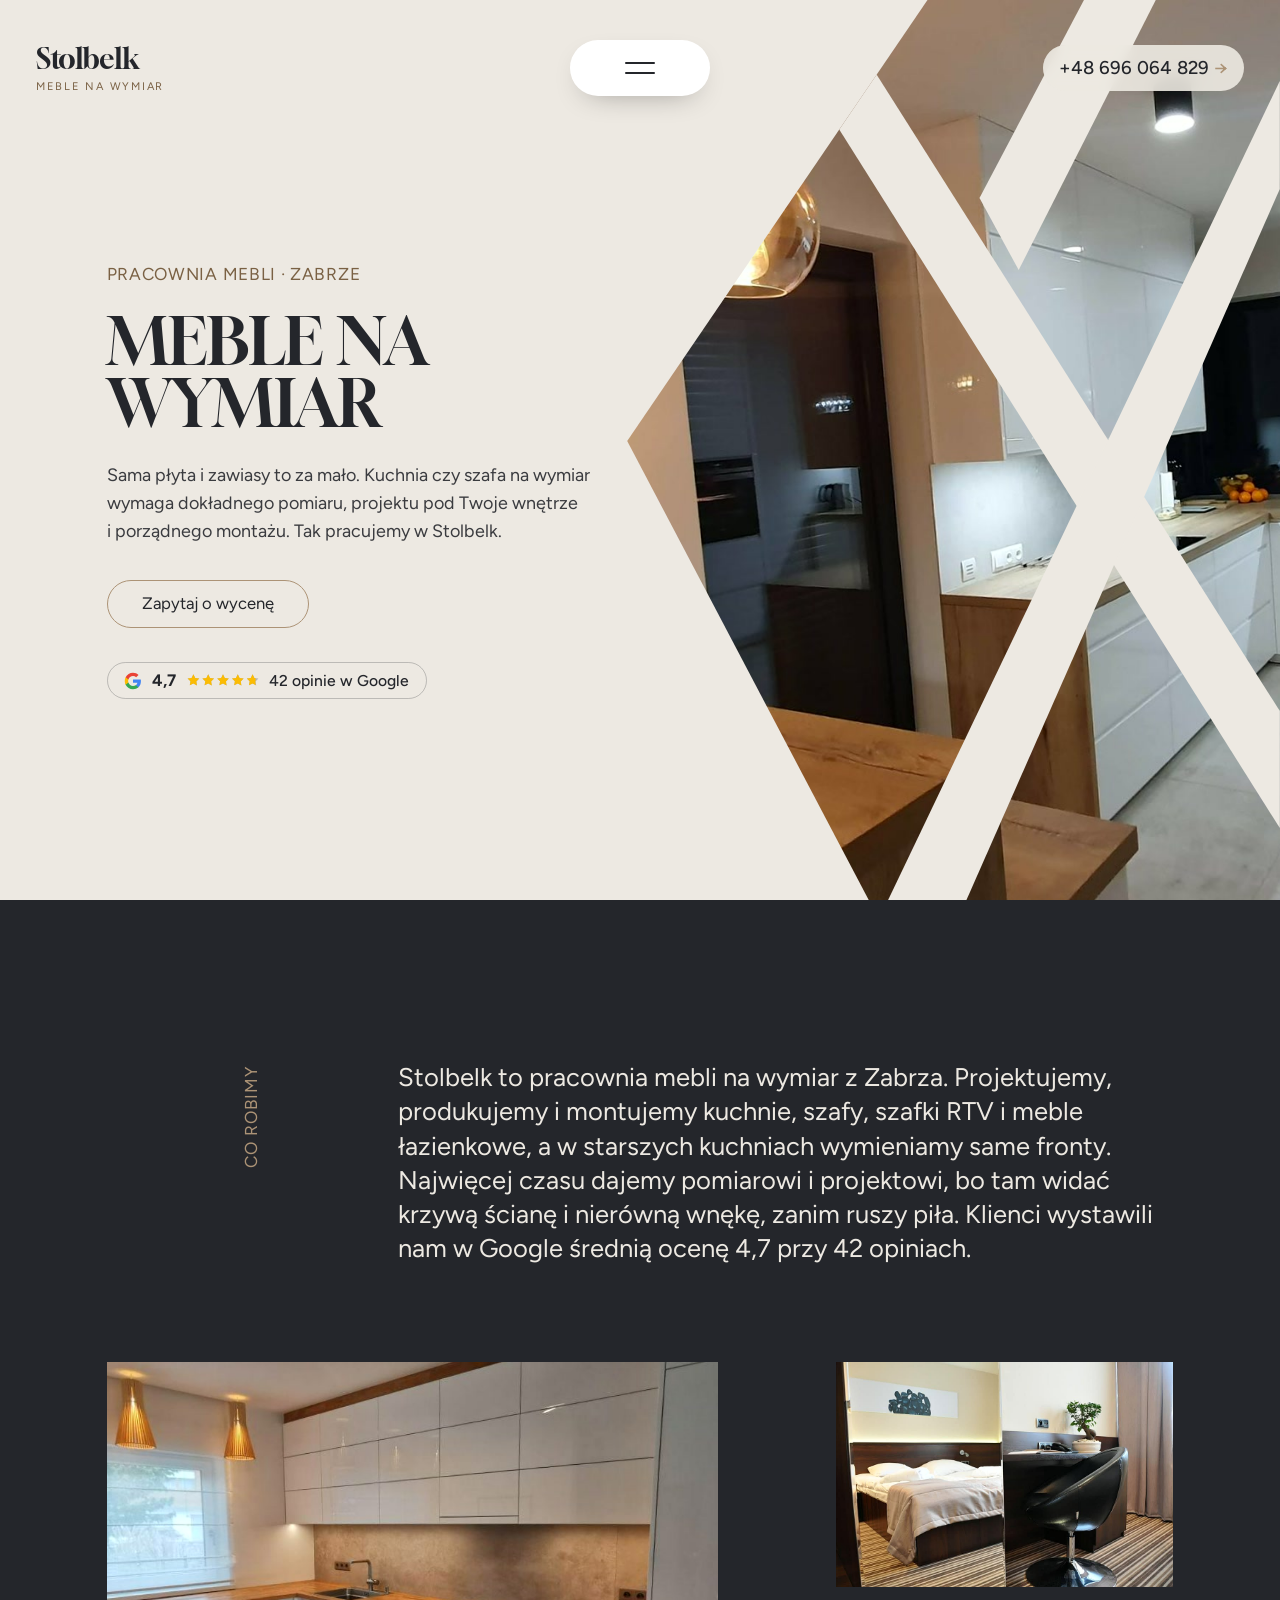
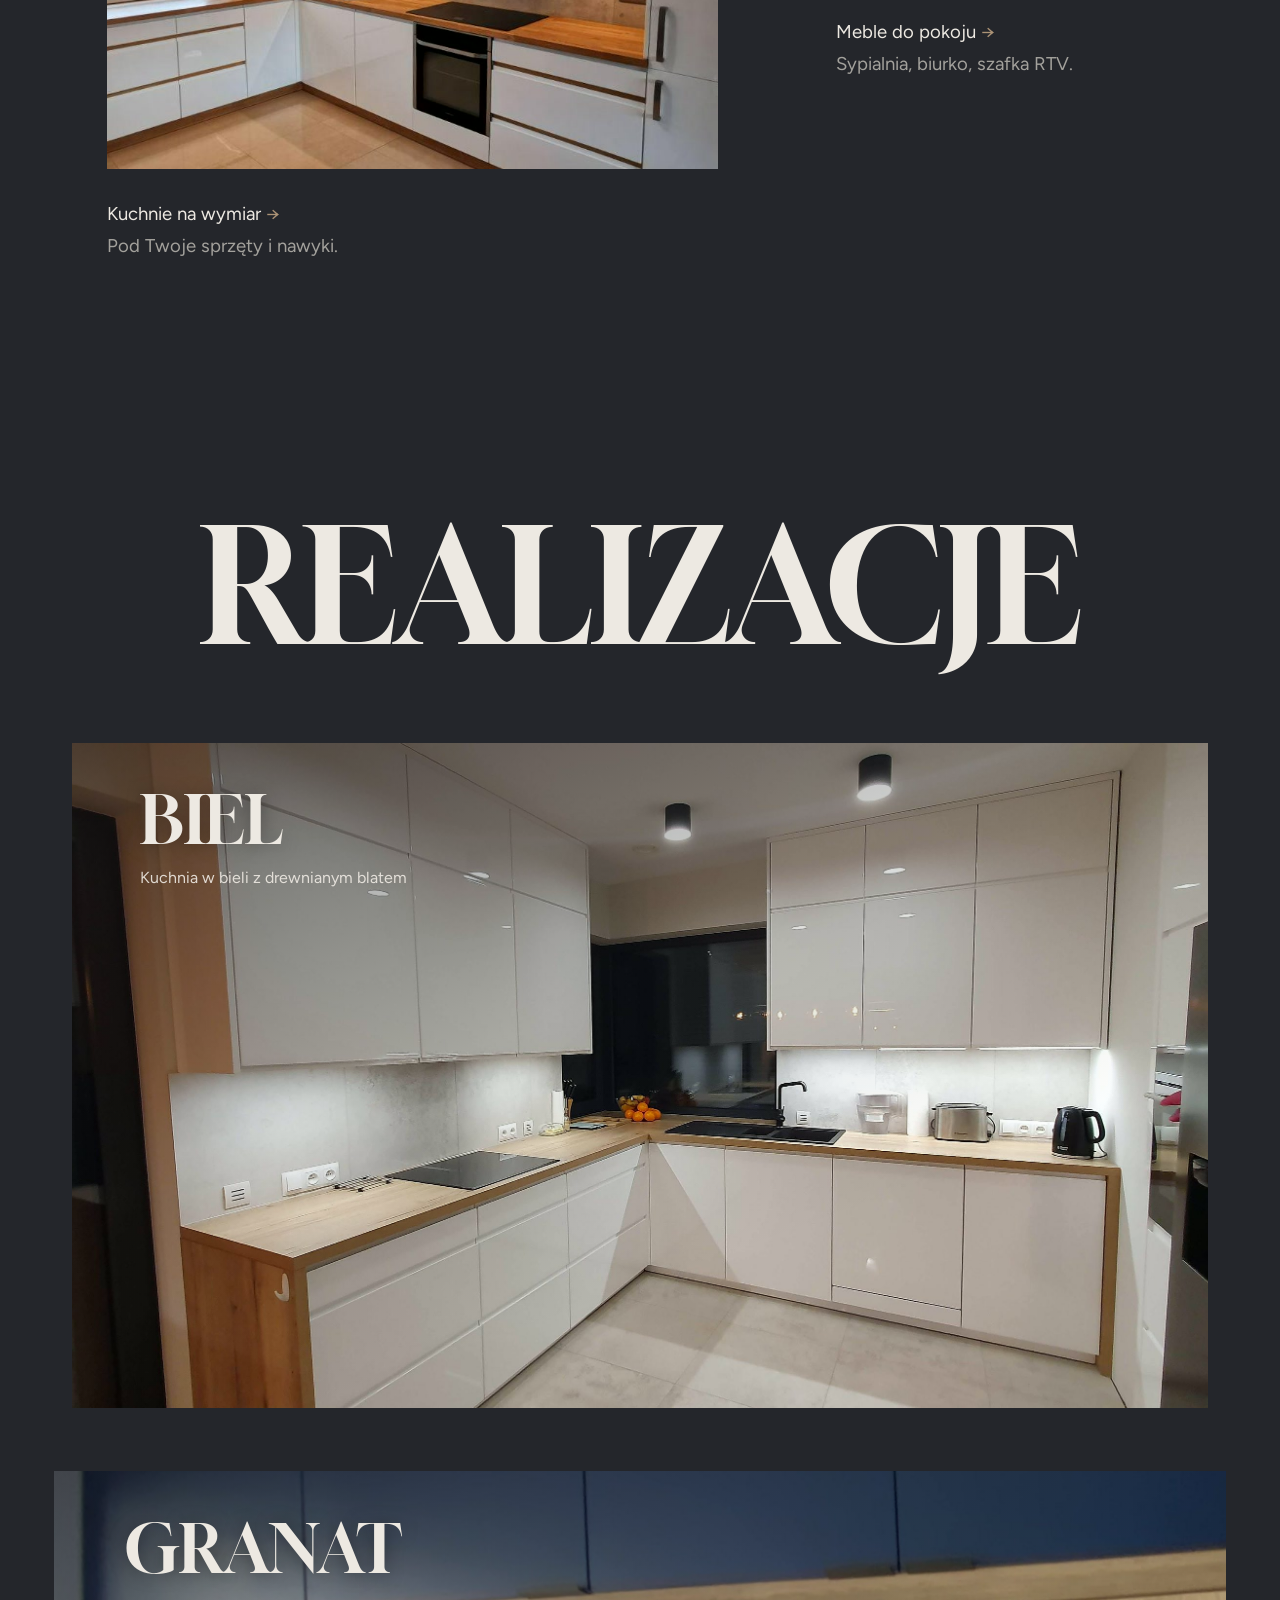
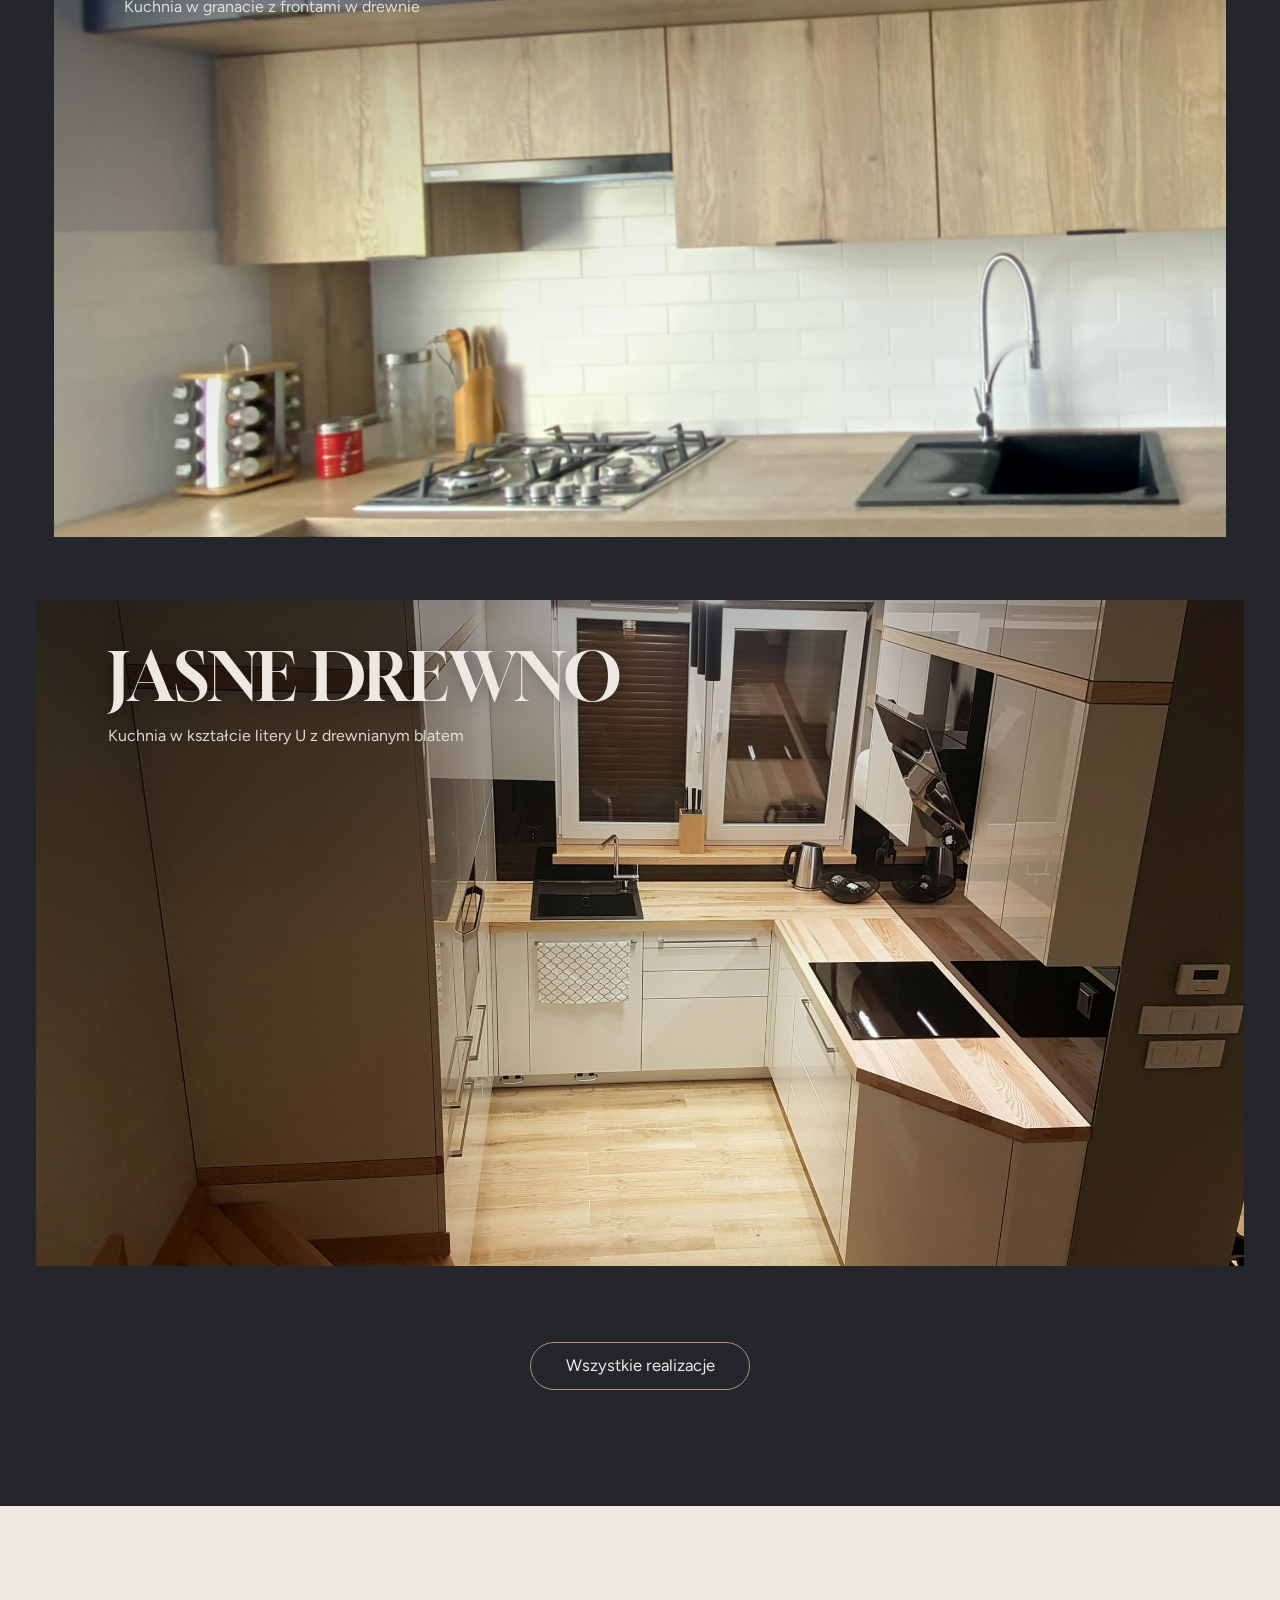
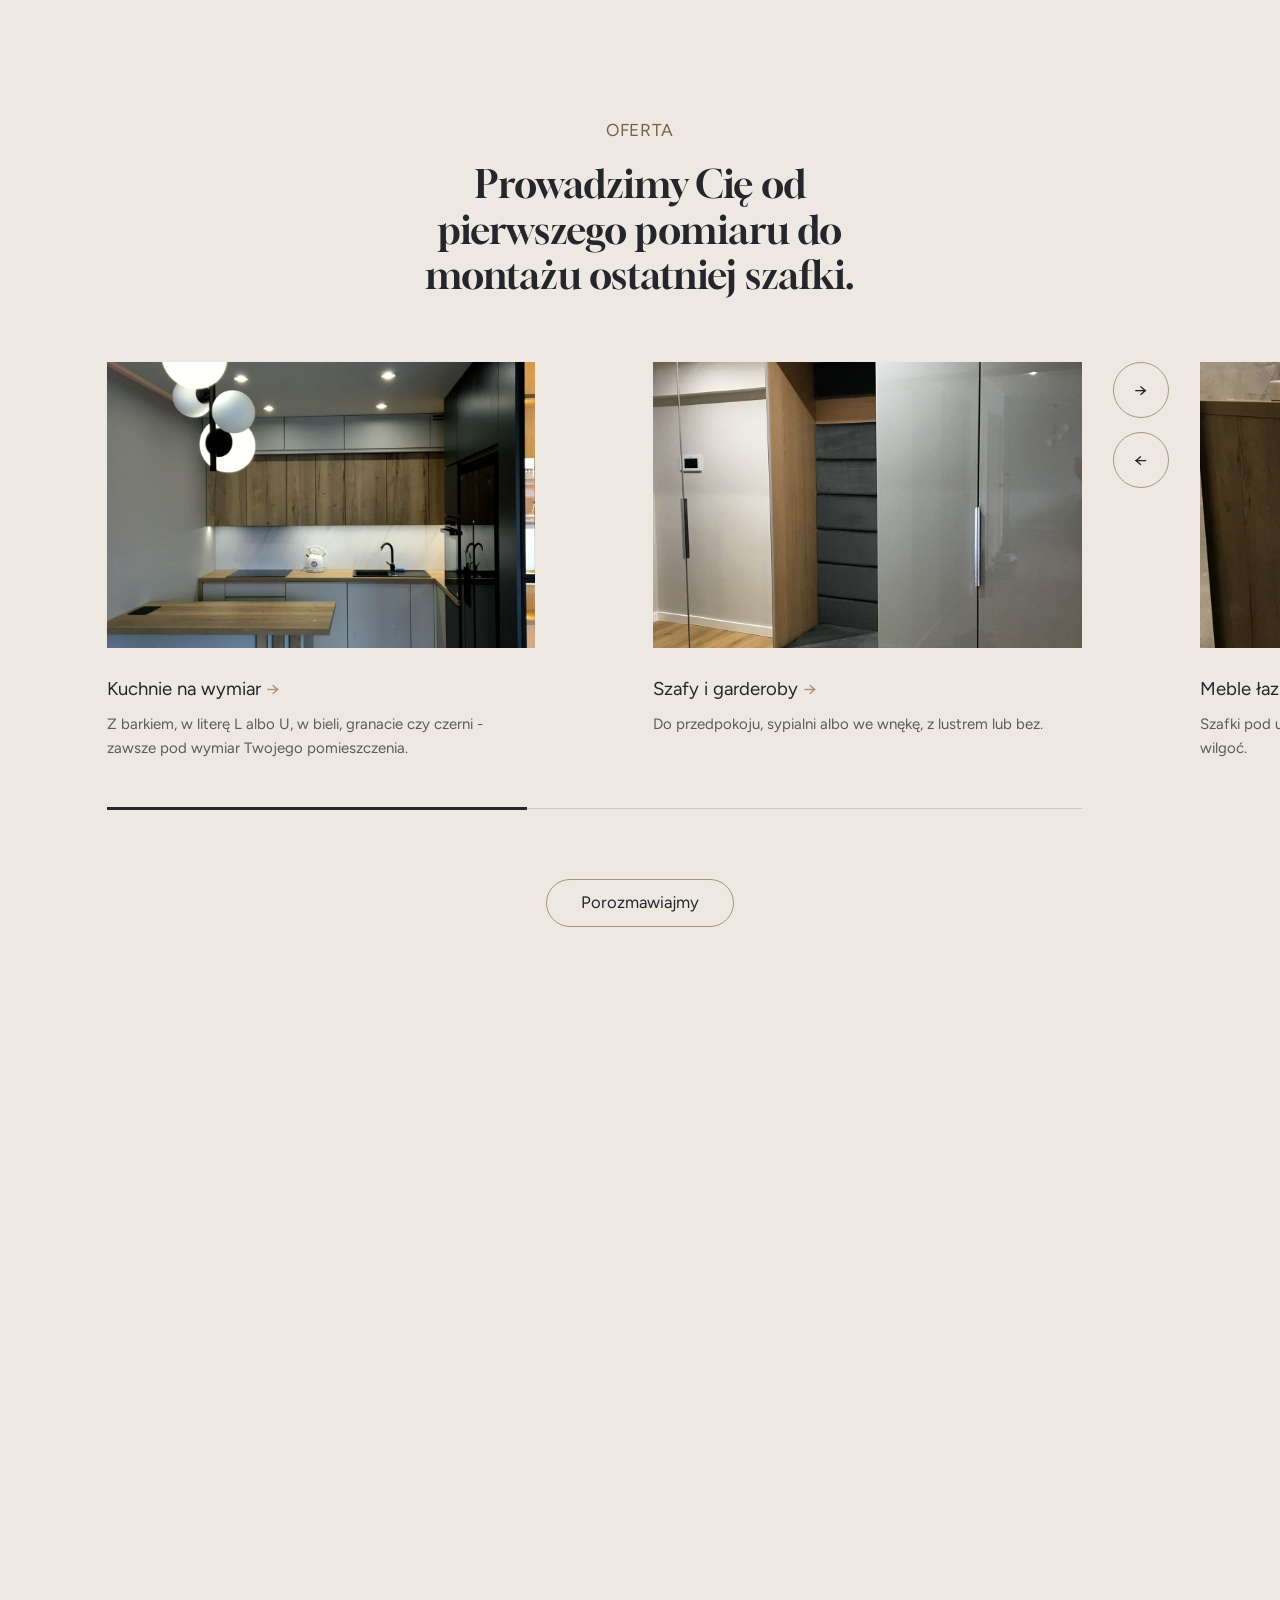
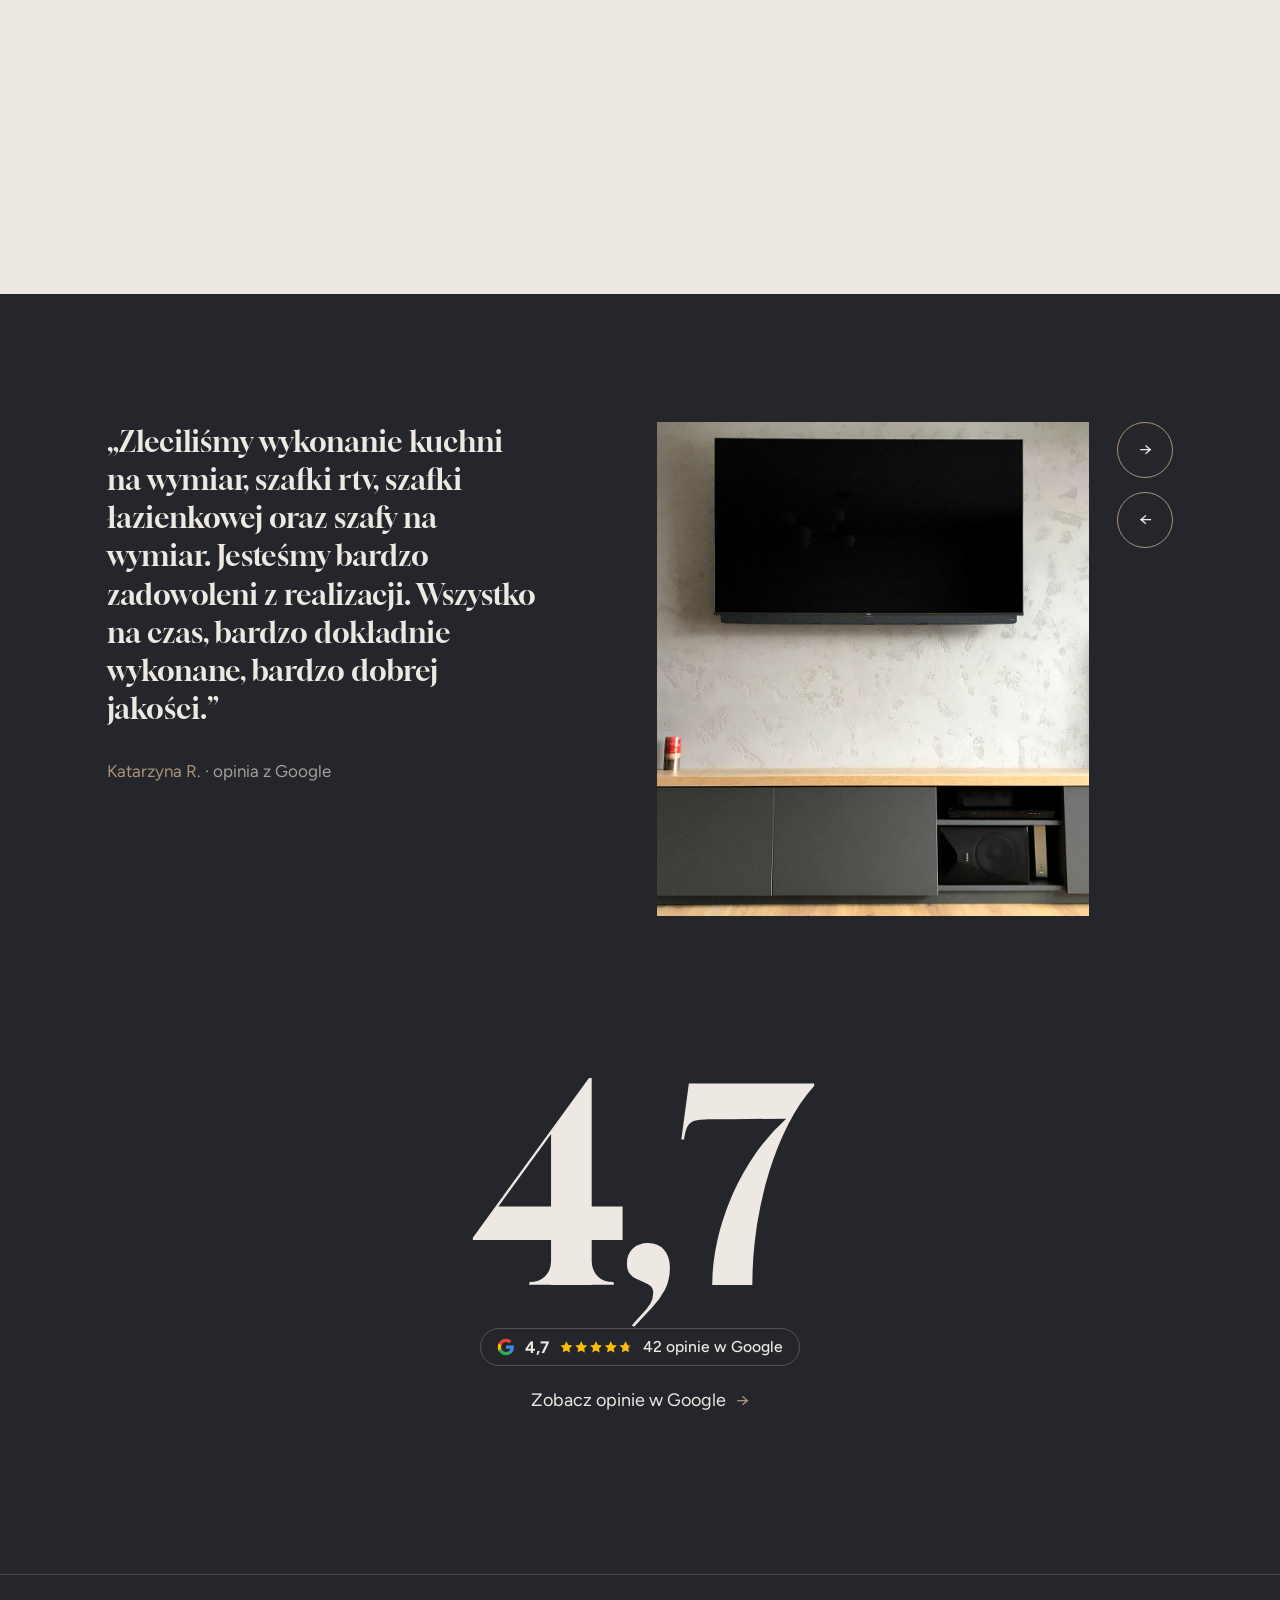
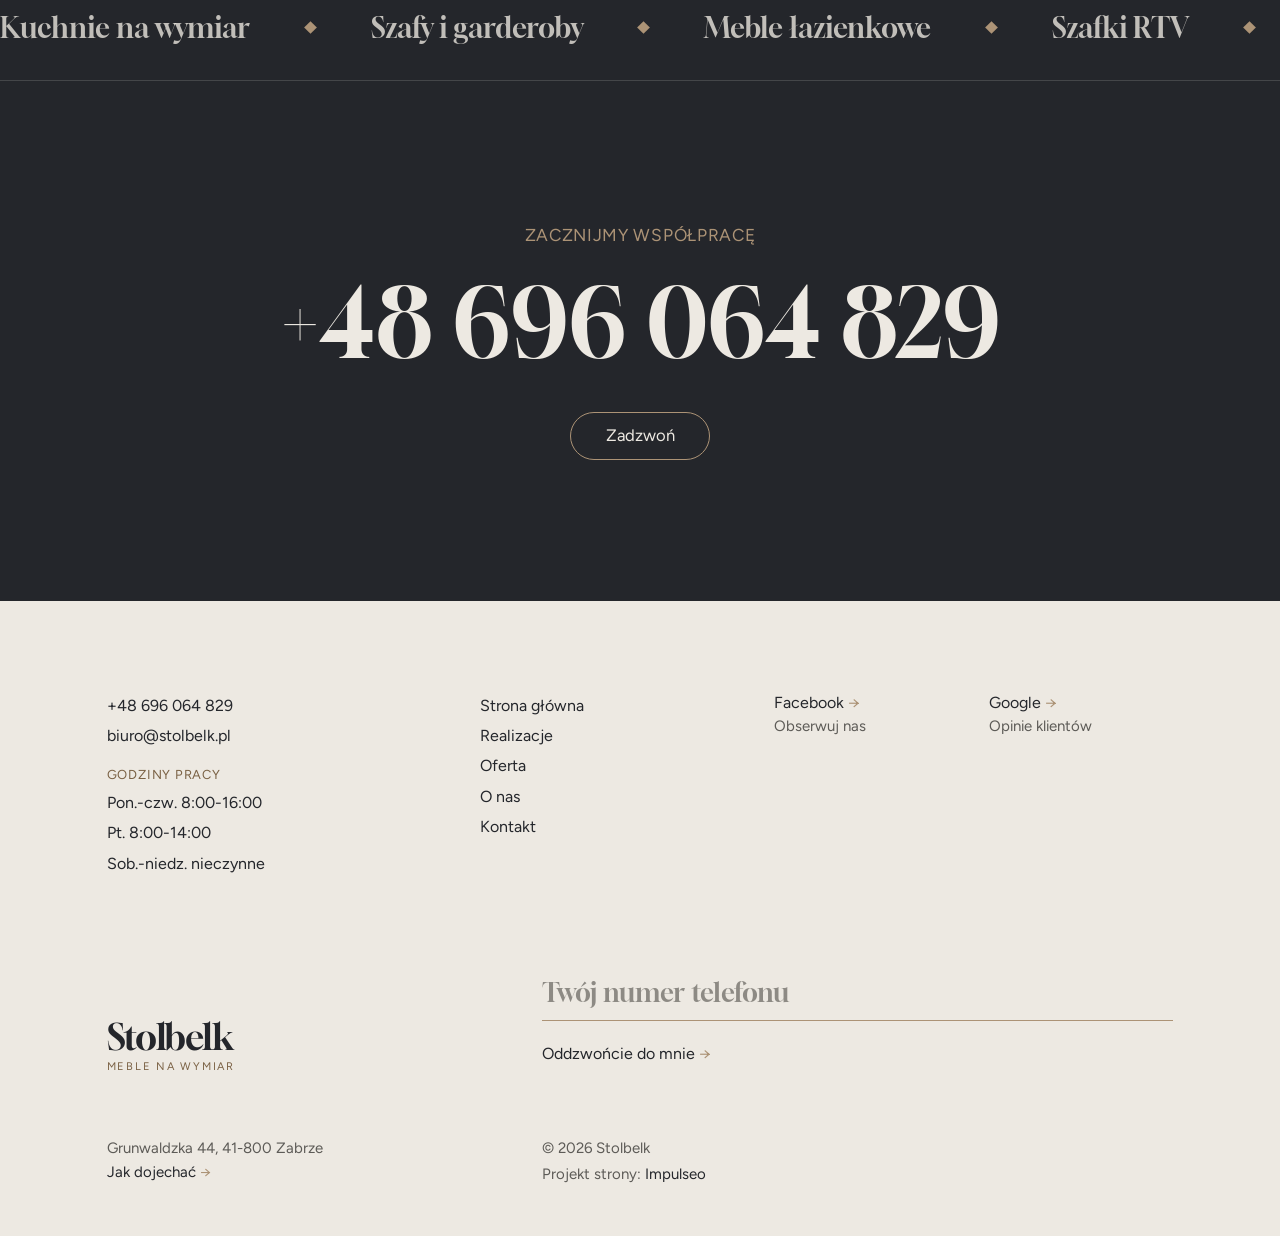
<file: index.html>
<!DOCTYPE html>
<html lang="pl">
<head>
<meta charset="UTF-8">
<meta name="viewport" content="width=device-width, initial-scale=1.0">
<title>Stolbelk - meble na wymiar w Zabrzu: kuchnie, szafy, łazienki</title>
<meta name="description" content="Stolbelk z Zabrza: kuchnie, szafy i meble łazienkowe na wymiar. Pomiar, projekt, własna produkcja i montaż. Zadzwoń: +48 696 064 829.">
<link rel="canonical" href="https://impulseo-pl.github.io/stolbelk/">
<meta name="robots" content="noindex, nofollow">
<meta name="theme-color" content="#ede9e2">
<meta property="og:type" content="website">
<meta property="og:locale" content="pl_PL">
<meta property="og:site_name" content="Stolbelk">
<meta property="og:title" content="Stolbelk - meble na wymiar w Zabrzu: kuchnie, szafy, łazienki">
<meta property="og:description" content="Stolbelk z Zabrza: kuchnie, szafy i meble łazienkowe na wymiar. Pomiar, projekt, własna produkcja i montaż. Zadzwoń: +48 696 064 829.">
<meta property="og:url" content="https://impulseo-pl.github.io/stolbelk/">
<meta property="og:image" content="https://impulseo-pl.github.io/stolbelk/img/og.jpg">
<meta property="og:image:width" content="1200">
<meta property="og:image:height" content="630">
<meta name="twitter:card" content="summary_large_image">
<script type="application/ld+json">{"@context": "https://schema.org", "@type": "LocalBusiness", "name": "Stolbelk", "url": "https://impulseo-pl.github.io/stolbelk/", "telephone": "+48696064829", "email": "biuro@stolbelk.pl", "image": "https://impulseo-pl.github.io/stolbelk/img/og.jpg", "address": {"@type": "PostalAddress", "streetAddress": "Grunwaldzka 44", "postalCode": "41-800", "addressLocality": "Zabrze", "addressCountry": "PL"}, "geo": {"@type": "GeoCoordinates", "latitude": 50.3116658, "longitude": 18.7596633}, "openingHours": ["Mo-Th 08:00-16:00", "Fr 08:00-14:00"], "aggregateRating": {"@type": "AggregateRating", "ratingValue": "4.7", "reviewCount": "42"}, "areaServed": "Zabrze", "sameAs": ["https://www.facebook.com/Stolbelk/", "https://www.google.com/maps/place/Stolbelk/@50.3116658,18.7596633,714m/data=!3m2!1e3!4b1!4m6!3m5!1s0x4711321ceafa0b5f:0x9265c078d352d587!8m2!3d50.3116658!4d18.7596633!16s%2Fg%2F1tfq7z1x"]}</script>
<link rel="preconnect" href="https://fonts.googleapis.com">
<link rel="preconnect" href="https://fonts.gstatic.com" crossorigin>
<link href="https://fonts.googleapis.com/css2?family=Gloock&family=Figtree:wght@400;500;600&display=swap" rel="stylesheet">
<link rel="stylesheet" href="assets/styles.css?v=20261013">
</head>
<body>

<header class="kh">
  <a class="kh-logo" href="index.html" aria-label="Stolbelk - strona główna"><span class="kh-name">Stolbelk</span><span class="kh-sub">Meble na wymiar</span></a>
  <a class="kh-phone" href="tel:+48696064829">+48 696 064 829 <span class="arr">→</span></a>
</header>
<button class="kh-menu" type="button" aria-expanded="false" aria-controls="menu"><span></span><span></span><b class="sr">Menu</b></button>
<div class="km" id="menu" aria-hidden="true">
  <a class="km-logo kh-logo" href="index.html"><span class="kh-name">Stolbelk</span><span class="kh-sub">Meble na wymiar</span></a>
  <div class="km-cols">
    <nav class="km-main" aria-label="Menu główne"><a href="index.html" aria-current="page">Strona główna</a><a href="realizacje.html">Realizacje</a><a href="oferta.html">Oferta</a><a href="o-nas.html">O&nbsp;nas</a><a href="kontakt.html">Kontakt</a></nav>
    <div class="km-col">
      <div class="km-ttl">Oferta</div>
      <a href="oferta.html#kuchnie">Kuchnie na wymiar</a>
      <a href="oferta.html#szafy">Szafy i&nbsp;garderoby</a>
      <a href="oferta.html#lazienki">Meble łazienkowe</a>
      <a href="oferta.html#pokoje">Meble do pokoju i&nbsp;RTV</a>
      <a href="oferta.html#fronty">Wymiana frontów</a>
    </div>
    <div class="km-col">
      <div class="km-ttl">Pracownia</div>
      <span>Grunwaldzka 44, 41-800 Zabrze</span>
      <span>Pon.-czw. 8:00-16:00</span>
      <span>Pt. 8:00-14:00</span>
    </div>
  </div>
  <div class="km-bot">
    <a href="https://www.facebook.com/Stolbelk/" target="_blank" rel="noopener">Facebook <small>Obserwuj nas</small></a>
    <a href="https://www.google.com/maps/place/Stolbelk/@50.3116658,18.7596633,714m/data=!3m2!1e3!4b1!4m6!3m5!1s0x4711321ceafa0b5f:0x9265c078d352d587!8m2!3d50.3116658!4d18.7596633!16s%2Fg%2F1tfq7z1x" target="_blank" rel="noopener">Google <small>Opinie klientów</small></a>
    <a href="tel:+48696064829">+48 696 064 829 <small>Zadzwoń</small></a>
    <a href="mailto:biuro@stolbelk.pl">biuro@stolbelk.pl <small>Napisz</small></a>
  </div>
</div>
<main>

<section class="k-hero">
  <div class="k-hero-copy">
    <p class="k-label">Pracownia mebli · Zabrze</p>
    <h1>Meble na wymiar</h1>
    <p class="k-lead">Sama płyta i&nbsp;zawiasy to za mało. Kuchnia czy szafa na wymiar wymaga dokładnego pomiaru, projektu pod Twoje wnętrze i&nbsp;porządnego montażu. Tak pracujemy w&nbsp;Stolbelk.</p>
    <a class="k-btn" href="kontakt.html">Zapytaj o&nbsp;wycenę</a>
    <div class="k-hero-trust"><span class="g-badge"><svg class="gb-ico" viewBox="0 0 24 24" width="18" height="18" aria-hidden="true"><path fill="#4285F4" d="M22.56 12.25c0-.78-.07-1.53-.2-2.25H12v4.26h5.92c-.26 1.37-1.04 2.53-2.21 3.31v2.77h3.57c2.08-1.92 3.28-4.74 3.28-8.09z"/><path fill="#34A853" d="M12 23c2.97 0 5.46-.98 7.28-2.66l-3.57-2.77c-.98.66-2.23 1.06-3.71 1.06-2.86 0-5.29-1.93-6.16-4.53H2.18v2.84C3.99 20.53 7.7 23 12 23z"/><path fill="#FBBC05" d="M5.84 14.09c-.22-.66-.35-1.36-.35-2.09s.13-1.43.35-2.09V7.07H2.18C1.43 8.55 1 10.22 1 12s.43 3.45 1.18 4.93l2.85-2.22.81-.62z"/><path fill="#EA4335" d="M12 5.38c1.62 0 3.06.56 4.21 1.64l3.15-3.15C17.45 2.09 14.97 1 12 1 7.7 1 3.99 3.47 2.18 7.07l3.66 2.84c.87-2.6 3.3-4.53 6.16-4.53z"/></svg><b class="gb-ocena">4,7</b><svg class="gb-stars" viewBox="0 0 90 18" width="74" height="14.8" aria-hidden="true"><g fill="currentColor" opacity=".26"><path transform="translate(0,0)" d="M9 1.6l2.2 4.46 4.92.72-3.56 3.47.84 4.9L9 12.74l-4.4 2.31.84-4.9L1.88 6.68l4.92-.72L9 1.6Z"/><path transform="translate(18,0)" d="M9 1.6l2.2 4.46 4.92.72-3.56 3.47.84 4.9L9 12.74l-4.4 2.31.84-4.9L1.88 6.68l4.92-.72L9 1.6Z"/><path transform="translate(36,0)" d="M9 1.6l2.2 4.46 4.92.72-3.56 3.47.84 4.9L9 12.74l-4.4 2.31.84-4.9L1.88 6.68l4.92-.72L9 1.6Z"/><path transform="translate(54,0)" d="M9 1.6l2.2 4.46 4.92.72-3.56 3.47.84 4.9L9 12.74l-4.4 2.31.84-4.9L1.88 6.68l4.92-.72L9 1.6Z"/><path transform="translate(72,0)" d="M9 1.6l2.2 4.46 4.92.72-3.56 3.47.84 4.9L9 12.74l-4.4 2.31.84-4.9L1.88 6.68l4.92-.72L9 1.6Z"/></g><clipPath id="gs1"><rect x="0" y="0" width="84.6" height="18"/></clipPath><g fill="#FBBC04" clip-path="url(#gs1)"><path transform="translate(0,0)" d="M9 1.6l2.2 4.46 4.92.72-3.56 3.47.84 4.9L9 12.74l-4.4 2.31.84-4.9L1.88 6.68l4.92-.72L9 1.6Z"/><path transform="translate(18,0)" d="M9 1.6l2.2 4.46 4.92.72-3.56 3.47.84 4.9L9 12.74l-4.4 2.31.84-4.9L1.88 6.68l4.92-.72L9 1.6Z"/><path transform="translate(36,0)" d="M9 1.6l2.2 4.46 4.92.72-3.56 3.47.84 4.9L9 12.74l-4.4 2.31.84-4.9L1.88 6.68l4.92-.72L9 1.6Z"/><path transform="translate(54,0)" d="M9 1.6l2.2 4.46 4.92.72-3.56 3.47.84 4.9L9 12.74l-4.4 2.31.84-4.9L1.88 6.68l4.92-.72L9 1.6Z"/><path transform="translate(72,0)" d="M9 1.6l2.2 4.46 4.92.72-3.56 3.47.84 4.9L9 12.74l-4.4 2.31.84-4.9L1.88 6.68l4.92-.72L9 1.6Z"/></g></svg><span class="gb-txt">42 opinie w&nbsp;Google</span></span></div>
  </div>
  <div class="k-hero-art">
    <img src="img/hero.jpg" alt="Kuchnia na wymiar Stolbelk: białe fronty na wysoki połysk, drewniany blat i trzy lampy" width="2334" height="1058" fetchpriority="high">
    <svg class="k-bands" viewBox="0 0 100 100" preserveAspectRatio="none" aria-hidden="true"><polygon points="20,0 31,0 100,79 100,92"/><polygon points="100,9 100,21 52,100 40,100"/><polygon points="70,0 81,0 60,30 54,22"/></svg>
  </div>
</section>

<section class="k-dark k-intro">
  <div class="wrap k-wrap k-intro-grid rv">
    <p class="k-vlabel">Co robimy</p>
    <p class="k-intro-txt">Stolbelk to pracownia mebli na wymiar z&nbsp;Zabrza. Projektujemy, produkujemy i&nbsp;montujemy kuchnie, szafy, szafki RTV i&nbsp;meble łazienkowe, a&nbsp;w starszych kuchniach wymieniamy same fronty. Najwięcej czasu dajemy pomiarowi i&nbsp;projektowi, bo tam widać krzywą ścianę i&nbsp;nierówną wnękę, zanim ruszy piła. Klienci wystawili nam w&nbsp;Google średnią ocenę 4,7 przy 42 opiniach.</p>
  </div>
  <div class="wrap k-wrap k-iwt">
    <a class="k-iwt-item k-iwt-big rv" href="oferta.html#kuchnie"><div class="k-ph-img"><img src="img/g8.jpg" alt="Biała kuchnia na wymiar pod oknem - realizacja Stolbelk" width="1248" height="554" decoding="async"></div><span class="k-iwt-t">Kuchnie na wymiar <span class="arr">→</span></span><span class="k-iwt-s">Pod Twoje sprzęty i&nbsp;nawyki.</span></a>
    <a class="k-iwt-item k-iwt-small rv" href="oferta.html#pokoje"><div class="k-ph-img"><img src="img/g10.jpg" alt="Meble do sypialni: łóżko z zagłówkiem i biurko - realizacja Stolbelk" width="960" height="638" decoding="async"></div><span class="k-iwt-t">Meble do pokoju <span class="arr">→</span></span><span class="k-iwt-s">Sypialnia, biurko, szafka RTV.</span></a>
  </div>
</section>

<section class="k-dark k-work">
  <h2 class="k-giant rv">Realizacje</h2>
  <div class="k-stack">
    <a class="k-card" href="realizacje.html" style="--i:0"><img src="img/g1.jpg" alt="Realizacja Stolbelk: kuchnia w bieli z drewnianym blatem" width="2880" height="1365" loading="lazy" decoding="async"><span class="k-card-name">Biel</span><span class="k-card-cap">Kuchnia w&nbsp;bieli z&nbsp;drewnianym blatem</span></a>
    <a class="k-card" href="realizacje.html" style="--i:1"><img src="img/g7.jpg" alt="Realizacja Stolbelk: kuchnia w granacie z frontami w drewnie" width="2398" height="1858" loading="lazy" decoding="async"><span class="k-card-name">Granat</span><span class="k-card-cap">Kuchnia w&nbsp;granacie z&nbsp;frontami w&nbsp;drewnie</span></a>
    <a class="k-card" href="realizacje.html" style="--i:2"><img src="img/g9.jpg" alt="Realizacja Stolbelk: kuchnia w kształcie litery u z drewnianym blatem" width="2200" height="1253" loading="lazy" decoding="async"><span class="k-card-name">Jasne drewno</span><span class="k-card-cap">Kuchnia w&nbsp;kształcie litery U&nbsp;z drewnianym blatem</span></a>
  </div>
  <div class="k-center"><a class="k-btn" href="realizacje.html">Wszystkie realizacje</a></div>
</section>

<section class="k-svc">
  <div class="wrap k-wrap k-center rv">
    <p class="k-label">Oferta</p>
    <h2 class="k-h2">Prowadzimy Cię od pierwszego pomiaru do montażu ostatniej szafki.</h2>
  </div>
  <div class="k-car wrap" data-car>
    <div class="k-car-track">
        <article class="k-car-item"><a href="oferta.html#kuchnie"><div class="k-ph-img"><img src="img/g2.jpg" alt="Kuchnie na wymiar - Stolbelk" width="1154" height="1554" loading="lazy" decoding="async"></div></a><h3><a href="oferta.html#kuchnie">Kuchnie na wymiar <span class="arr">→</span></a></h3><p>Z&nbsp;barkiem, w&nbsp;literę L albo U, w&nbsp;bieli, granacie czy czerni - zawsze pod wymiar Twojego pomieszczenia.</p></article>
        <article class="k-car-item"><a href="oferta.html#szafy"><div class="k-ph-img"><img src="img/g3.jpg" alt="Szafy i garderoby - Stolbelk" width="1200" height="1600" loading="lazy" decoding="async"></div></a><h3><a href="oferta.html#szafy">Szafy i&nbsp;garderoby <span class="arr">→</span></a></h3><p>Do przedpokoju, sypialni albo we wnękę, z&nbsp;lustrem lub bez.</p></article>
        <article class="k-car-item"><a href="oferta.html#lazienki"><div class="k-ph-img"><img src="img/g4.jpg" alt="Meble łazienkowe - Stolbelk" width="1168" height="1564" loading="lazy" decoding="async"></div></a><h3><a href="oferta.html#lazienki">Meble łazienkowe <span class="arr">→</span></a></h3><p>Szafki pod umywalkę i&nbsp;obok pralki, z&nbsp;materiałów, które znoszą wilgoć.</p></article>
        <article class="k-car-item"><a href="oferta.html#fronty"><div class="k-ph-img"><img src="img/about.jpg" alt="Wymiana frontów - Stolbelk" width="1212" height="1536" loading="lazy" decoding="async"></div></a><h3><a href="oferta.html#fronty">Wymiana frontów <span class="arr">→</span></a></h3><p>Nowy wygląd starej kuchni bez rozbierania całej zabudowy.</p></article>
        <article class="k-car-item"><a href="oferta.html#projekt"><div class="k-ph-img"><img src="img/g5.jpg" alt="Pomiar i projekt - Stolbelk" width="1204" height="1530" loading="lazy" decoding="async"></div></a><h3><a href="oferta.html#projekt">Pomiar i&nbsp;projekt <span class="arr">→</span></a></h3><p>Zanim cokolwiek wytniemy, widzisz gotowy projekt na swoich wymiarach.</p></article>
    </div>
    <div class="k-car-nav"><button class="k-round" type="button" data-dir="1" aria-label="Następna usługa">→</button><button class="k-round" type="button" data-dir="-1" aria-label="Poprzednia usługa">←</button></div>
    <div class="k-car-bar" aria-hidden="true"><span></span></div>
  </div>
  <div class="k-center"><a class="k-btn" href="kontakt.html">Porozmawiajmy</a></div>
</section>

<section class="stopklatka" aria-hidden="true">
  <div class="stk-bg" style="background-image:url(img/g6.jpg)"></div>
</section>

<section class="k-dark opinie k-op" aria-label="Opinie klientów">
  <div class="wrap k-wrap">
    <div class="k-op-box" data-op>
      <div class="k-op-slides">
        <figure class="k-op-slide is-on" aria-hidden="false">
          <div><blockquote>„Zleciliśmy wykonanie kuchni na wymiar, szafki rtv, szafki łazienkowej oraz szafy na wymiar. Jesteśmy bardzo zadowoleni z&nbsp;realizacji. Wszystko na czas, bardzo dokładnie wykonane, bardzo dobrej jakości.”</blockquote><figcaption>Katarzyna R. <span>· opinia z&nbsp;Google</span></figcaption></div>
          <div class="k-op-img"><img src="img/g13.jpg" alt="Szafka RTV na wymiar z realizacji Stolbelk" width="1600" height="1200" loading="lazy" decoding="async"></div>
        </figure>
        <figure class="k-op-slide" aria-hidden="true">
          <div><blockquote>„Z&nbsp;czystym sumieniem mogę polecić firmę Stolbelk. Meble kuchenne służą nam ponad pół roku i&nbsp;poza tym, że są świetnie wykonane, są też bardzo funkcjonalne dzięki dobrze wykonanemu projektowi.”</blockquote><figcaption>Agnieszka W. <span>· opinia z&nbsp;Google</span></figcaption></div>
          <div class="k-op-img"><img src="img/g11.jpg" alt="Kuchnia z barkiem i lampami - realizacja Stolbelk" width="722" height="1716" loading="lazy" decoding="async"></div>
        </figure>
        <figure class="k-op-slide" aria-hidden="true">
          <div><blockquote>„Jesteśmy bardzo zadowoleni z&nbsp;montażu naszej zabudowy meblowej. Panowie zastosowali i&nbsp;zrealizowali świetne rozwiązania, których sami nie wymyślilibyśmy. Świetny kontakt z&nbsp;firmą i&nbsp;fajne konkurencyjne ceny!”</blockquote><figcaption>Paweł M. <span>· opinia z&nbsp;Google</span></figcaption></div>
          <div class="k-op-img"><img src="img/g12.jpg" alt="Czarna zabudowa z lodówką i piekarnikiem - realizacja Stolbelk" width="1240" height="1558" loading="lazy" decoding="async"></div>
        </figure>
      </div>
      <div class="k-op-nav"><button class="k-round" type="button" data-dir="1" aria-label="Następna opinia">→</button><button class="k-round" type="button" data-dir="-1" aria-label="Poprzednia opinia">←</button></div>
    </div>
  </div>
  <div class="k-kudos">
    <p class="k-giant rv" aria-hidden="true">4,7</p>
    <p class="op-meta"><span class="g-badge"><svg class="gb-ico" viewBox="0 0 24 24" width="18" height="18" aria-hidden="true"><path fill="#4285F4" d="M22.56 12.25c0-.78-.07-1.53-.2-2.25H12v4.26h5.92c-.26 1.37-1.04 2.53-2.21 3.31v2.77h3.57c2.08-1.92 3.28-4.74 3.28-8.09z"/><path fill="#34A853" d="M12 23c2.97 0 5.46-.98 7.28-2.66l-3.57-2.77c-.98.66-2.23 1.06-3.71 1.06-2.86 0-5.29-1.93-6.16-4.53H2.18v2.84C3.99 20.53 7.7 23 12 23z"/><path fill="#FBBC05" d="M5.84 14.09c-.22-.66-.35-1.36-.35-2.09s.13-1.43.35-2.09V7.07H2.18C1.43 8.55 1 10.22 1 12s.43 3.45 1.18 4.93l2.85-2.22.81-.62z"/><path fill="#EA4335" d="M12 5.38c1.62 0 3.06.56 4.21 1.64l3.15-3.15C17.45 2.09 14.97 1 12 1 7.7 1 3.99 3.47 2.18 7.07l3.66 2.84c.87-2.6 3.3-4.53 6.16-4.53z"/></svg><b class="gb-ocena">4,7</b><svg class="gb-stars" viewBox="0 0 90 18" width="74" height="14.8" aria-hidden="true"><g fill="currentColor" opacity=".26"><path transform="translate(0,0)" d="M9 1.6l2.2 4.46 4.92.72-3.56 3.47.84 4.9L9 12.74l-4.4 2.31.84-4.9L1.88 6.68l4.92-.72L9 1.6Z"/><path transform="translate(18,0)" d="M9 1.6l2.2 4.46 4.92.72-3.56 3.47.84 4.9L9 12.74l-4.4 2.31.84-4.9L1.88 6.68l4.92-.72L9 1.6Z"/><path transform="translate(36,0)" d="M9 1.6l2.2 4.46 4.92.72-3.56 3.47.84 4.9L9 12.74l-4.4 2.31.84-4.9L1.88 6.68l4.92-.72L9 1.6Z"/><path transform="translate(54,0)" d="M9 1.6l2.2 4.46 4.92.72-3.56 3.47.84 4.9L9 12.74l-4.4 2.31.84-4.9L1.88 6.68l4.92-.72L9 1.6Z"/><path transform="translate(72,0)" d="M9 1.6l2.2 4.46 4.92.72-3.56 3.47.84 4.9L9 12.74l-4.4 2.31.84-4.9L1.88 6.68l4.92-.72L9 1.6Z"/></g><clipPath id="gs2"><rect x="0" y="0" width="84.6" height="18"/></clipPath><g fill="#FBBC04" clip-path="url(#gs2)"><path transform="translate(0,0)" d="M9 1.6l2.2 4.46 4.92.72-3.56 3.47.84 4.9L9 12.74l-4.4 2.31.84-4.9L1.88 6.68l4.92-.72L9 1.6Z"/><path transform="translate(18,0)" d="M9 1.6l2.2 4.46 4.92.72-3.56 3.47.84 4.9L9 12.74l-4.4 2.31.84-4.9L1.88 6.68l4.92-.72L9 1.6Z"/><path transform="translate(36,0)" d="M9 1.6l2.2 4.46 4.92.72-3.56 3.47.84 4.9L9 12.74l-4.4 2.31.84-4.9L1.88 6.68l4.92-.72L9 1.6Z"/><path transform="translate(54,0)" d="M9 1.6l2.2 4.46 4.92.72-3.56 3.47.84 4.9L9 12.74l-4.4 2.31.84-4.9L1.88 6.68l4.92-.72L9 1.6Z"/><path transform="translate(72,0)" d="M9 1.6l2.2 4.46 4.92.72-3.56 3.47.84 4.9L9 12.74l-4.4 2.31.84-4.9L1.88 6.68l4.92-.72L9 1.6Z"/></g></svg><span class="gb-txt">42 opinie w&nbsp;Google</span></span></p>
    <p class="op-meta"><a class="op-google" href="https://www.google.com/maps/place/Stolbelk/@50.3116658,18.7596633,714m/data=!3m2!1e3!4b1!4m6!3m5!1s0x4711321ceafa0b5f:0x9265c078d352d587!8m2!3d50.3116658!4d18.7596633!16s%2Fg%2F1tfq7z1x" target="_blank" rel="noopener">Zobacz opinie w&nbsp;Google <span class="arr">→</span></a></p>
  </div>
  <div class="k-mq" aria-hidden="true"><div class="k-mq-track"><span>Kuchnie na wymiar</span><span>Szafy i&nbsp;garderoby</span><span>Meble łazienkowe</span><span>Szafki RTV</span><span>Wymiana frontów</span><span>Pomiar i&nbsp;projekt</span><span>Własna produkcja</span><span>Montaż</span><span>Kuchnie na wymiar</span><span>Szafy i&nbsp;garderoby</span><span>Meble łazienkowe</span><span>Szafki RTV</span><span>Wymiana frontów</span><span>Pomiar i&nbsp;projekt</span><span>Własna produkcja</span><span>Montaż</span></div></div>
</section>

<section class="k-dark k-cta cta">
  <div class="wrap k-wrap rv">
    <p class="k-label">Zacznijmy współpracę</p>
    <a class="k-phone-xl" href="tel:+48696064829">+48 696 064 829</a>
    <div><a class="k-btn" href="tel:+48696064829">Zadzwoń</a></div>
  </div>
</section>
</main>

<footer class="kf">
  <div class="wrap k-wrap">
    <div class="kf-top">
      <div class="kf-list">
        <a href="tel:+48696064829">+48 696 064 829</a>
        <a href="mailto:biuro@stolbelk.pl">biuro@stolbelk.pl</a>
        <span class="kf-h">Godziny pracy</span>
        <span>Pon.-czw. 8:00-16:00</span>
        <span>Pt. 8:00-14:00</span>
        <span>Sob.-niedz. nieczynne</span>
      </div>
      <div class="kf-list"><a href="index.html">Strona główna</a><a href="realizacje.html">Realizacje</a><a href="oferta.html">Oferta</a><a href="o-nas.html">O&nbsp;nas</a><a href="kontakt.html">Kontakt</a></div>
      <a class="soc" href="https://www.facebook.com/Stolbelk/" target="_blank" rel="noopener" aria-label="Facebook - Stolbelk"><span>Facebook <span class="arr">→</span></span><small>Obserwuj nas</small></a>
      <a class="soc" href="https://www.google.com/maps/place/Stolbelk/@50.3116658,18.7596633,714m/data=!3m2!1e3!4b1!4m6!3m5!1s0x4711321ceafa0b5f:0x9265c078d352d587!8m2!3d50.3116658!4d18.7596633!16s%2Fg%2F1tfq7z1x" target="_blank" rel="noopener" aria-label="Google - Stolbelk"><span>Google <span class="arr">→</span></span><small>Opinie klientów</small></a>
    </div>
    <div class="kf-mid">
      <a class="kf-logo kh-logo" href="index.html"><span class="kh-name">Stolbelk</span><span class="kh-sub">Meble na wymiar</span></a>
      <form class="kf-form" action="https://formsubmit.co/biuro@stolbelk.pl" method="POST">
        <input type="hidden" name="_subject" value="Prośba o telefon ze strony Stolbelk">
        <input type="hidden" name="_captcha" value="false">
        <label for="kf-tel">Twój numer telefonu</label>
        <input id="kf-tel" name="telefon" type="tel" placeholder="Twój numer telefonu" required>
        <button type="submit">Oddzwońcie do mnie <span class="arr">→</span></button>
      </form>
    </div>
    <div class="kf-bot">
      <div>Grunwaldzka 44, 41-800 Zabrze<br><a href="https://www.google.com/maps/place/Stolbelk/@50.3116658,18.7596633,714m/data=!3m2!1e3!4b1!4m6!3m5!1s0x4711321ceafa0b5f:0x9265c078d352d587!8m2!3d50.3116658!4d18.7596633!16s%2Fg%2F1tfq7z1x" target="_blank" rel="noopener">Jak dojechać <span class="arr">→</span></a></div>
      <div class="kf-copy"><span>© 2026 Stolbelk</span><span>Projekt strony: <a class="foot-credit" href="https://impulseo.pl" target="_blank" rel="noopener">Impulseo</a></span></div>
    </div>
  </div>
</footer>
<div class="sticky-reserve"><a class="sr-book" href="kontakt.html">Zapytaj o&nbsp;wycenę</a><a class="sr-call" href="tel:+48696064829" aria-label="Zadzwoń"><svg class="ico-tel" width="16" height="16" viewBox="0 0 24 24" fill="none" aria-hidden="true"><path d="M6.6 10.8a15.5 15.5 0 0 0 6.6 6.6l2.2-2.2a1 1 0 0 1 1-.24 11.4 11.4 0 0 0 3.6.58 1 1 0 0 1 1 1V20a1 1 0 0 1-1 1A17 17 0 0 1 3 4a1 1 0 0 1 1-1h3.5a1 1 0 0 1 1 1c0 1.25.2 2.46.58 3.6a1 1 0 0 1-.25 1l-2.23 2.2Z" fill="currentColor"/></svg></a></div>
<div class="demo-wazne" data-do="2026-10-19" data-cykl="3" hidden><svg class="dw-ico" width="13" height="13" viewBox="0 0 24 24" fill="none" aria-hidden="true"><circle cx="12" cy="12" r="8.6" stroke="currentColor" stroke-width="1.8"/><path d="M12 7.2V12l3.3 2" stroke="currentColor" stroke-width="1.8" stroke-linecap="round"/></svg><span class="dw-txt"></span></div>

<script src="assets/main.js?v=20261013"></script>
</body>
</html>
</file>
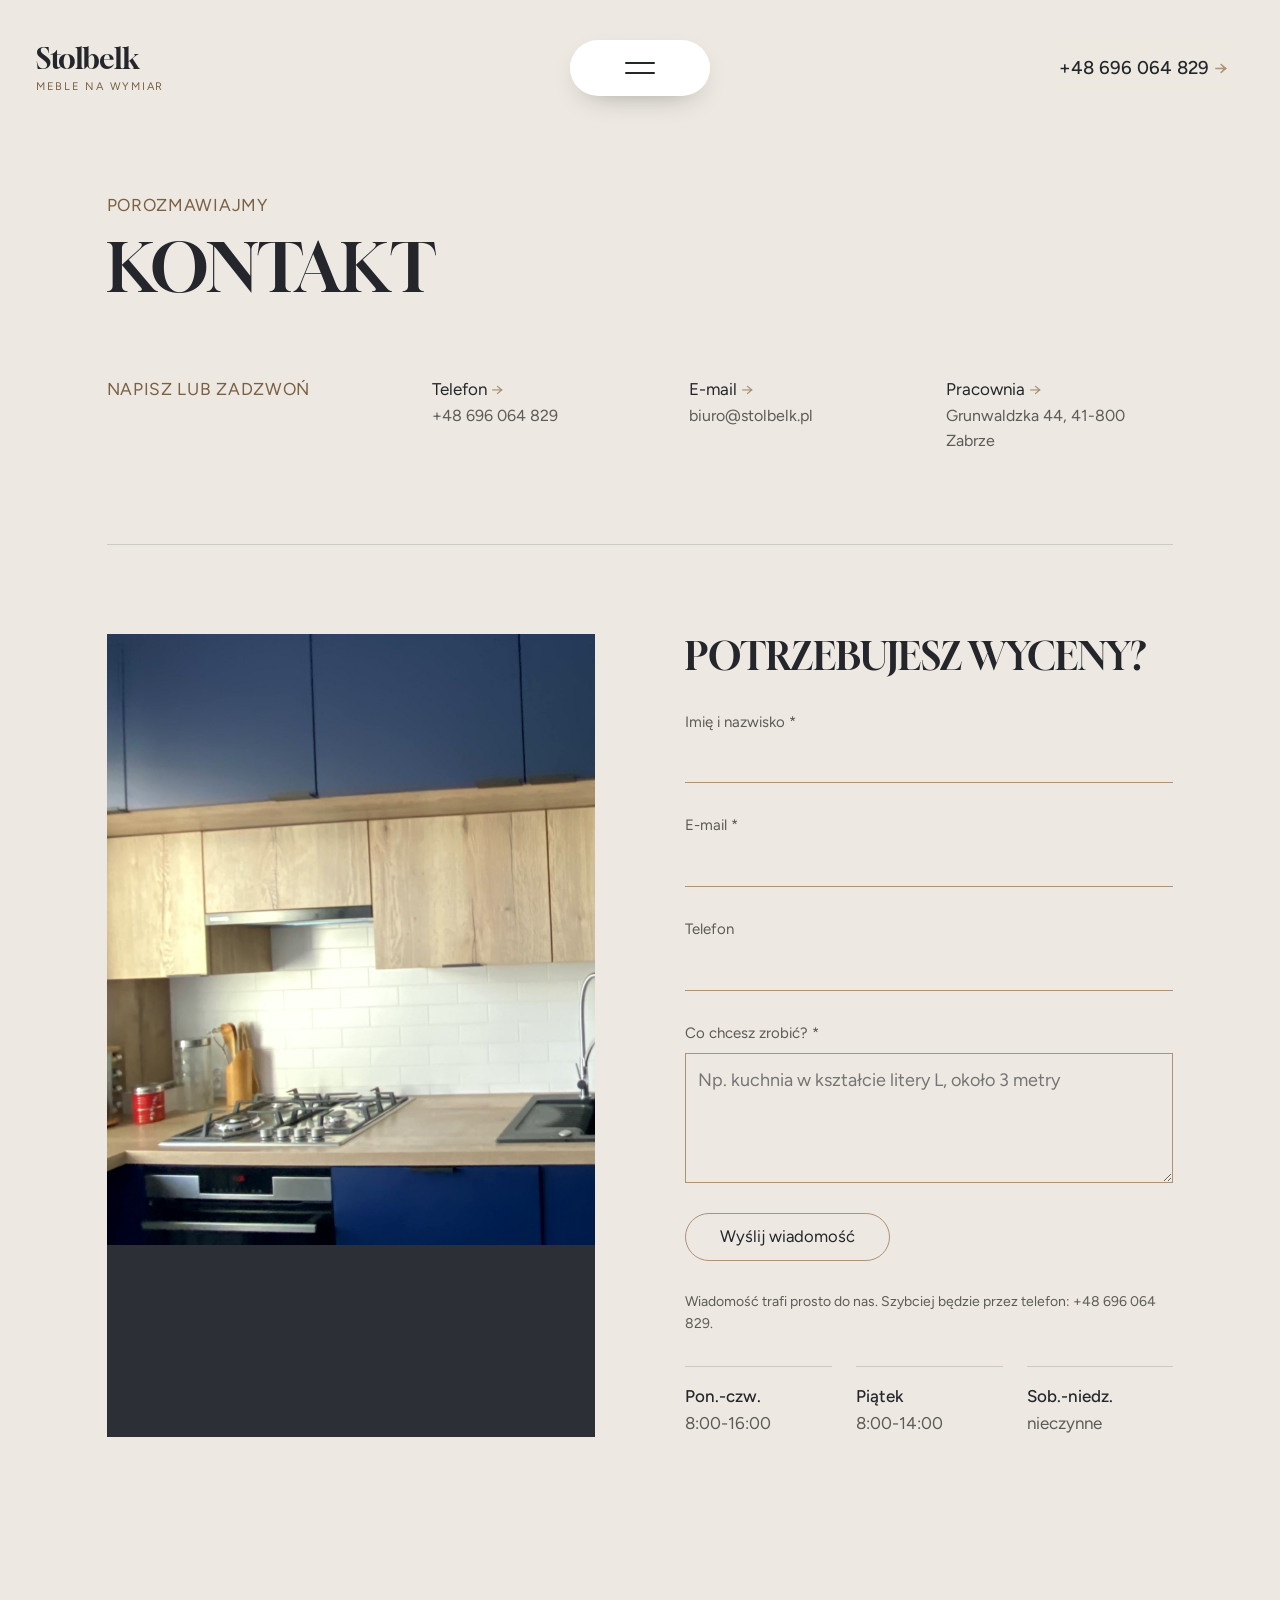
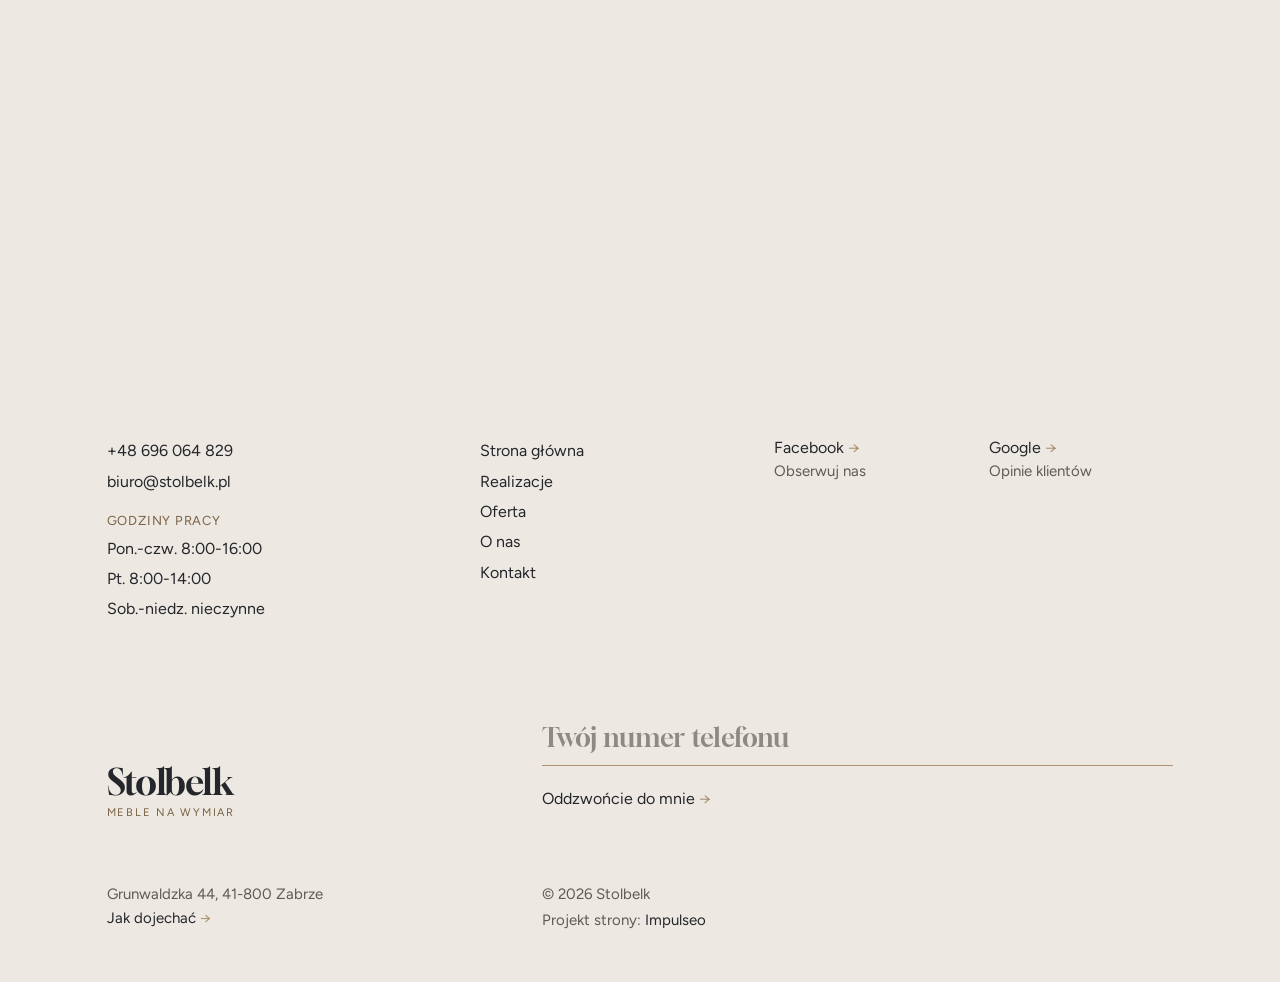
<file: kontakt.html>
<!DOCTYPE html>
<html lang="pl">
<head>
<meta charset="UTF-8">
<meta name="viewport" content="width=device-width, initial-scale=1.0">
<title>Kontakt - Stolbelk, meble na wymiar w Zabrzu</title>
<meta name="description" content="Zadzwoń: +48 696 064 829 albo napisz: biuro@stolbelk.pl. Pracownia Stolbelk, Grunwaldzka 44, 41-800 Zabrze.">
<link rel="canonical" href="https://impulseo-pl.github.io/stolbelk/kontakt.html">
<meta name="robots" content="noindex, nofollow">
<meta name="theme-color" content="#ede9e2">
<meta property="og:type" content="website">
<meta property="og:locale" content="pl_PL">
<meta property="og:site_name" content="Stolbelk">
<meta property="og:title" content="Kontakt - Stolbelk, meble na wymiar w Zabrzu">
<meta property="og:description" content="Zadzwoń: +48 696 064 829 albo napisz: biuro@stolbelk.pl. Pracownia Stolbelk, Grunwaldzka 44, 41-800 Zabrze.">
<meta property="og:url" content="https://impulseo-pl.github.io/stolbelk/kontakt.html">
<meta property="og:image" content="https://impulseo-pl.github.io/stolbelk/img/og.jpg">
<meta property="og:image:width" content="1200">
<meta property="og:image:height" content="630">
<meta name="twitter:card" content="summary_large_image">
<script type="application/ld+json">{"@context": "https://schema.org", "@type": "LocalBusiness", "name": "Stolbelk", "url": "https://impulseo-pl.github.io/stolbelk/", "telephone": "+48696064829", "email": "biuro@stolbelk.pl", "image": "https://impulseo-pl.github.io/stolbelk/img/og.jpg", "address": {"@type": "PostalAddress", "streetAddress": "Grunwaldzka 44", "postalCode": "41-800", "addressLocality": "Zabrze", "addressCountry": "PL"}, "geo": {"@type": "GeoCoordinates", "latitude": 50.3116658, "longitude": 18.7596633}, "openingHours": ["Mo-Th 08:00-16:00", "Fr 08:00-14:00"], "aggregateRating": {"@type": "AggregateRating", "ratingValue": "4.7", "reviewCount": "42"}, "areaServed": "Zabrze", "sameAs": ["https://www.facebook.com/Stolbelk/", "https://www.google.com/maps/place/Stolbelk/@50.3116658,18.7596633,714m/data=!3m2!1e3!4b1!4m6!3m5!1s0x4711321ceafa0b5f:0x9265c078d352d587!8m2!3d50.3116658!4d18.7596633!16s%2Fg%2F1tfq7z1x"]}</script>
<link rel="preconnect" href="https://fonts.googleapis.com">
<link rel="preconnect" href="https://fonts.gstatic.com" crossorigin>
<link href="https://fonts.googleapis.com/css2?family=Gloock&family=Figtree:wght@400;500;600&display=swap" rel="stylesheet">
<link rel="stylesheet" href="assets/styles.css?v=20261013">
</head>
<body>

<header class="kh">
  <a class="kh-logo" href="index.html" aria-label="Stolbelk - strona główna"><span class="kh-name">Stolbelk</span><span class="kh-sub">Meble na wymiar</span></a>
  <a class="kh-phone" href="tel:+48696064829">+48 696 064 829 <span class="arr">→</span></a>
</header>
<button class="kh-menu" type="button" aria-expanded="false" aria-controls="menu"><span></span><span></span><b class="sr">Menu</b></button>
<div class="km" id="menu" aria-hidden="true">
  <a class="km-logo kh-logo" href="index.html"><span class="kh-name">Stolbelk</span><span class="kh-sub">Meble na wymiar</span></a>
  <div class="km-cols">
    <nav class="km-main" aria-label="Menu główne"><a href="index.html">Strona główna</a><a href="realizacje.html">Realizacje</a><a href="oferta.html">Oferta</a><a href="o-nas.html">O&nbsp;nas</a><a href="kontakt.html" aria-current="page">Kontakt</a></nav>
    <div class="km-col">
      <div class="km-ttl">Oferta</div>
      <a href="oferta.html#kuchnie">Kuchnie na wymiar</a>
      <a href="oferta.html#szafy">Szafy i&nbsp;garderoby</a>
      <a href="oferta.html#lazienki">Meble łazienkowe</a>
      <a href="oferta.html#pokoje">Meble do pokoju i&nbsp;RTV</a>
      <a href="oferta.html#fronty">Wymiana frontów</a>
    </div>
    <div class="km-col">
      <div class="km-ttl">Pracownia</div>
      <span>Grunwaldzka 44, 41-800 Zabrze</span>
      <span>Pon.-czw. 8:00-16:00</span>
      <span>Pt. 8:00-14:00</span>
    </div>
  </div>
  <div class="km-bot">
    <a href="https://www.facebook.com/Stolbelk/" target="_blank" rel="noopener">Facebook <small>Obserwuj nas</small></a>
    <a href="https://www.google.com/maps/place/Stolbelk/@50.3116658,18.7596633,714m/data=!3m2!1e3!4b1!4m6!3m5!1s0x4711321ceafa0b5f:0x9265c078d352d587!8m2!3d50.3116658!4d18.7596633!16s%2Fg%2F1tfq7z1x" target="_blank" rel="noopener">Google <small>Opinie klientów</small></a>
    <a href="tel:+48696064829">+48 696 064 829 <small>Zadzwoń</small></a>
    <a href="mailto:biuro@stolbelk.pl">biuro@stolbelk.pl <small>Napisz</small></a>
  </div>
</div>
<main>

<section class="k-ph">
  <div class="wrap k-wrap">
    <p class="k-label">Porozmawiajmy</p>
    <h1>Kontakt</h1>
  </div>
</section>
<section>
  <div class="wrap k-wrap">
    <div class="k-crow">
      <div><span class="k-label">Napisz lub zadzwoń</span></div>
      <a href="tel:+48696064829"><span>Telefon <span class="arr">→</span></span><small>+48 696 064 829</small></a>
      <a href="mailto:biuro@stolbelk.pl"><span>E-mail <span class="arr">→</span></span><small>biuro@stolbelk.pl</small></a>
      <a href="https://www.google.com/maps/place/Stolbelk/@50.3116658,18.7596633,714m/data=!3m2!1e3!4b1!4m6!3m5!1s0x4711321ceafa0b5f:0x9265c078d352d587!8m2!3d50.3116658!4d18.7596633!16s%2Fg%2F1tfq7z1x" target="_blank" rel="noopener"><span>Pracownia <span class="arr">→</span></span><small>Grunwaldzka 44, 41-800 Zabrze</small></a>
    </div>
    <div class="k-quote">
      <div class="k-ph-img rv"><img src="img/g7.jpg" alt="Kuchnia w granacie z frontami w drewnie - realizacja Stolbelk" width="2398" height="1858" decoding="async"></div>
      <div class="rv">
        <h2 class="k-h2" style="text-transform:uppercase">Potrzebujesz wyceny?</h2>
        <form class="k-form" action="https://formsubmit.co/biuro@stolbelk.pl" method="POST">
          <input type="hidden" name="_subject" value="Zapytanie ze strony Stolbelk">
          <input type="hidden" name="_captcha" value="false">
          <input type="hidden" name="_template" value="table">
          <label>Imię i&nbsp;nazwisko *<input name="name" type="text" required></label>
          <label>E-mail *<input name="email" type="email" required></label>
          <label>Telefon<input name="phone" type="tel"></label>
          <label>Co chcesz zrobić? *<textarea name="message" required placeholder="Np. kuchnia w kształcie litery L, około 3 metry"></textarea></label>
          <button class="k-btn" type="submit">Wyślij wiadomość</button>
          <p class="k-note">Wiadomość trafi prosto do nas. Szybciej będzie przez telefon: +48 696 064 829.</p>
        </form>
        <div class="k-hours">
          <div><b>Pon.-czw.</b><span>8:00-16:00</span></div>
          <div><b>Piątek</b><span>8:00-14:00</span></div>
          <div><b>Sob.-niedz.</b><span>nieczynne</span></div>
        </div>
      </div>
    </div>
  </div>
</section>
<section>
  <iframe class="k-map" title="Stolbelk - Grunwaldzka 44, Zabrze" src="https://maps.google.com/maps?q=50.3116658%2C18.7596633&z=15&output=embed" loading="lazy" referrerpolicy="no-referrer-when-downgrade"></iframe>
</section>
</main>

<footer class="kf">
  <div class="wrap k-wrap">
    <div class="kf-top">
      <div class="kf-list">
        <a href="tel:+48696064829">+48 696 064 829</a>
        <a href="mailto:biuro@stolbelk.pl">biuro@stolbelk.pl</a>
        <span class="kf-h">Godziny pracy</span>
        <span>Pon.-czw. 8:00-16:00</span>
        <span>Pt. 8:00-14:00</span>
        <span>Sob.-niedz. nieczynne</span>
      </div>
      <div class="kf-list"><a href="index.html">Strona główna</a><a href="realizacje.html">Realizacje</a><a href="oferta.html">Oferta</a><a href="o-nas.html">O&nbsp;nas</a><a href="kontakt.html">Kontakt</a></div>
      <a class="soc" href="https://www.facebook.com/Stolbelk/" target="_blank" rel="noopener" aria-label="Facebook - Stolbelk"><span>Facebook <span class="arr">→</span></span><small>Obserwuj nas</small></a>
      <a class="soc" href="https://www.google.com/maps/place/Stolbelk/@50.3116658,18.7596633,714m/data=!3m2!1e3!4b1!4m6!3m5!1s0x4711321ceafa0b5f:0x9265c078d352d587!8m2!3d50.3116658!4d18.7596633!16s%2Fg%2F1tfq7z1x" target="_blank" rel="noopener" aria-label="Google - Stolbelk"><span>Google <span class="arr">→</span></span><small>Opinie klientów</small></a>
    </div>
    <div class="kf-mid">
      <a class="kf-logo kh-logo" href="index.html"><span class="kh-name">Stolbelk</span><span class="kh-sub">Meble na wymiar</span></a>
      <form class="kf-form" action="https://formsubmit.co/biuro@stolbelk.pl" method="POST">
        <input type="hidden" name="_subject" value="Prośba o telefon ze strony Stolbelk">
        <input type="hidden" name="_captcha" value="false">
        <label for="kf-tel">Twój numer telefonu</label>
        <input id="kf-tel" name="telefon" type="tel" placeholder="Twój numer telefonu" required>
        <button type="submit">Oddzwońcie do mnie <span class="arr">→</span></button>
      </form>
    </div>
    <div class="kf-bot">
      <div>Grunwaldzka 44, 41-800 Zabrze<br><a href="https://www.google.com/maps/place/Stolbelk/@50.3116658,18.7596633,714m/data=!3m2!1e3!4b1!4m6!3m5!1s0x4711321ceafa0b5f:0x9265c078d352d587!8m2!3d50.3116658!4d18.7596633!16s%2Fg%2F1tfq7z1x" target="_blank" rel="noopener">Jak dojechać <span class="arr">→</span></a></div>
      <div class="kf-copy"><span>© 2026 Stolbelk</span><span>Projekt strony: <a class="foot-credit" href="https://impulseo.pl" target="_blank" rel="noopener">Impulseo</a></span></div>
    </div>
  </div>
</footer>
<div class="sticky-reserve"><a class="sr-book" href="kontakt.html">Zapytaj o&nbsp;wycenę</a><a class="sr-call" href="tel:+48696064829" aria-label="Zadzwoń"><svg class="ico-tel" width="16" height="16" viewBox="0 0 24 24" fill="none" aria-hidden="true"><path d="M6.6 10.8a15.5 15.5 0 0 0 6.6 6.6l2.2-2.2a1 1 0 0 1 1-.24 11.4 11.4 0 0 0 3.6.58 1 1 0 0 1 1 1V20a1 1 0 0 1-1 1A17 17 0 0 1 3 4a1 1 0 0 1 1-1h3.5a1 1 0 0 1 1 1c0 1.25.2 2.46.58 3.6a1 1 0 0 1-.25 1l-2.23 2.2Z" fill="currentColor"/></svg></a></div>
<div class="demo-wazne" data-do="2026-10-19" data-cykl="3" hidden><svg class="dw-ico" width="13" height="13" viewBox="0 0 24 24" fill="none" aria-hidden="true"><circle cx="12" cy="12" r="8.6" stroke="currentColor" stroke-width="1.8"/><path d="M12 7.2V12l3.3 2" stroke="currentColor" stroke-width="1.8" stroke-linecap="round"/></svg><span class="dw-txt"></span></div>

<script src="assets/main.js?v=20261013"></script>
</body>
</html>
</file>
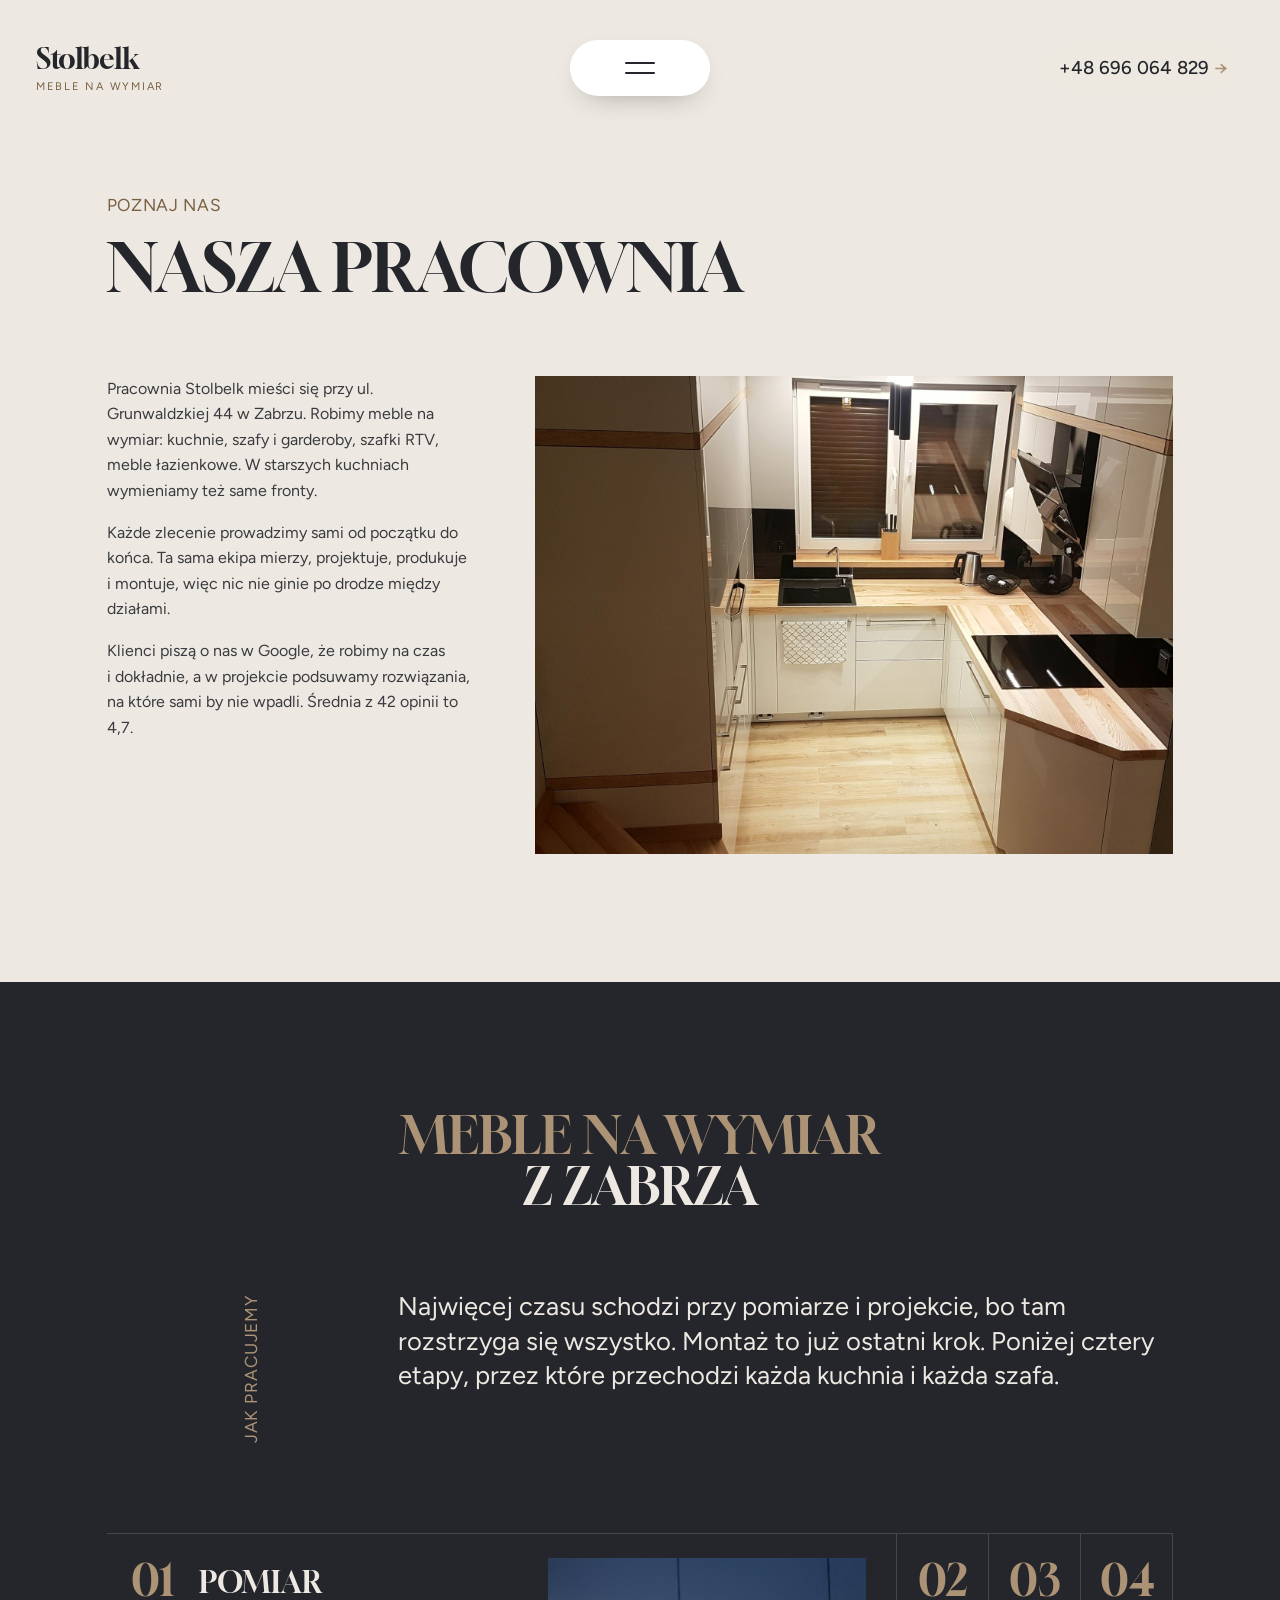
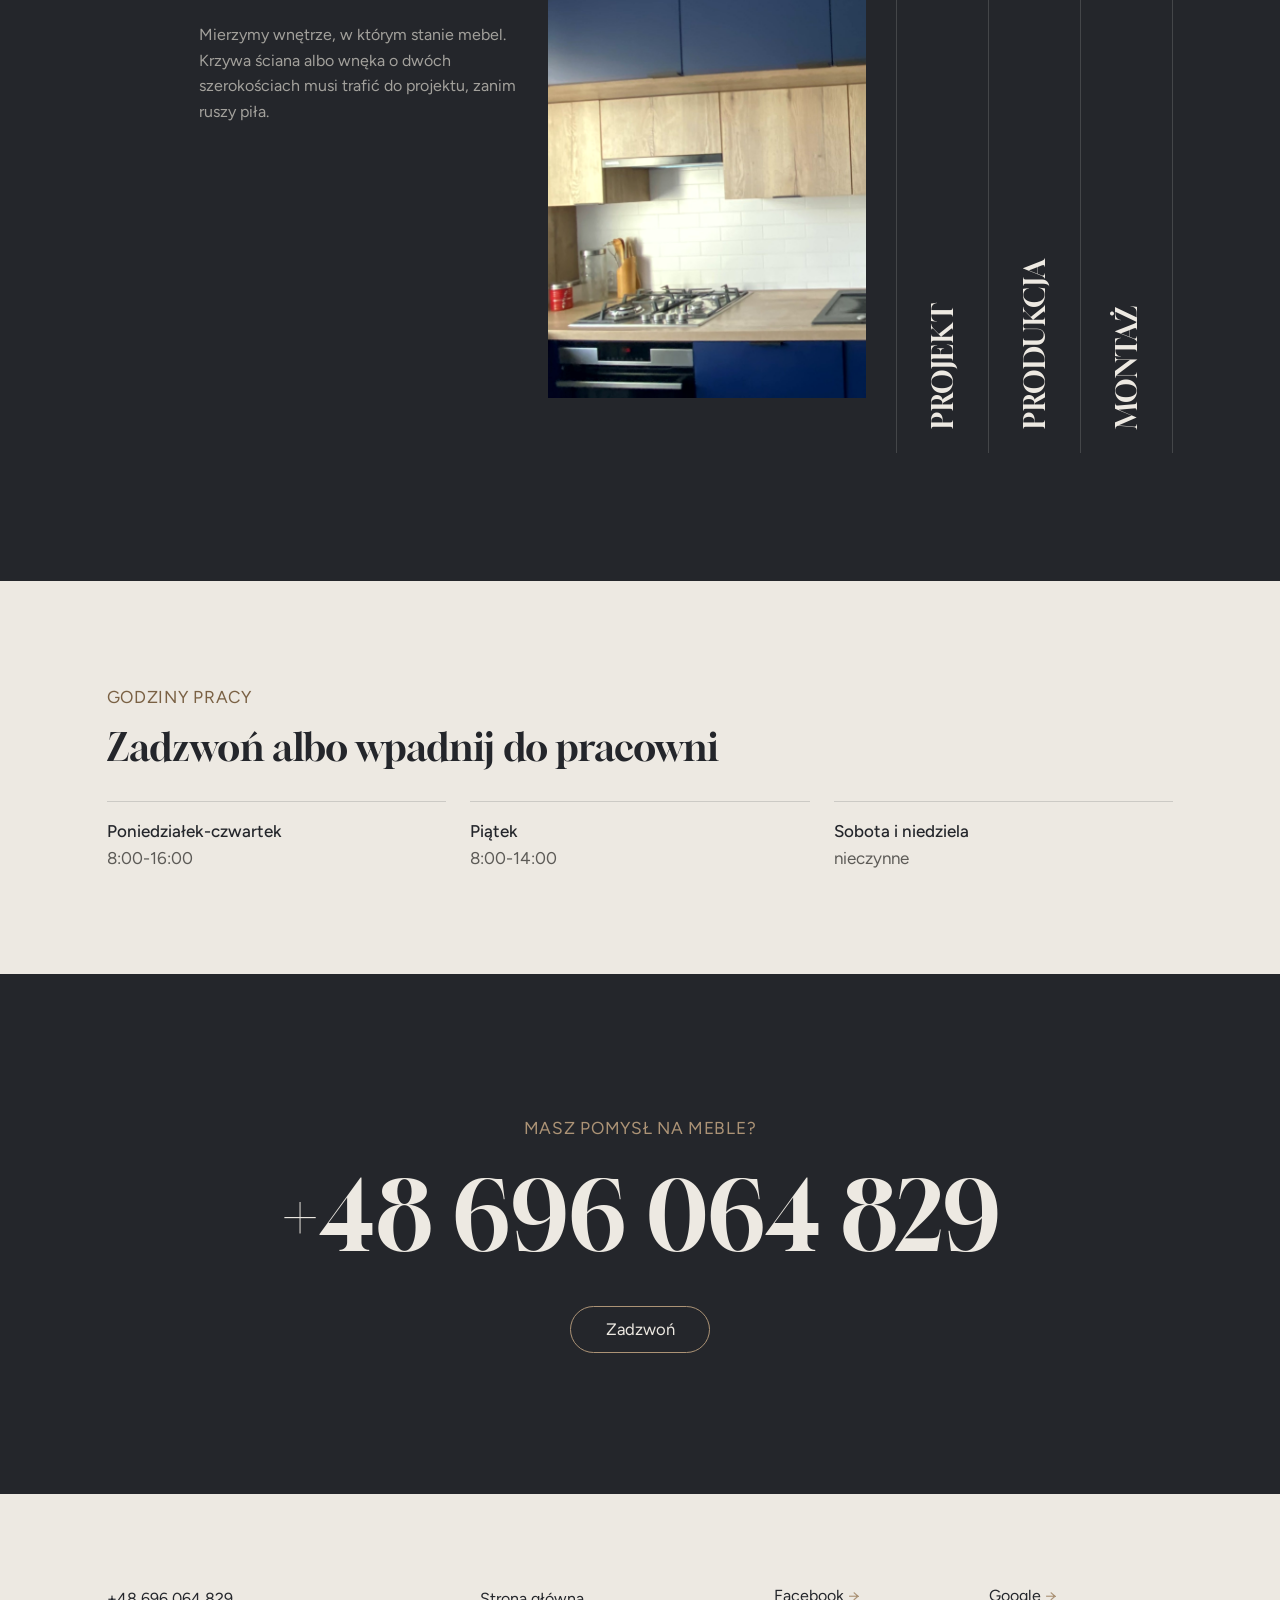
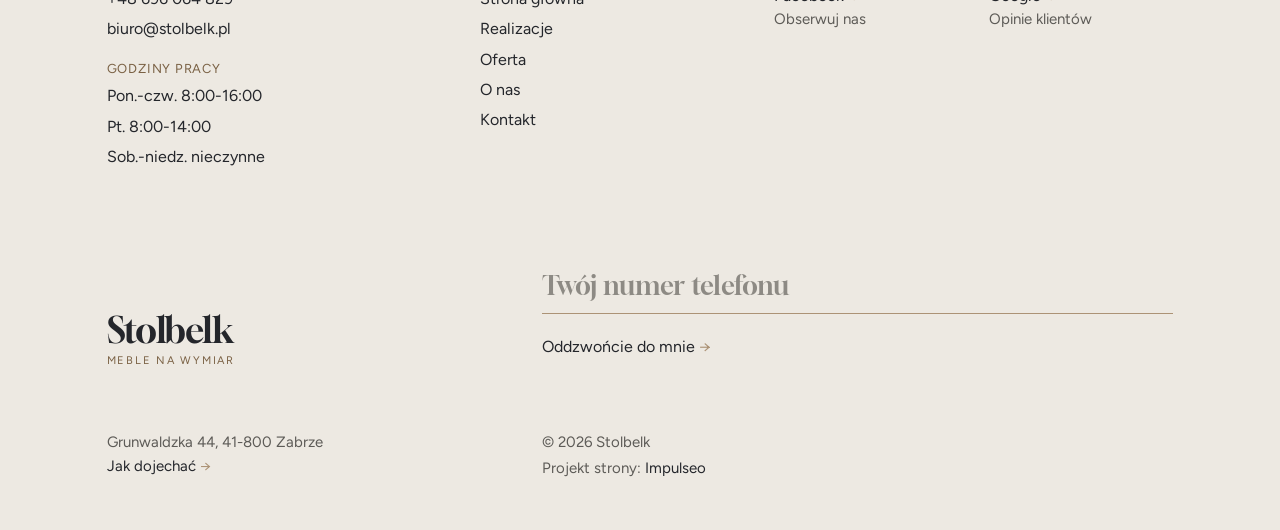
<file: o-nas.html>
<!DOCTYPE html>
<html lang="pl">
<head>
<meta charset="UTF-8">
<meta name="viewport" content="width=device-width, initial-scale=1.0">
<title>O nas - Stolbelk, pracownia mebli na wymiar w Zabrzu</title>
<meta name="description" content="Stolbelk to pracownia mebli na wymiar z Zabrza. Pomiar, projekt, własna produkcja i montaż kuchni, szaf i mebli łazienkowych.">
<link rel="canonical" href="https://impulseo-pl.github.io/stolbelk/o-nas.html">
<meta name="robots" content="noindex, nofollow">
<meta name="theme-color" content="#ede9e2">
<meta property="og:type" content="website">
<meta property="og:locale" content="pl_PL">
<meta property="og:site_name" content="Stolbelk">
<meta property="og:title" content="O nas - Stolbelk, pracownia mebli na wymiar w Zabrzu">
<meta property="og:description" content="Stolbelk to pracownia mebli na wymiar z Zabrza. Pomiar, projekt, własna produkcja i montaż kuchni, szaf i mebli łazienkowych.">
<meta property="og:url" content="https://impulseo-pl.github.io/stolbelk/o-nas.html">
<meta property="og:image" content="https://impulseo-pl.github.io/stolbelk/img/og.jpg">
<meta property="og:image:width" content="1200">
<meta property="og:image:height" content="630">
<meta name="twitter:card" content="summary_large_image">
<script type="application/ld+json">{"@context": "https://schema.org", "@type": "LocalBusiness", "name": "Stolbelk", "url": "https://impulseo-pl.github.io/stolbelk/", "telephone": "+48696064829", "email": "biuro@stolbelk.pl", "image": "https://impulseo-pl.github.io/stolbelk/img/og.jpg", "address": {"@type": "PostalAddress", "streetAddress": "Grunwaldzka 44", "postalCode": "41-800", "addressLocality": "Zabrze", "addressCountry": "PL"}, "geo": {"@type": "GeoCoordinates", "latitude": 50.3116658, "longitude": 18.7596633}, "openingHours": ["Mo-Th 08:00-16:00", "Fr 08:00-14:00"], "aggregateRating": {"@type": "AggregateRating", "ratingValue": "4.7", "reviewCount": "42"}, "areaServed": "Zabrze", "sameAs": ["https://www.facebook.com/Stolbelk/", "https://www.google.com/maps/place/Stolbelk/@50.3116658,18.7596633,714m/data=!3m2!1e3!4b1!4m6!3m5!1s0x4711321ceafa0b5f:0x9265c078d352d587!8m2!3d50.3116658!4d18.7596633!16s%2Fg%2F1tfq7z1x"]}</script>
<link rel="preconnect" href="https://fonts.googleapis.com">
<link rel="preconnect" href="https://fonts.gstatic.com" crossorigin>
<link href="https://fonts.googleapis.com/css2?family=Gloock&family=Figtree:wght@400;500;600&display=swap" rel="stylesheet">
<link rel="stylesheet" href="assets/styles.css?v=20261013">
</head>
<body>

<header class="kh">
  <a class="kh-logo" href="index.html" aria-label="Stolbelk - strona główna"><span class="kh-name">Stolbelk</span><span class="kh-sub">Meble na wymiar</span></a>
  <a class="kh-phone" href="tel:+48696064829">+48 696 064 829 <span class="arr">→</span></a>
</header>
<button class="kh-menu" type="button" aria-expanded="false" aria-controls="menu"><span></span><span></span><b class="sr">Menu</b></button>
<div class="km" id="menu" aria-hidden="true">
  <a class="km-logo kh-logo" href="index.html"><span class="kh-name">Stolbelk</span><span class="kh-sub">Meble na wymiar</span></a>
  <div class="km-cols">
    <nav class="km-main" aria-label="Menu główne"><a href="index.html">Strona główna</a><a href="realizacje.html">Realizacje</a><a href="oferta.html">Oferta</a><a href="o-nas.html" aria-current="page">O&nbsp;nas</a><a href="kontakt.html">Kontakt</a></nav>
    <div class="km-col">
      <div class="km-ttl">Oferta</div>
      <a href="oferta.html#kuchnie">Kuchnie na wymiar</a>
      <a href="oferta.html#szafy">Szafy i&nbsp;garderoby</a>
      <a href="oferta.html#lazienki">Meble łazienkowe</a>
      <a href="oferta.html#pokoje">Meble do pokoju i&nbsp;RTV</a>
      <a href="oferta.html#fronty">Wymiana frontów</a>
    </div>
    <div class="km-col">
      <div class="km-ttl">Pracownia</div>
      <span>Grunwaldzka 44, 41-800 Zabrze</span>
      <span>Pon.-czw. 8:00-16:00</span>
      <span>Pt. 8:00-14:00</span>
    </div>
  </div>
  <div class="km-bot">
    <a href="https://www.facebook.com/Stolbelk/" target="_blank" rel="noopener">Facebook <small>Obserwuj nas</small></a>
    <a href="https://www.google.com/maps/place/Stolbelk/@50.3116658,18.7596633,714m/data=!3m2!1e3!4b1!4m6!3m5!1s0x4711321ceafa0b5f:0x9265c078d352d587!8m2!3d50.3116658!4d18.7596633!16s%2Fg%2F1tfq7z1x" target="_blank" rel="noopener">Google <small>Opinie klientów</small></a>
    <a href="tel:+48696064829">+48 696 064 829 <small>Zadzwoń</small></a>
    <a href="mailto:biuro@stolbelk.pl">biuro@stolbelk.pl <small>Napisz</small></a>
  </div>
</div>
<main>

<section class="k-ph">
  <div class="wrap k-wrap">
    <p class="k-label">Poznaj nas</p>
    <h1>Nasza pracownia</h1>
  </div>
</section>
<section>
  <div class="wrap k-wrap k-story">
    <div class="rv">
      <p>Pracownia Stolbelk mieści się przy ul. Grunwaldzkiej 44 w&nbsp;Zabrzu. Robimy meble na wymiar: kuchnie, szafy i&nbsp;garderoby, szafki RTV, meble łazienkowe. W&nbsp;starszych kuchniach wymieniamy też same fronty.</p>
      <p>Każde zlecenie prowadzimy sami od początku do końca. Ta sama ekipa mierzy, projektuje, produkuje i&nbsp;montuje, więc nic nie ginie po drodze między działami.</p>
      <p>Klienci piszą o&nbsp;nas w&nbsp;Google, że robimy na czas i&nbsp;dokładnie, a&nbsp;w projekcie podsuwamy rozwiązania, na które sami by nie wpadli. Średnia z&nbsp;42 opinii to 4,7.</p>
    </div>
    <div class="k-ph-img rv"><img src="img/g9.jpg" alt="Jasna kuchnia na wymiar w kształcie litery U - realizacja Stolbelk" width="2200" height="1253" decoding="async"></div>
  </div>
</section>
<section class="k-dark k-svc-intro">
  <div class="wrap k-wrap">
    <h2 class="k-h2-duo rv"><span>Meble na wymiar</span><br>z&nbsp;Zabrza</h2>
    <div class="k-intro-grid rv">
      <p class="k-vlabel">Jak pracujemy</p>
      <p class="k-intro-txt">Najwięcej czasu schodzi przy pomiarze i&nbsp;projekcie, bo tam rozstrzyga się wszystko. Montaż to już ostatni krok. Poniżej cztery etapy, przez które przechodzi każda kuchnia i&nbsp;każda szafa.</p>
    </div>
    <div class="k-acc" data-acc>
    <div class="k-acc-it is-on">
      <button class="k-acc-btn" type="button" aria-expanded="true"><span class="k-acc-n">01</span><span class="k-acc-t">Pomiar</span></button>
      <div class="k-acc-body"><div><h3>Pomiar</h3><p>Mierzymy wnętrze, w&nbsp;którym stanie mebel. Krzywa ściana albo wnęka o&nbsp;dwóch szerokościach musi trafić do projektu, zanim ruszy piła.</p></div><img src="img/g7.jpg" alt="Kuchnia w granacie - realizacja Stolbelk" width="2398" height="1858" decoding="async"></div>
    </div>
    <div class="k-acc-it">
      <button class="k-acc-btn" type="button" aria-expanded="false"><span class="k-acc-n">02</span><span class="k-acc-t">Projekt</span></button>
      <div class="k-acc-body"><div><h3>Projekt</h3><p>Pokazujemy rozmieszczenie szafek i&nbsp;kolory frontów na Twoich wymiarach. Poprawiamy, aż powiesz „to jest to”.</p></div><img src="img/g2.jpg" alt="Kuchnia z barem - realizacja Stolbelk" width="1154" height="1554" decoding="async"></div>
    </div>
    <div class="k-acc-it">
      <button class="k-acc-btn" type="button" aria-expanded="false"><span class="k-acc-n">03</span><span class="k-acc-t">Produkcja</span></button>
      <div class="k-acc-body"><div><h3>Produkcja</h3><p>Meble robimy sami, w&nbsp;pracowni przy ul. Grunwaldzkiej w&nbsp;Zabrzu. Do warsztatu idzie tylko zatwierdzony projekt.</p></div><img src="img/g5.jpg" alt="Kuchnia ze słupkiem z półkami - realizacja Stolbelk" width="1204" height="1530" decoding="async"></div>
    </div>
    <div class="k-acc-it">
      <button class="k-acc-btn" type="button" aria-expanded="false"><span class="k-acc-n">04</span><span class="k-acc-t">Montaż</span></button>
      <div class="k-acc-body"><div><h3>Montaż</h3><p>Przywozimy i&nbsp;montujemy własnymi rękami. Na koniec regulujemy fronty i&nbsp;szuflady, żeby wszystko chodziło równo.</p></div><img src="img/g12.jpg" alt="Czarna zabudowa z lodówką - realizacja Stolbelk" width="1240" height="1558" decoding="async"></div>
    </div>
    </div>
  </div>
</section>
<section>
  <div class="wrap k-wrap" style="padding-block:clamp(70px,8vw,120px)">
    <p class="k-label">Godziny pracy</p>
    <h2 class="k-h2" style="margin-top:14px">Zadzwoń albo wpadnij do pracowni</h2>
    <div class="k-hours">
      <div><b>Poniedziałek-czwartek</b><span>8:00-16:00</span></div>
      <div><b>Piątek</b><span>8:00-14:00</span></div>
      <div><b>Sobota i&nbsp;niedziela</b><span>nieczynne</span></div>
    </div>
  </div>
</section>

<section class="k-dark k-cta cta">
  <div class="wrap k-wrap rv">
    <p class="k-label">Masz pomysł na meble?</p>
    <a class="k-phone-xl" href="tel:+48696064829">+48 696 064 829</a>
    <div><a class="k-btn" href="tel:+48696064829">Zadzwoń</a></div>
  </div>
</section>
</main>

<footer class="kf">
  <div class="wrap k-wrap">
    <div class="kf-top">
      <div class="kf-list">
        <a href="tel:+48696064829">+48 696 064 829</a>
        <a href="mailto:biuro@stolbelk.pl">biuro@stolbelk.pl</a>
        <span class="kf-h">Godziny pracy</span>
        <span>Pon.-czw. 8:00-16:00</span>
        <span>Pt. 8:00-14:00</span>
        <span>Sob.-niedz. nieczynne</span>
      </div>
      <div class="kf-list"><a href="index.html">Strona główna</a><a href="realizacje.html">Realizacje</a><a href="oferta.html">Oferta</a><a href="o-nas.html">O&nbsp;nas</a><a href="kontakt.html">Kontakt</a></div>
      <a class="soc" href="https://www.facebook.com/Stolbelk/" target="_blank" rel="noopener" aria-label="Facebook - Stolbelk"><span>Facebook <span class="arr">→</span></span><small>Obserwuj nas</small></a>
      <a class="soc" href="https://www.google.com/maps/place/Stolbelk/@50.3116658,18.7596633,714m/data=!3m2!1e3!4b1!4m6!3m5!1s0x4711321ceafa0b5f:0x9265c078d352d587!8m2!3d50.3116658!4d18.7596633!16s%2Fg%2F1tfq7z1x" target="_blank" rel="noopener" aria-label="Google - Stolbelk"><span>Google <span class="arr">→</span></span><small>Opinie klientów</small></a>
    </div>
    <div class="kf-mid">
      <a class="kf-logo kh-logo" href="index.html"><span class="kh-name">Stolbelk</span><span class="kh-sub">Meble na wymiar</span></a>
      <form class="kf-form" action="https://formsubmit.co/biuro@stolbelk.pl" method="POST">
        <input type="hidden" name="_subject" value="Prośba o telefon ze strony Stolbelk">
        <input type="hidden" name="_captcha" value="false">
        <label for="kf-tel">Twój numer telefonu</label>
        <input id="kf-tel" name="telefon" type="tel" placeholder="Twój numer telefonu" required>
        <button type="submit">Oddzwońcie do mnie <span class="arr">→</span></button>
      </form>
    </div>
    <div class="kf-bot">
      <div>Grunwaldzka 44, 41-800 Zabrze<br><a href="https://www.google.com/maps/place/Stolbelk/@50.3116658,18.7596633,714m/data=!3m2!1e3!4b1!4m6!3m5!1s0x4711321ceafa0b5f:0x9265c078d352d587!8m2!3d50.3116658!4d18.7596633!16s%2Fg%2F1tfq7z1x" target="_blank" rel="noopener">Jak dojechać <span class="arr">→</span></a></div>
      <div class="kf-copy"><span>© 2026 Stolbelk</span><span>Projekt strony: <a class="foot-credit" href="https://impulseo.pl" target="_blank" rel="noopener">Impulseo</a></span></div>
    </div>
  </div>
</footer>
<div class="sticky-reserve"><a class="sr-book" href="kontakt.html">Zapytaj o&nbsp;wycenę</a><a class="sr-call" href="tel:+48696064829" aria-label="Zadzwoń"><svg class="ico-tel" width="16" height="16" viewBox="0 0 24 24" fill="none" aria-hidden="true"><path d="M6.6 10.8a15.5 15.5 0 0 0 6.6 6.6l2.2-2.2a1 1 0 0 1 1-.24 11.4 11.4 0 0 0 3.6.58 1 1 0 0 1 1 1V20a1 1 0 0 1-1 1A17 17 0 0 1 3 4a1 1 0 0 1 1-1h3.5a1 1 0 0 1 1 1c0 1.25.2 2.46.58 3.6a1 1 0 0 1-.25 1l-2.23 2.2Z" fill="currentColor"/></svg></a></div>
<div class="demo-wazne" data-do="2026-10-19" data-cykl="3" hidden><svg class="dw-ico" width="13" height="13" viewBox="0 0 24 24" fill="none" aria-hidden="true"><circle cx="12" cy="12" r="8.6" stroke="currentColor" stroke-width="1.8"/><path d="M12 7.2V12l3.3 2" stroke="currentColor" stroke-width="1.8" stroke-linecap="round"/></svg><span class="dw-txt"></span></div>

<script src="assets/main.js?v=20261013"></script>
</body>
</html>
</file>
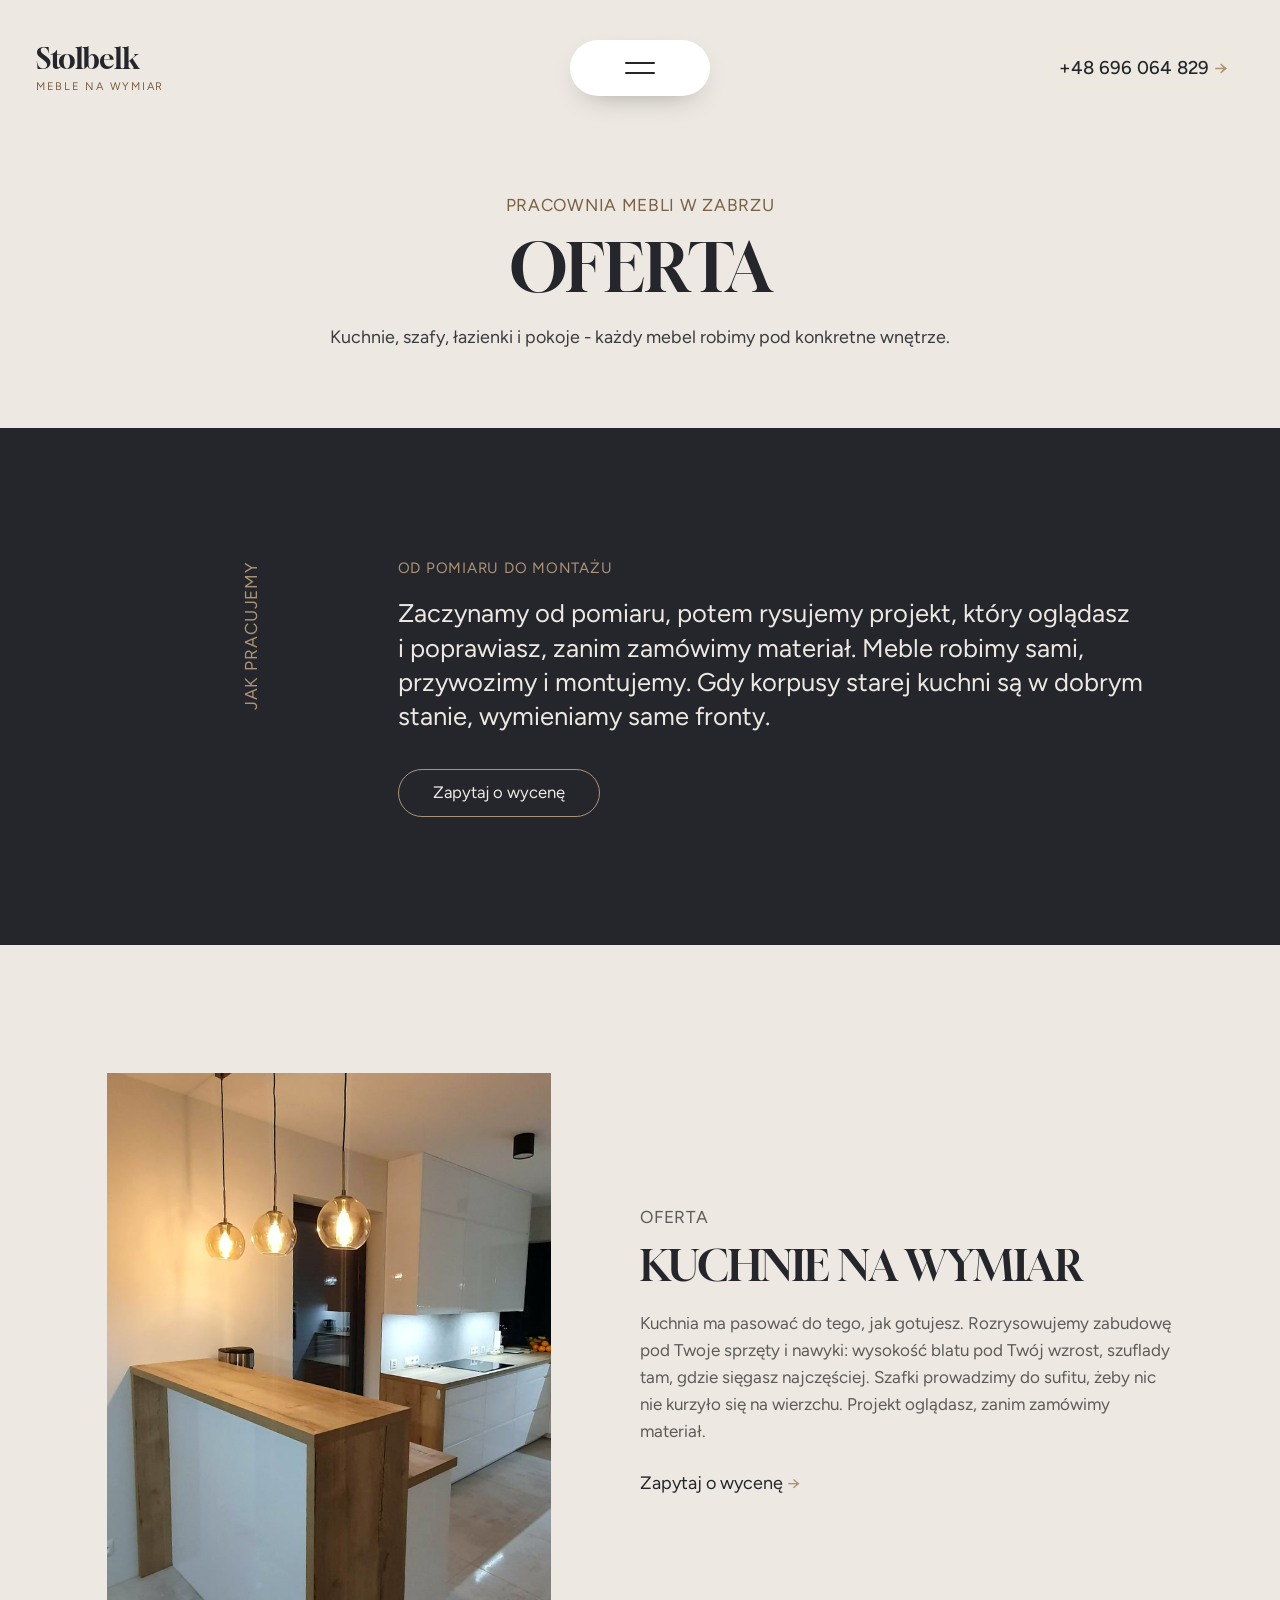
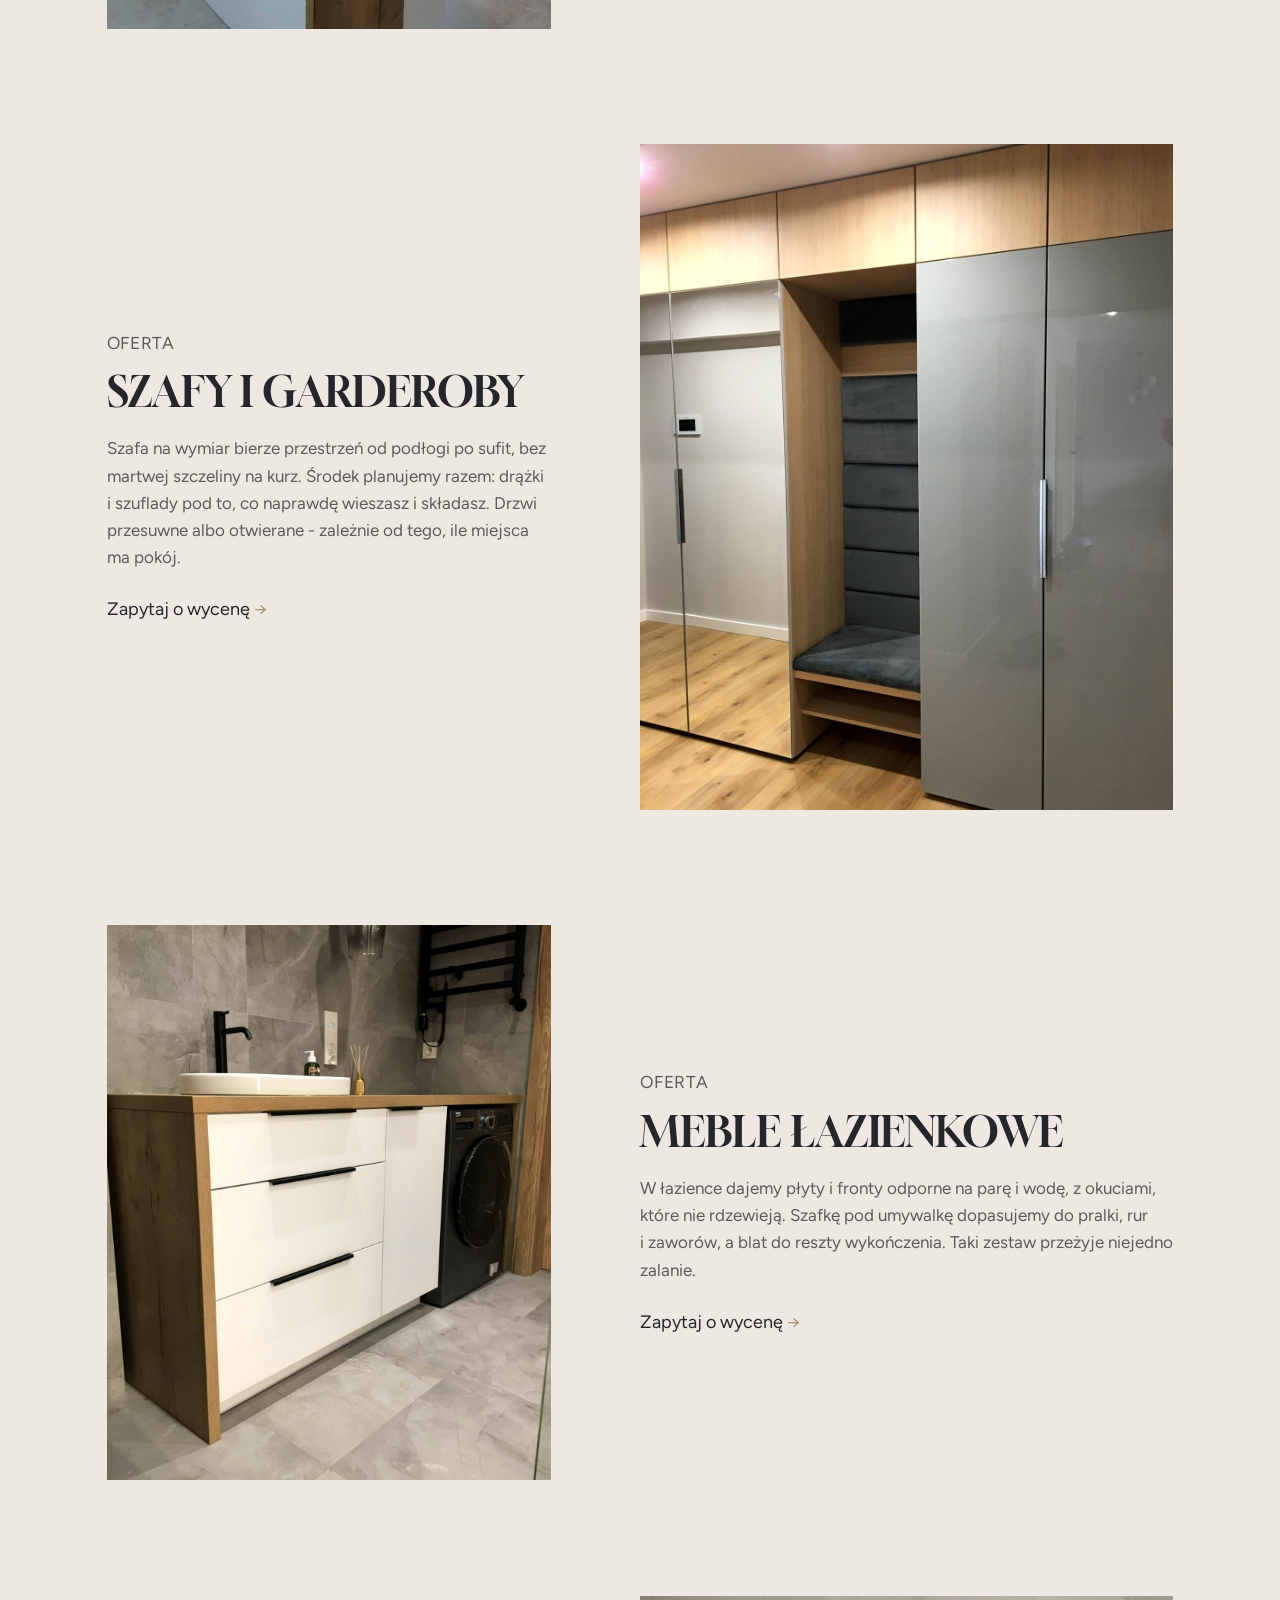
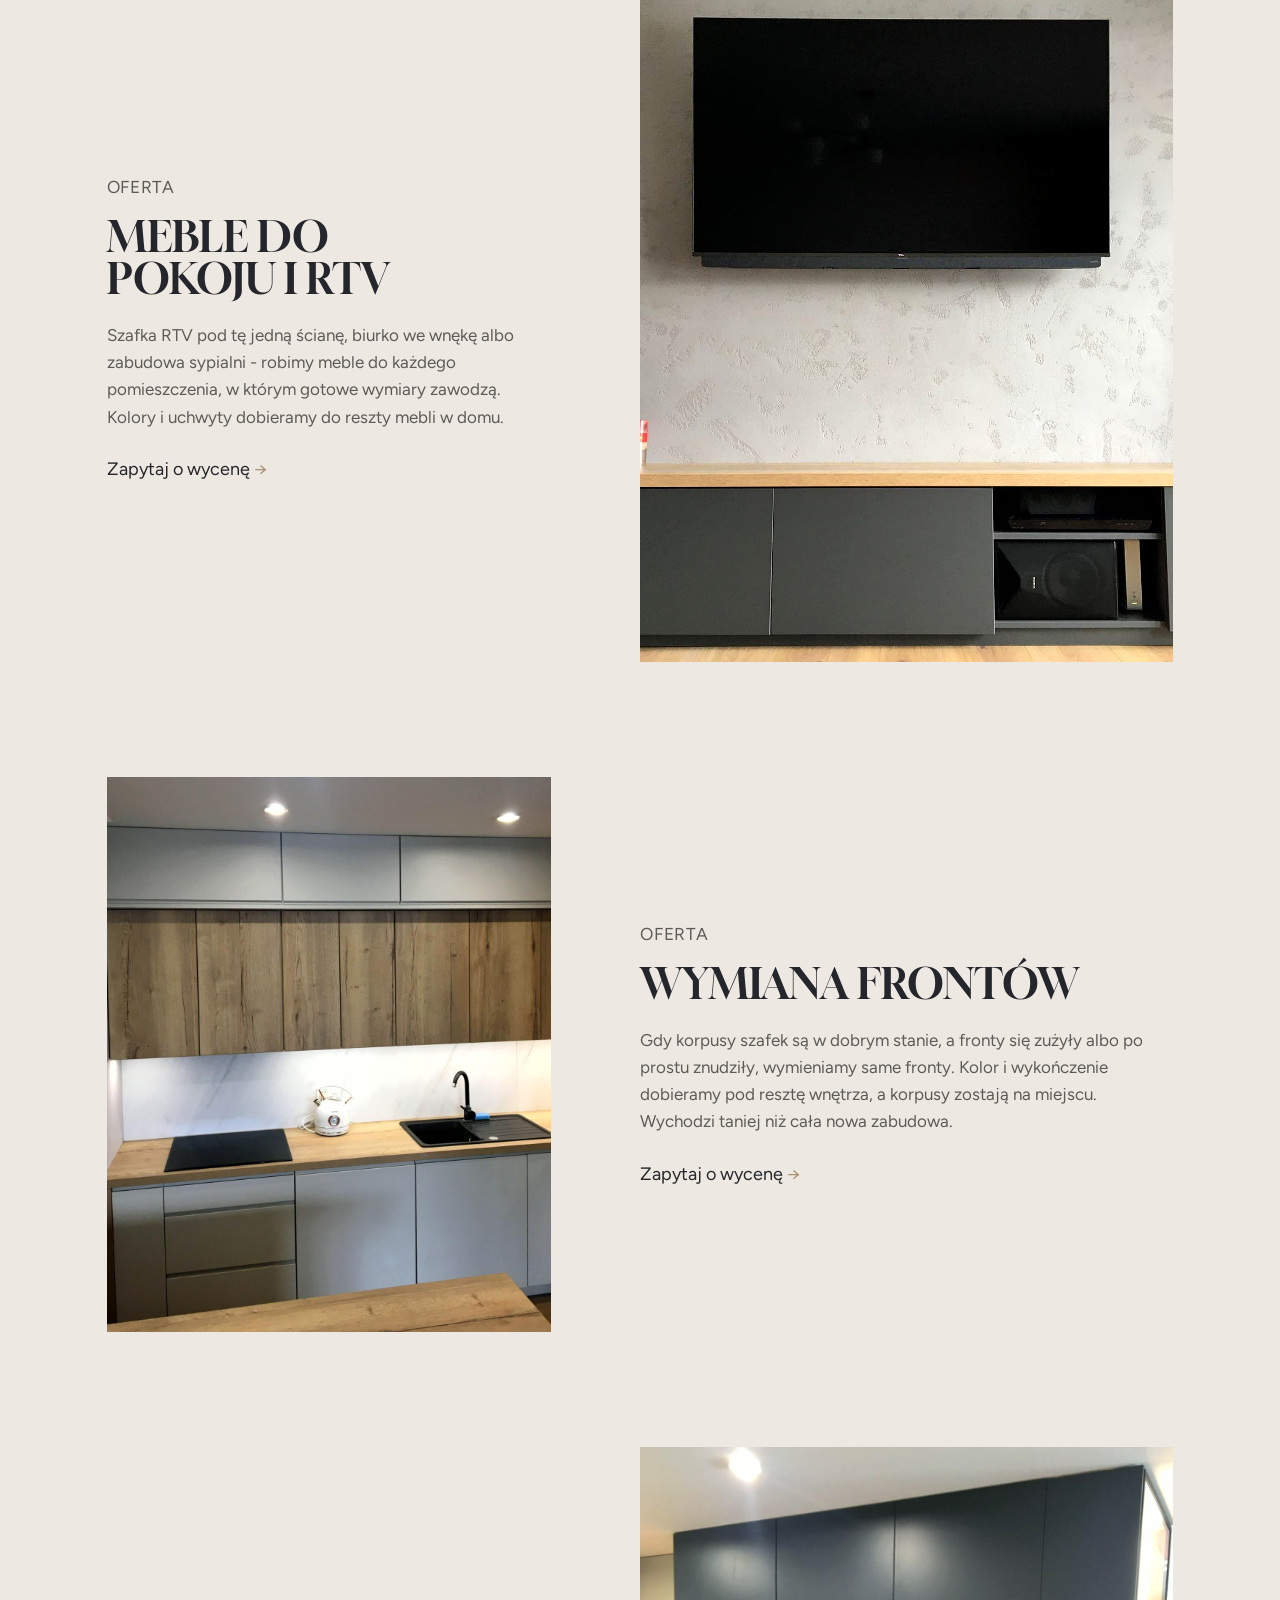
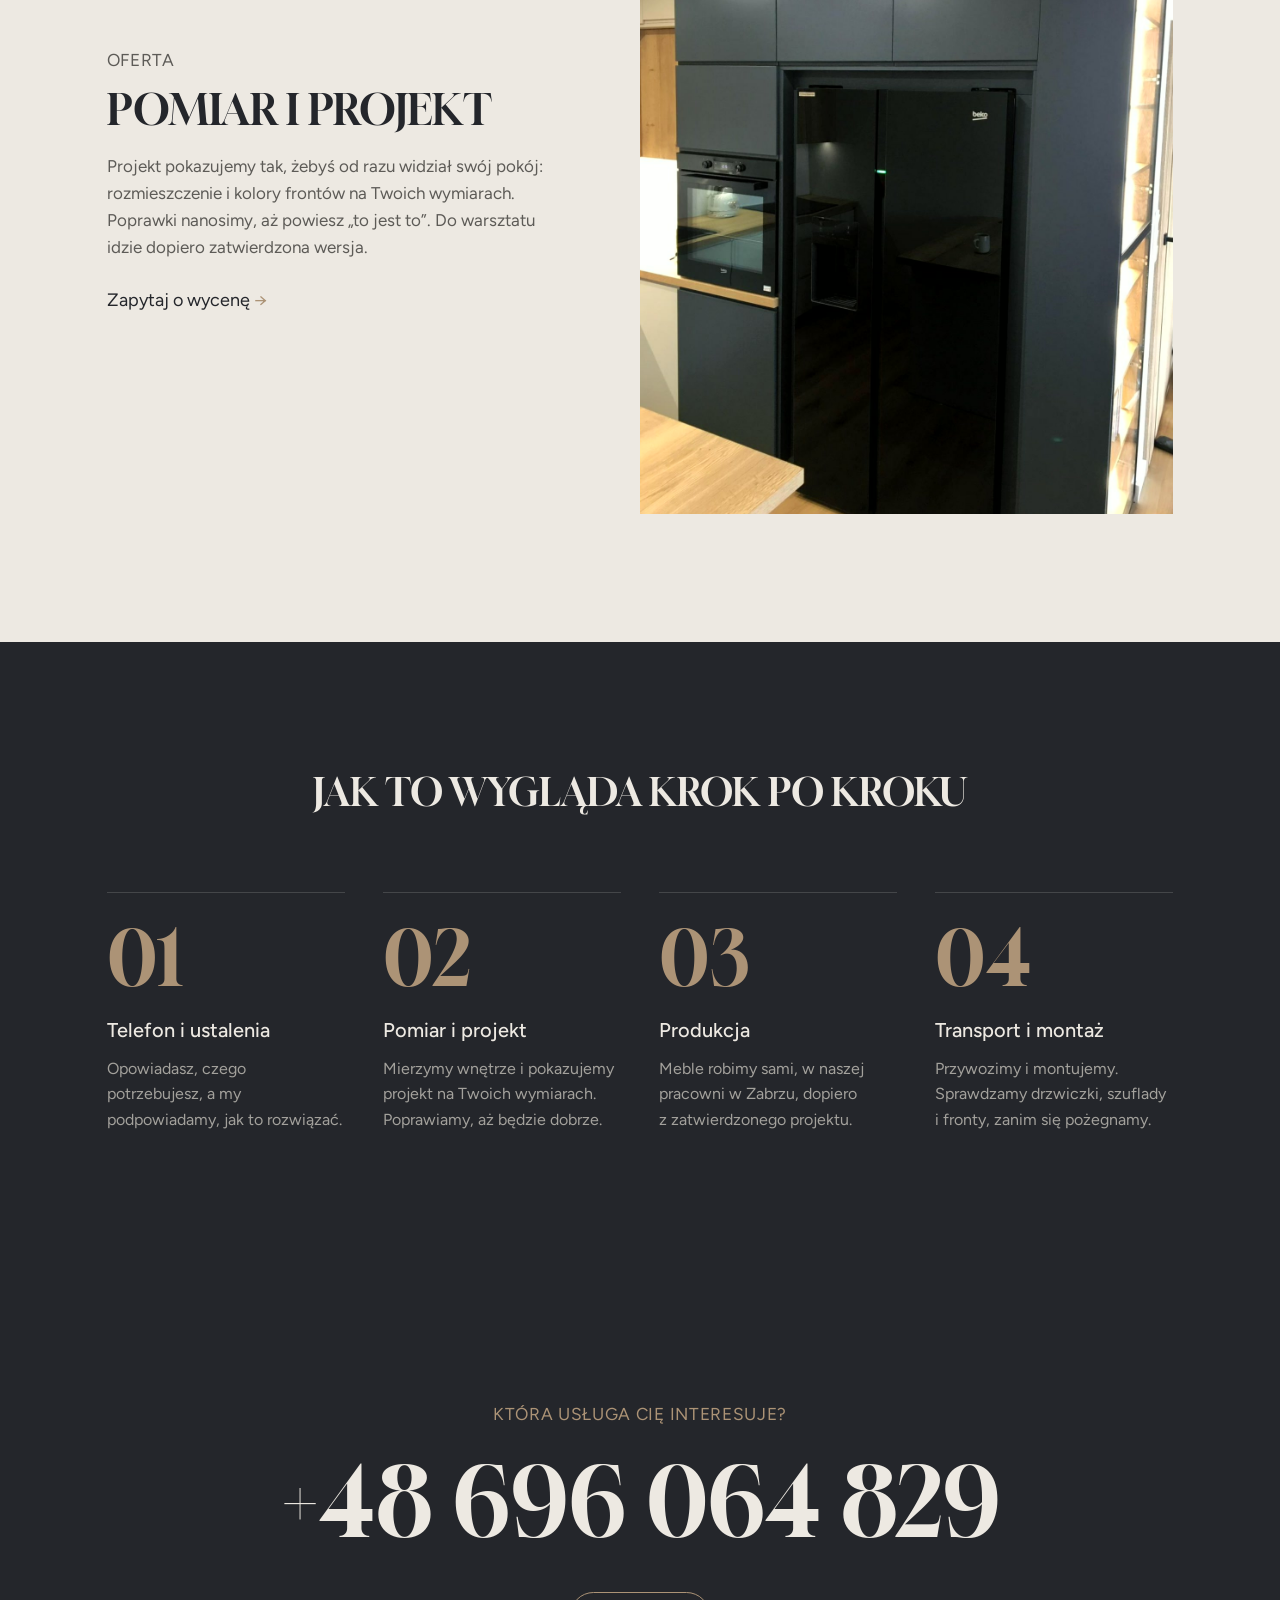
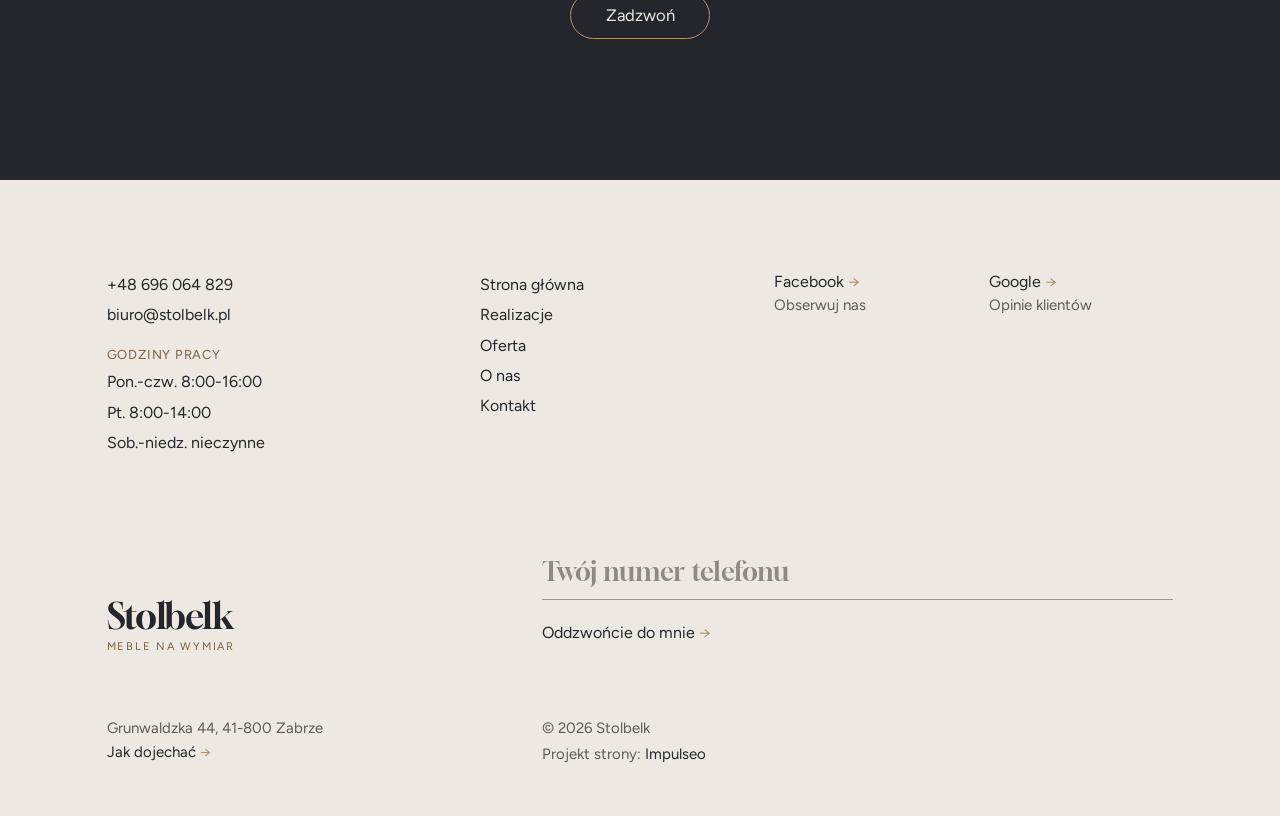
<file: oferta.html>
<!DOCTYPE html>
<html lang="pl">
<head>
<meta charset="UTF-8">
<meta name="viewport" content="width=device-width, initial-scale=1.0">
<title>Oferta - kuchnie, szafy i meble łazienkowe na wymiar | Stolbelk Zabrze</title>
<meta name="description" content="Kuchnie na wymiar, szafy i garderoby, meble łazienkowe, szafki RTV i wymiana frontów. Pomiar, projekt, produkcja i montaż - Stolbelk, Zabrze.">
<link rel="canonical" href="https://impulseo-pl.github.io/stolbelk/oferta.html">
<meta name="robots" content="noindex, nofollow">
<meta name="theme-color" content="#ede9e2">
<meta property="og:type" content="website">
<meta property="og:locale" content="pl_PL">
<meta property="og:site_name" content="Stolbelk">
<meta property="og:title" content="Oferta - kuchnie, szafy i meble łazienkowe na wymiar | Stolbelk Zabrze">
<meta property="og:description" content="Kuchnie na wymiar, szafy i garderoby, meble łazienkowe, szafki RTV i wymiana frontów. Pomiar, projekt, produkcja i montaż - Stolbelk, Zabrze.">
<meta property="og:url" content="https://impulseo-pl.github.io/stolbelk/oferta.html">
<meta property="og:image" content="https://impulseo-pl.github.io/stolbelk/img/og.jpg">
<meta property="og:image:width" content="1200">
<meta property="og:image:height" content="630">
<meta name="twitter:card" content="summary_large_image">
<script type="application/ld+json">{"@context": "https://schema.org", "@type": "LocalBusiness", "name": "Stolbelk", "url": "https://impulseo-pl.github.io/stolbelk/", "telephone": "+48696064829", "email": "biuro@stolbelk.pl", "image": "https://impulseo-pl.github.io/stolbelk/img/og.jpg", "address": {"@type": "PostalAddress", "streetAddress": "Grunwaldzka 44", "postalCode": "41-800", "addressLocality": "Zabrze", "addressCountry": "PL"}, "geo": {"@type": "GeoCoordinates", "latitude": 50.3116658, "longitude": 18.7596633}, "openingHours": ["Mo-Th 08:00-16:00", "Fr 08:00-14:00"], "aggregateRating": {"@type": "AggregateRating", "ratingValue": "4.7", "reviewCount": "42"}, "areaServed": "Zabrze", "sameAs": ["https://www.facebook.com/Stolbelk/", "https://www.google.com/maps/place/Stolbelk/@50.3116658,18.7596633,714m/data=!3m2!1e3!4b1!4m6!3m5!1s0x4711321ceafa0b5f:0x9265c078d352d587!8m2!3d50.3116658!4d18.7596633!16s%2Fg%2F1tfq7z1x"]}</script>
<link rel="preconnect" href="https://fonts.googleapis.com">
<link rel="preconnect" href="https://fonts.gstatic.com" crossorigin>
<link href="https://fonts.googleapis.com/css2?family=Gloock&family=Figtree:wght@400;500;600&display=swap" rel="stylesheet">
<link rel="stylesheet" href="assets/styles.css?v=20261013">
</head>
<body>

<header class="kh">
  <a class="kh-logo" href="index.html" aria-label="Stolbelk - strona główna"><span class="kh-name">Stolbelk</span><span class="kh-sub">Meble na wymiar</span></a>
  <a class="kh-phone" href="tel:+48696064829">+48 696 064 829 <span class="arr">→</span></a>
</header>
<button class="kh-menu" type="button" aria-expanded="false" aria-controls="menu"><span></span><span></span><b class="sr">Menu</b></button>
<div class="km" id="menu" aria-hidden="true">
  <a class="km-logo kh-logo" href="index.html"><span class="kh-name">Stolbelk</span><span class="kh-sub">Meble na wymiar</span></a>
  <div class="km-cols">
    <nav class="km-main" aria-label="Menu główne"><a href="index.html">Strona główna</a><a href="realizacje.html">Realizacje</a><a href="oferta.html" aria-current="page">Oferta</a><a href="o-nas.html">O&nbsp;nas</a><a href="kontakt.html">Kontakt</a></nav>
    <div class="km-col">
      <div class="km-ttl">Oferta</div>
      <a href="oferta.html#kuchnie">Kuchnie na wymiar</a>
      <a href="oferta.html#szafy">Szafy i&nbsp;garderoby</a>
      <a href="oferta.html#lazienki">Meble łazienkowe</a>
      <a href="oferta.html#pokoje">Meble do pokoju i&nbsp;RTV</a>
      <a href="oferta.html#fronty">Wymiana frontów</a>
    </div>
    <div class="km-col">
      <div class="km-ttl">Pracownia</div>
      <span>Grunwaldzka 44, 41-800 Zabrze</span>
      <span>Pon.-czw. 8:00-16:00</span>
      <span>Pt. 8:00-14:00</span>
    </div>
  </div>
  <div class="km-bot">
    <a href="https://www.facebook.com/Stolbelk/" target="_blank" rel="noopener">Facebook <small>Obserwuj nas</small></a>
    <a href="https://www.google.com/maps/place/Stolbelk/@50.3116658,18.7596633,714m/data=!3m2!1e3!4b1!4m6!3m5!1s0x4711321ceafa0b5f:0x9265c078d352d587!8m2!3d50.3116658!4d18.7596633!16s%2Fg%2F1tfq7z1x" target="_blank" rel="noopener">Google <small>Opinie klientów</small></a>
    <a href="tel:+48696064829">+48 696 064 829 <small>Zadzwoń</small></a>
    <a href="mailto:biuro@stolbelk.pl">biuro@stolbelk.pl <small>Napisz</small></a>
  </div>
</div>
<main>

<section class="k-ph k-center">
  <div class="wrap k-wrap">
    <p class="k-label">Pracownia mebli w&nbsp;Zabrzu</p>
    <h1>Oferta</h1>
    <p class="k-ph-sub">Kuchnie, szafy, łazienki i&nbsp;pokoje - każdy mebel robimy pod konkretne wnętrze.</p>
  </div>
</section>
<section class="k-dark k-svc-intro">
  <div class="wrap k-wrap k-intro-grid rv">
    <p class="k-vlabel">Jak pracujemy</p>
    <div>
      <p class="k-sub-tan">Od pomiaru do montażu</p>
      <p class="k-intro-txt">Zaczynamy od pomiaru, potem rysujemy projekt, który oglądasz i&nbsp;poprawiasz, zanim zamówimy materiał. Meble robimy sami, przywozimy i&nbsp;montujemy. Gdy korpusy starej kuchni są w&nbsp;dobrym stanie, wymieniamy same fronty.</p>
      <a class="k-btn" href="kontakt.html">Zapytaj o&nbsp;wycenę</a>
    </div>
  </div>
</section>
<section class="k-rows">
  <div class="wrap k-wrap">
    <article class="k-row rv" id="kuchnie">
      <div class="k-row-art"><img src="img/g11.jpg" alt="Kuchnie na wymiar - Stolbelk" width="722" height="1716" decoding="async"></div>
      <div><p class="k-label">Oferta</p><h2>Kuchnie na wymiar</h2><p>Kuchnia ma pasować do tego, jak gotujesz. Rozrysowujemy zabudowę pod Twoje sprzęty i&nbsp;nawyki: wysokość blatu pod Twój wzrost, szuflady tam, gdzie sięgasz najczęściej. Szafki prowadzimy do sufitu, żeby nic nie kurzyło się na wierzchu. Projekt oglądasz, zanim zamówimy materiał.</p><a class="k-link" href="kontakt.html">Zapytaj o&nbsp;wycenę <span class="arr">→</span></a></div>
    </article>
    <article class="k-row rev rv" id="szafy">
      <div class="k-row-art"><img src="img/g3.jpg" alt="Szafy i garderoby - Stolbelk" width="1200" height="1600" loading="lazy" decoding="async"></div>
      <div><p class="k-label">Oferta</p><h2>Szafy i&nbsp;garderoby</h2><p>Szafa na wymiar bierze przestrzeń od podłogi po sufit, bez martwej szczeliny na kurz. Środek planujemy razem: drążki i&nbsp;szuflady pod to, co naprawdę wieszasz i&nbsp;składasz. Drzwi przesuwne albo otwierane - zależnie od tego, ile miejsca ma pokój.</p><a class="k-link" href="kontakt.html">Zapytaj o&nbsp;wycenę <span class="arr">→</span></a></div>
    </article>
    <article class="k-row rv" id="lazienki">
      <div class="k-row-art"><img src="img/g4.jpg" alt="Meble łazienkowe - Stolbelk" width="1168" height="1564" loading="lazy" decoding="async"></div>
      <div><p class="k-label">Oferta</p><h2>Meble łazienkowe</h2><p>W&nbsp;łazience dajemy płyty i&nbsp;fronty odporne na parę i&nbsp;wodę, z&nbsp;okuciami, które nie rdzewieją. Szafkę pod umywalkę dopasujemy do pralki, rur i&nbsp;zaworów, a&nbsp;blat do reszty wykończenia. Taki zestaw przeżyje niejedno zalanie.</p><a class="k-link" href="kontakt.html">Zapytaj o&nbsp;wycenę <span class="arr">→</span></a></div>
    </article>
    <article class="k-row rev rv" id="pokoje">
      <div class="k-row-art"><img src="img/g13.jpg" alt="Meble do pokoju i RTV - Stolbelk" width="1600" height="1200" loading="lazy" decoding="async"></div>
      <div><p class="k-label">Oferta</p><h2>Meble do pokoju i&nbsp;RTV</h2><p>Szafka RTV pod tę jedną ścianę, biurko we wnękę albo zabudowa sypialni - robimy meble do każdego pomieszczenia, w&nbsp;którym gotowe wymiary zawodzą. Kolory i&nbsp;uchwyty dobieramy do reszty mebli w&nbsp;domu.</p><a class="k-link" href="kontakt.html">Zapytaj o&nbsp;wycenę <span class="arr">→</span></a></div>
    </article>
    <article class="k-row rv" id="fronty">
      <div class="k-row-art"><img src="img/about.jpg" alt="Wymiana frontów - Stolbelk" width="1212" height="1536" loading="lazy" decoding="async"></div>
      <div><p class="k-label">Oferta</p><h2>Wymiana frontów</h2><p>Gdy korpusy szafek są w&nbsp;dobrym stanie, a&nbsp;fronty się zużyły albo po prostu znudziły, wymieniamy same fronty. Kolor i&nbsp;wykończenie dobieramy pod resztę wnętrza, a&nbsp;korpusy zostają na miejscu. Wychodzi taniej niż cała nowa zabudowa.</p><a class="k-link" href="kontakt.html">Zapytaj o&nbsp;wycenę <span class="arr">→</span></a></div>
    </article>
    <article class="k-row rev rv" id="projekt">
      <div class="k-row-art"><img src="img/g12.jpg" alt="Pomiar i projekt - Stolbelk" width="1240" height="1558" loading="lazy" decoding="async"></div>
      <div><p class="k-label">Oferta</p><h2>Pomiar i&nbsp;projekt</h2><p>Projekt pokazujemy tak, żebyś od razu widział swój pokój: rozmieszczenie i&nbsp;kolory frontów na Twoich wymiarach. Poprawki nanosimy, aż powiesz „to jest to”. Do warsztatu idzie dopiero zatwierdzona wersja.</p><a class="k-link" href="kontakt.html">Zapytaj o&nbsp;wycenę <span class="arr">→</span></a></div>
    </article>
  </div>
</section>
<section class="k-dark k-steps">
  <div class="wrap k-wrap">
    <h2 class="k-h2 rv">Jak to wygląda krok po kroku</h2>
    <div class="k-steps-grid">
      <div class="k-step rv"><div class="k-step-n">01</div><h3>Telefon i&nbsp;ustalenia</h3><p>Opowiadasz, czego potrzebujesz, a&nbsp;my podpowiadamy, jak to rozwiązać.</p></div>
      <div class="k-step rv"><div class="k-step-n">02</div><h3>Pomiar i&nbsp;projekt</h3><p>Mierzymy wnętrze i&nbsp;pokazujemy projekt na Twoich wymiarach. Poprawiamy, aż będzie dobrze.</p></div>
      <div class="k-step rv"><div class="k-step-n">03</div><h3>Produkcja</h3><p>Meble robimy sami, w&nbsp;naszej pracowni w&nbsp;Zabrzu, dopiero z&nbsp;zatwierdzonego projektu.</p></div>
      <div class="k-step rv"><div class="k-step-n">04</div><h3>Transport i&nbsp;montaż</h3><p>Przywozimy i&nbsp;montujemy. Sprawdzamy drzwiczki, szuflady i&nbsp;fronty, zanim się pożegnamy.</p></div>
    </div>
  </div>
</section>

<section class="k-dark k-cta cta">
  <div class="wrap k-wrap rv">
    <p class="k-label">Która usługa Cię interesuje?</p>
    <a class="k-phone-xl" href="tel:+48696064829">+48 696 064 829</a>
    <div><a class="k-btn" href="tel:+48696064829">Zadzwoń</a></div>
  </div>
</section>
</main>

<footer class="kf">
  <div class="wrap k-wrap">
    <div class="kf-top">
      <div class="kf-list">
        <a href="tel:+48696064829">+48 696 064 829</a>
        <a href="mailto:biuro@stolbelk.pl">biuro@stolbelk.pl</a>
        <span class="kf-h">Godziny pracy</span>
        <span>Pon.-czw. 8:00-16:00</span>
        <span>Pt. 8:00-14:00</span>
        <span>Sob.-niedz. nieczynne</span>
      </div>
      <div class="kf-list"><a href="index.html">Strona główna</a><a href="realizacje.html">Realizacje</a><a href="oferta.html">Oferta</a><a href="o-nas.html">O&nbsp;nas</a><a href="kontakt.html">Kontakt</a></div>
      <a class="soc" href="https://www.facebook.com/Stolbelk/" target="_blank" rel="noopener" aria-label="Facebook - Stolbelk"><span>Facebook <span class="arr">→</span></span><small>Obserwuj nas</small></a>
      <a class="soc" href="https://www.google.com/maps/place/Stolbelk/@50.3116658,18.7596633,714m/data=!3m2!1e3!4b1!4m6!3m5!1s0x4711321ceafa0b5f:0x9265c078d352d587!8m2!3d50.3116658!4d18.7596633!16s%2Fg%2F1tfq7z1x" target="_blank" rel="noopener" aria-label="Google - Stolbelk"><span>Google <span class="arr">→</span></span><small>Opinie klientów</small></a>
    </div>
    <div class="kf-mid">
      <a class="kf-logo kh-logo" href="index.html"><span class="kh-name">Stolbelk</span><span class="kh-sub">Meble na wymiar</span></a>
      <form class="kf-form" action="https://formsubmit.co/biuro@stolbelk.pl" method="POST">
        <input type="hidden" name="_subject" value="Prośba o telefon ze strony Stolbelk">
        <input type="hidden" name="_captcha" value="false">
        <label for="kf-tel">Twój numer telefonu</label>
        <input id="kf-tel" name="telefon" type="tel" placeholder="Twój numer telefonu" required>
        <button type="submit">Oddzwońcie do mnie <span class="arr">→</span></button>
      </form>
    </div>
    <div class="kf-bot">
      <div>Grunwaldzka 44, 41-800 Zabrze<br><a href="https://www.google.com/maps/place/Stolbelk/@50.3116658,18.7596633,714m/data=!3m2!1e3!4b1!4m6!3m5!1s0x4711321ceafa0b5f:0x9265c078d352d587!8m2!3d50.3116658!4d18.7596633!16s%2Fg%2F1tfq7z1x" target="_blank" rel="noopener">Jak dojechać <span class="arr">→</span></a></div>
      <div class="kf-copy"><span>© 2026 Stolbelk</span><span>Projekt strony: <a class="foot-credit" href="https://impulseo.pl" target="_blank" rel="noopener">Impulseo</a></span></div>
    </div>
  </div>
</footer>
<div class="sticky-reserve"><a class="sr-book" href="kontakt.html">Zapytaj o&nbsp;wycenę</a><a class="sr-call" href="tel:+48696064829" aria-label="Zadzwoń"><svg class="ico-tel" width="16" height="16" viewBox="0 0 24 24" fill="none" aria-hidden="true"><path d="M6.6 10.8a15.5 15.5 0 0 0 6.6 6.6l2.2-2.2a1 1 0 0 1 1-.24 11.4 11.4 0 0 0 3.6.58 1 1 0 0 1 1 1V20a1 1 0 0 1-1 1A17 17 0 0 1 3 4a1 1 0 0 1 1-1h3.5a1 1 0 0 1 1 1c0 1.25.2 2.46.58 3.6a1 1 0 0 1-.25 1l-2.23 2.2Z" fill="currentColor"/></svg></a></div>
<div class="demo-wazne" data-do="2026-10-19" data-cykl="3" hidden><svg class="dw-ico" width="13" height="13" viewBox="0 0 24 24" fill="none" aria-hidden="true"><circle cx="12" cy="12" r="8.6" stroke="currentColor" stroke-width="1.8"/><path d="M12 7.2V12l3.3 2" stroke="currentColor" stroke-width="1.8" stroke-linecap="round"/></svg><span class="dw-txt"></span></div>

<script src="assets/main.js?v=20261013"></script>
</body>
</html>
</file>
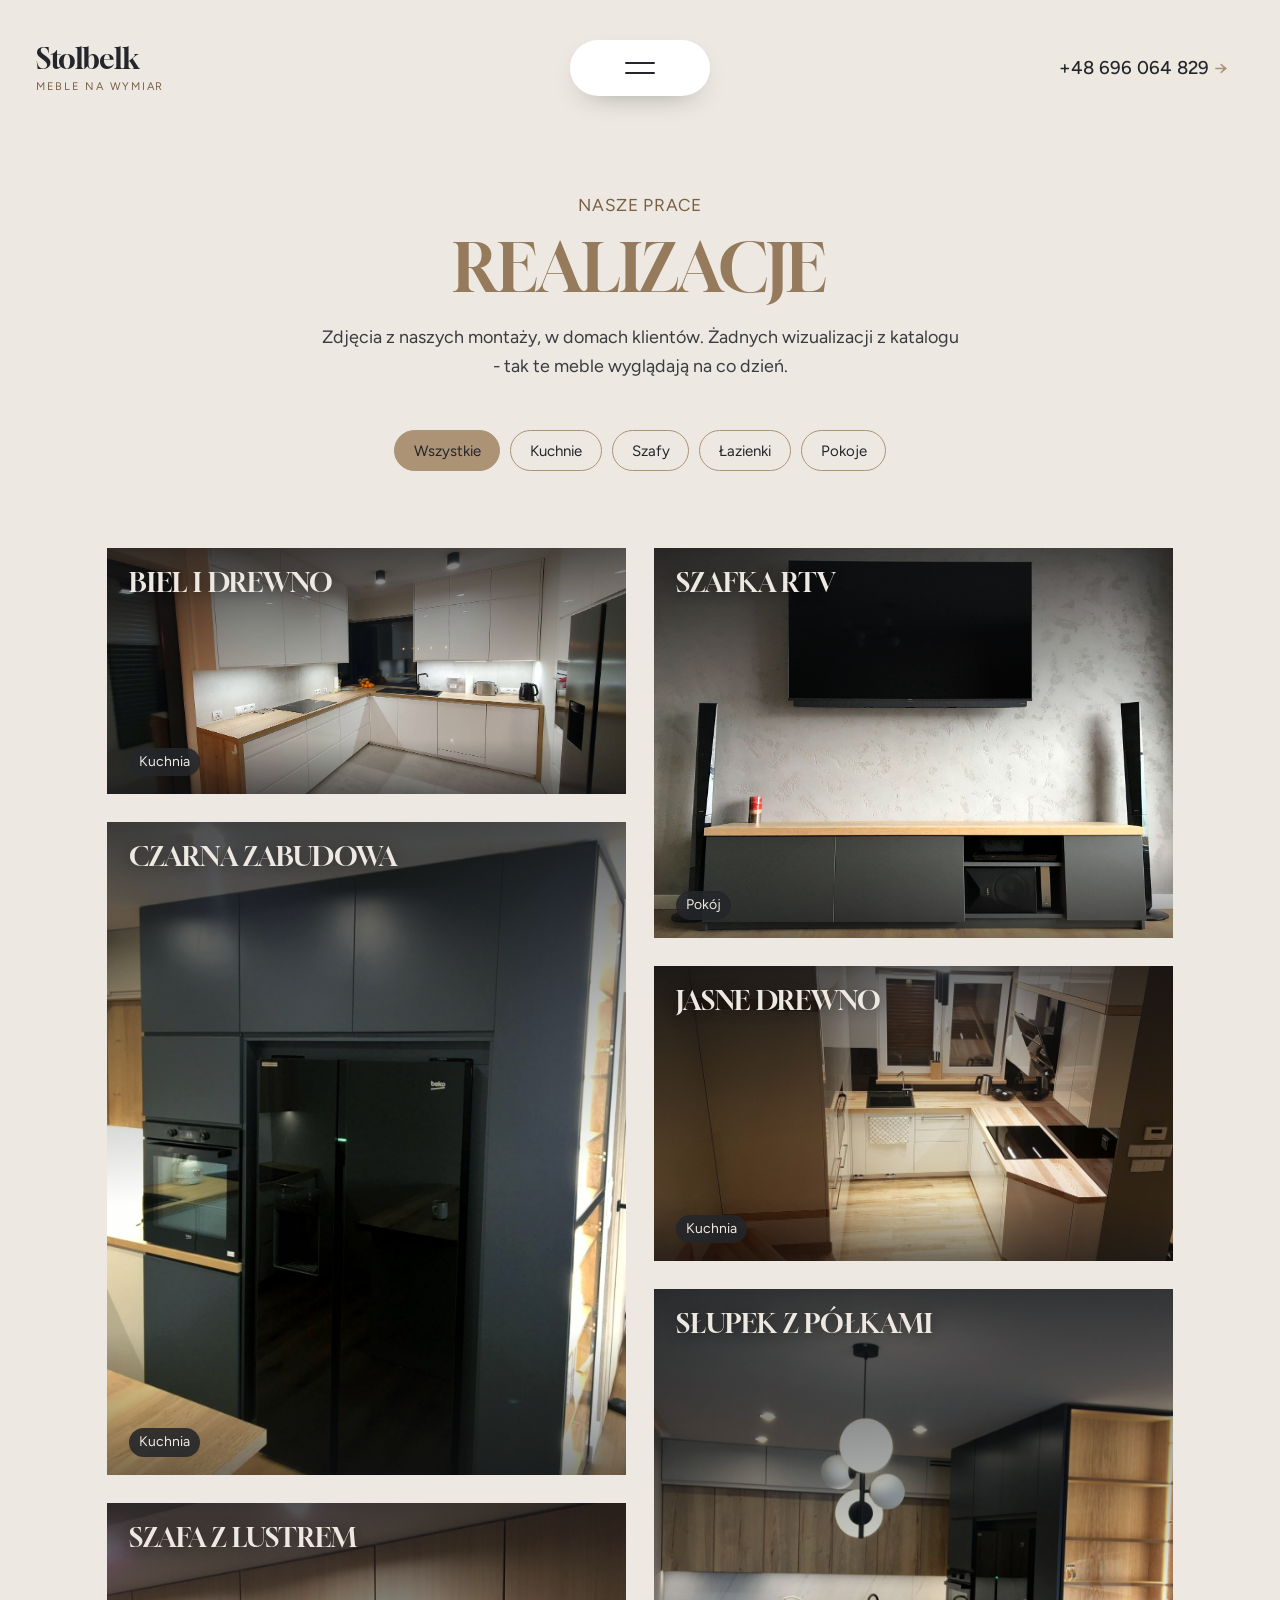
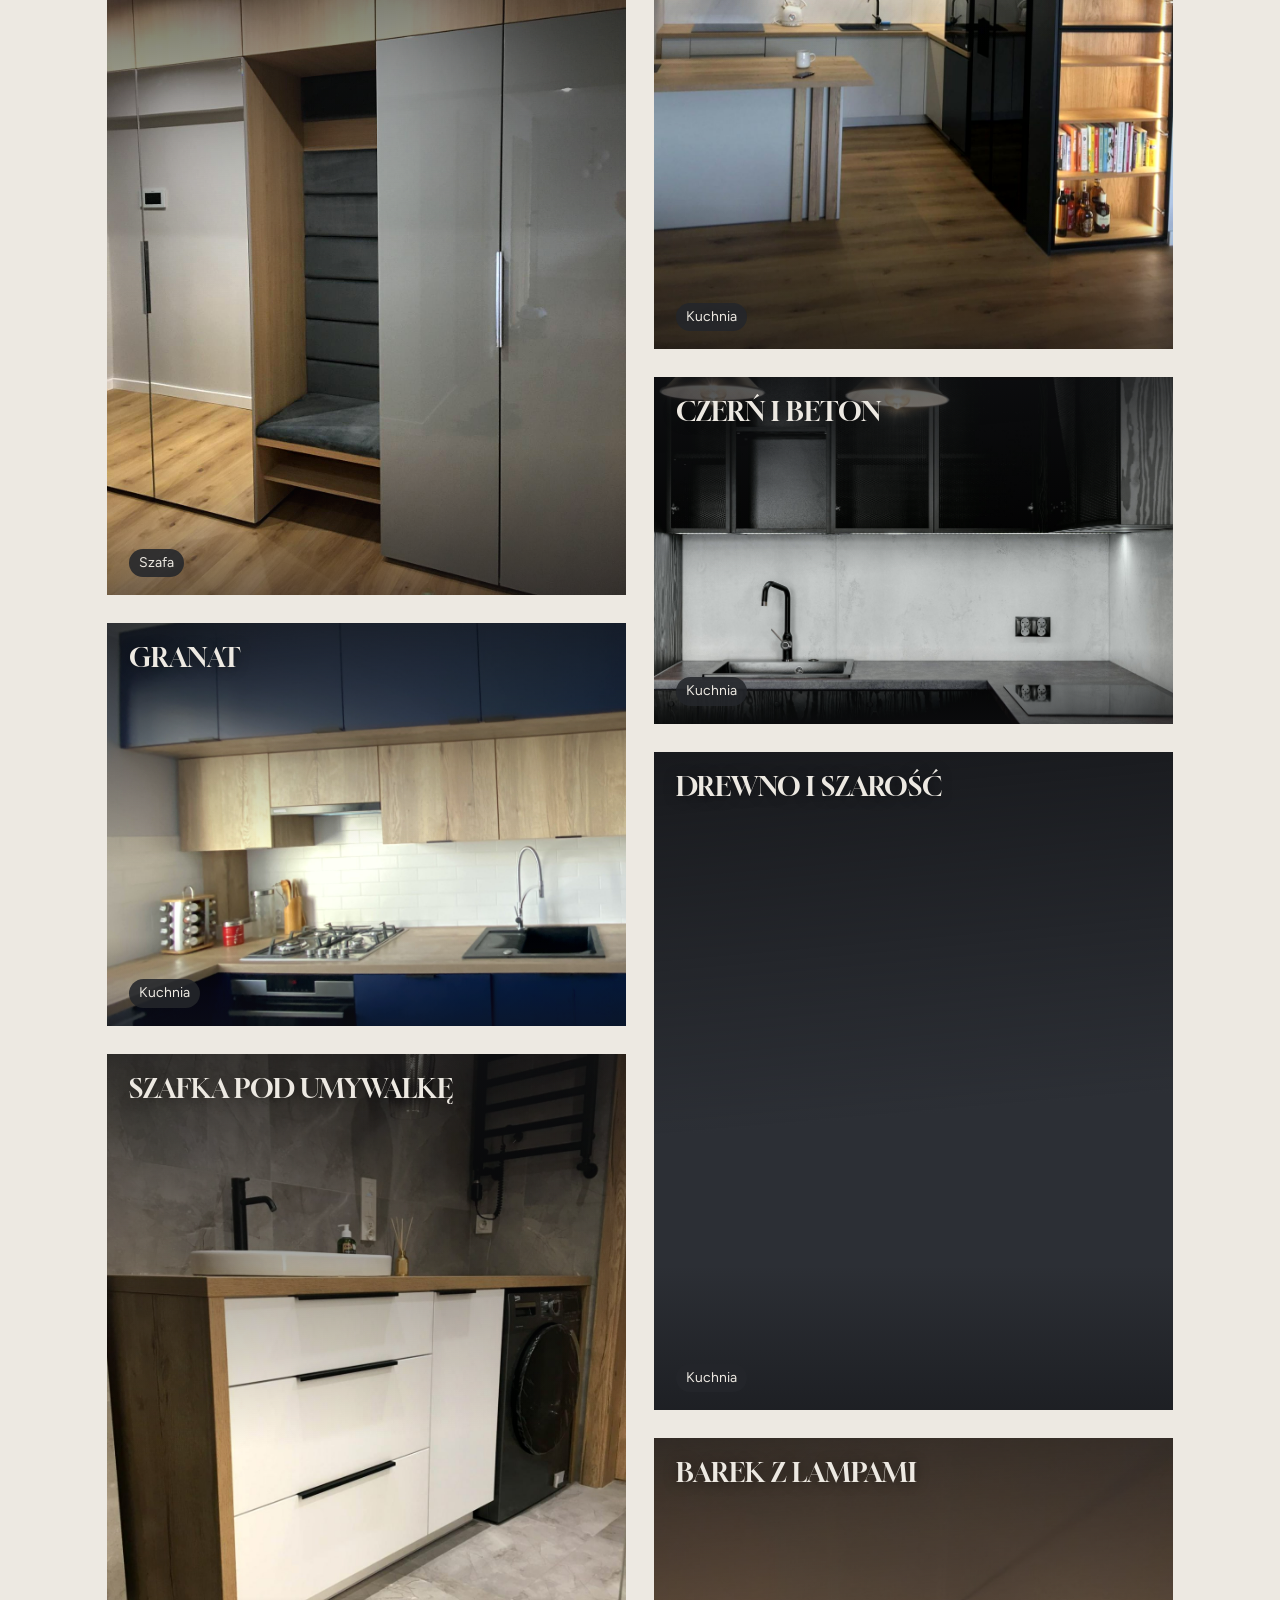
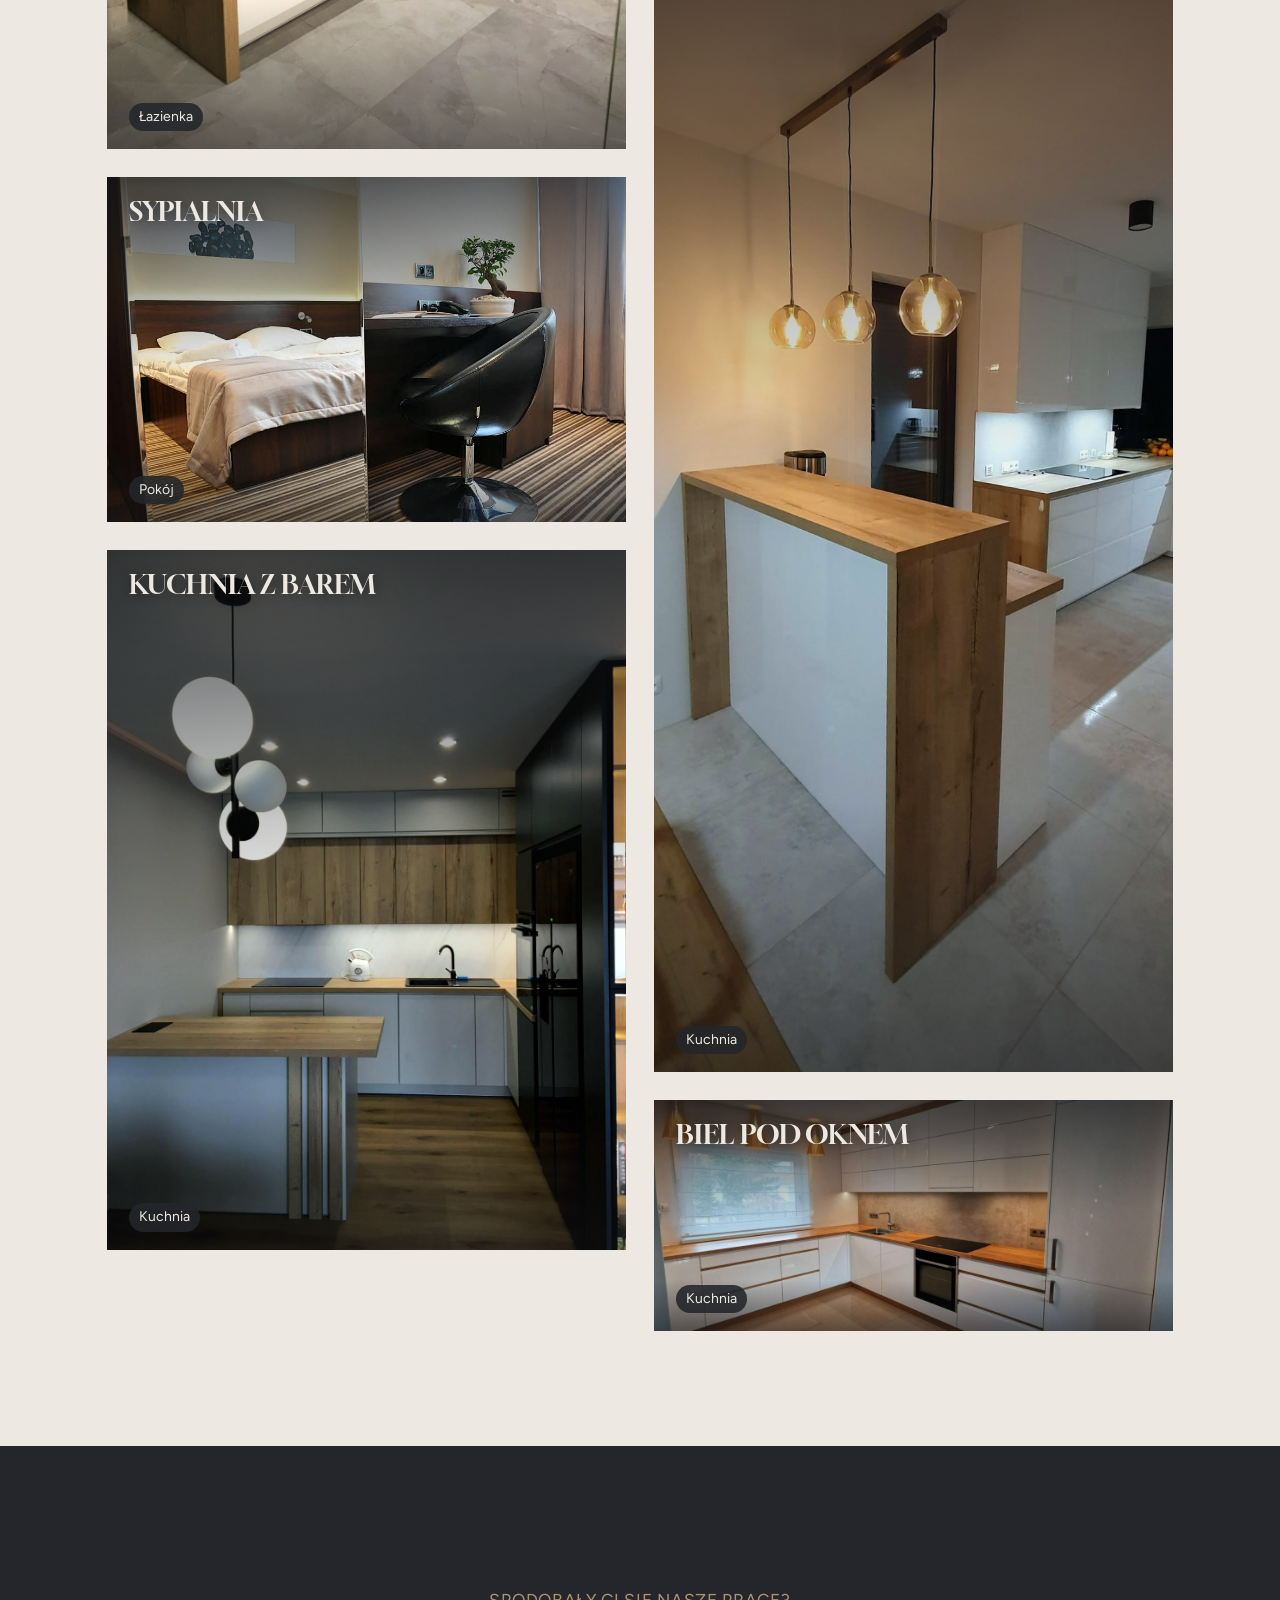
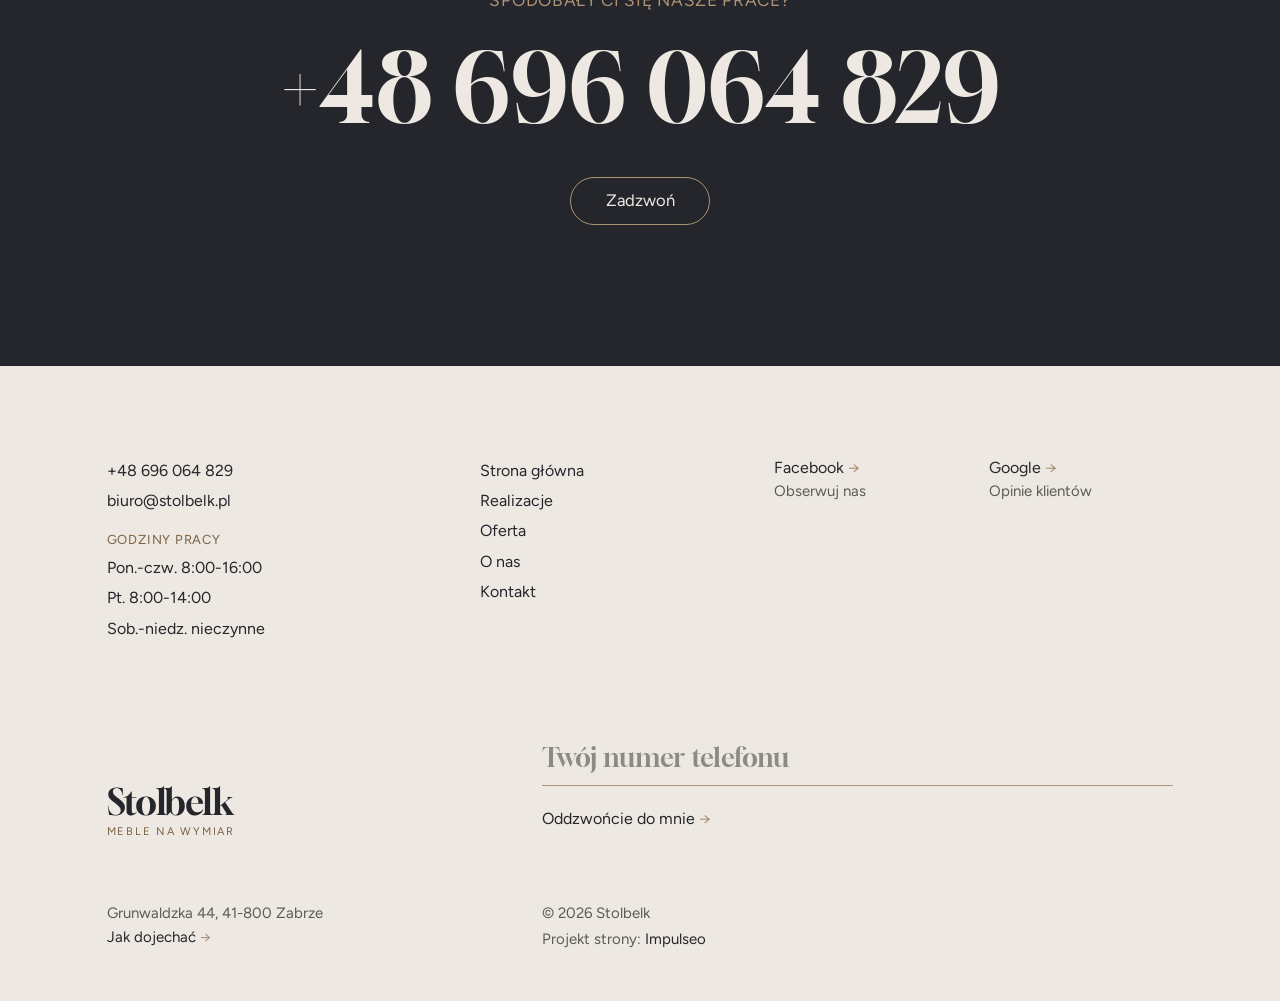
<file: realizacje.html>
<!DOCTYPE html>
<html lang="pl">
<head>
<meta charset="UTF-8">
<meta name="viewport" content="width=device-width, initial-scale=1.0">
<title>Realizacje - Stolbelk, meble na wymiar w Zabrzu</title>
<meta name="description" content="Zdjęcia kuchni, szaf i mebli łazienkowych na wymiar z montaży Stolbelk w domach klientów.">
<link rel="canonical" href="https://impulseo-pl.github.io/stolbelk/realizacje.html">
<meta name="robots" content="noindex, nofollow">
<meta name="theme-color" content="#ede9e2">
<meta property="og:type" content="website">
<meta property="og:locale" content="pl_PL">
<meta property="og:site_name" content="Stolbelk">
<meta property="og:title" content="Realizacje - Stolbelk, meble na wymiar w Zabrzu">
<meta property="og:description" content="Zdjęcia kuchni, szaf i mebli łazienkowych na wymiar z montaży Stolbelk w domach klientów.">
<meta property="og:url" content="https://impulseo-pl.github.io/stolbelk/realizacje.html">
<meta property="og:image" content="https://impulseo-pl.github.io/stolbelk/img/og.jpg">
<meta property="og:image:width" content="1200">
<meta property="og:image:height" content="630">
<meta name="twitter:card" content="summary_large_image">
<script type="application/ld+json">{"@context": "https://schema.org", "@type": "LocalBusiness", "name": "Stolbelk", "url": "https://impulseo-pl.github.io/stolbelk/", "telephone": "+48696064829", "email": "biuro@stolbelk.pl", "image": "https://impulseo-pl.github.io/stolbelk/img/og.jpg", "address": {"@type": "PostalAddress", "streetAddress": "Grunwaldzka 44", "postalCode": "41-800", "addressLocality": "Zabrze", "addressCountry": "PL"}, "geo": {"@type": "GeoCoordinates", "latitude": 50.3116658, "longitude": 18.7596633}, "openingHours": ["Mo-Th 08:00-16:00", "Fr 08:00-14:00"], "aggregateRating": {"@type": "AggregateRating", "ratingValue": "4.7", "reviewCount": "42"}, "areaServed": "Zabrze", "sameAs": ["https://www.facebook.com/Stolbelk/", "https://www.google.com/maps/place/Stolbelk/@50.3116658,18.7596633,714m/data=!3m2!1e3!4b1!4m6!3m5!1s0x4711321ceafa0b5f:0x9265c078d352d587!8m2!3d50.3116658!4d18.7596633!16s%2Fg%2F1tfq7z1x"]}</script>
<link rel="preconnect" href="https://fonts.googleapis.com">
<link rel="preconnect" href="https://fonts.gstatic.com" crossorigin>
<link href="https://fonts.googleapis.com/css2?family=Gloock&family=Figtree:wght@400;500;600&display=swap" rel="stylesheet">
<link rel="stylesheet" href="assets/styles.css?v=20261013">
</head>
<body>

<header class="kh">
  <a class="kh-logo" href="index.html" aria-label="Stolbelk - strona główna"><span class="kh-name">Stolbelk</span><span class="kh-sub">Meble na wymiar</span></a>
  <a class="kh-phone" href="tel:+48696064829">+48 696 064 829 <span class="arr">→</span></a>
</header>
<button class="kh-menu" type="button" aria-expanded="false" aria-controls="menu"><span></span><span></span><b class="sr">Menu</b></button>
<div class="km" id="menu" aria-hidden="true">
  <a class="km-logo kh-logo" href="index.html"><span class="kh-name">Stolbelk</span><span class="kh-sub">Meble na wymiar</span></a>
  <div class="km-cols">
    <nav class="km-main" aria-label="Menu główne"><a href="index.html">Strona główna</a><a href="realizacje.html" aria-current="page">Realizacje</a><a href="oferta.html">Oferta</a><a href="o-nas.html">O&nbsp;nas</a><a href="kontakt.html">Kontakt</a></nav>
    <div class="km-col">
      <div class="km-ttl">Oferta</div>
      <a href="oferta.html#kuchnie">Kuchnie na wymiar</a>
      <a href="oferta.html#szafy">Szafy i&nbsp;garderoby</a>
      <a href="oferta.html#lazienki">Meble łazienkowe</a>
      <a href="oferta.html#pokoje">Meble do pokoju i&nbsp;RTV</a>
      <a href="oferta.html#fronty">Wymiana frontów</a>
    </div>
    <div class="km-col">
      <div class="km-ttl">Pracownia</div>
      <span>Grunwaldzka 44, 41-800 Zabrze</span>
      <span>Pon.-czw. 8:00-16:00</span>
      <span>Pt. 8:00-14:00</span>
    </div>
  </div>
  <div class="km-bot">
    <a href="https://www.facebook.com/Stolbelk/" target="_blank" rel="noopener">Facebook <small>Obserwuj nas</small></a>
    <a href="https://www.google.com/maps/place/Stolbelk/@50.3116658,18.7596633,714m/data=!3m2!1e3!4b1!4m6!3m5!1s0x4711321ceafa0b5f:0x9265c078d352d587!8m2!3d50.3116658!4d18.7596633!16s%2Fg%2F1tfq7z1x" target="_blank" rel="noopener">Google <small>Opinie klientów</small></a>
    <a href="tel:+48696064829">+48 696 064 829 <small>Zadzwoń</small></a>
    <a href="mailto:biuro@stolbelk.pl">biuro@stolbelk.pl <small>Napisz</small></a>
  </div>
</div>
<main>

<section class="k-ph k-center">
  <div class="wrap k-wrap">
    <p class="k-label">Nasze prace</p>
    <h1 class="k-giant k-giant-tan">Realizacje</h1>
    <p class="k-ph-sub">Zdjęcia z&nbsp;naszych montaży, w&nbsp;domach klientów. Żadnych wizualizacji z&nbsp;katalogu - tak te meble wyglądają na co dzień.</p>
    <div class="k-filters" role="group" aria-label="Filtruj realizacje">
      <button type="button" class="is-on" data-f="*">Wszystkie</button>
      <button type="button" data-f="kuchnie">Kuchnie</button>
      <button type="button" data-f="szafy">Szafy</button>
      <button type="button" data-f="lazienki">Łazienki</button>
      <button type="button" data-f="pokoje">Pokoje</button>
    </div>
  </div>
</section>
<section>
  <div class="wrap k-wrap k-gal">
    <figure class="k-g-item rv" data-cat="kuchnie"><img src="img/g1.jpg" alt="Realizacja Stolbelk: biel i drewno" width="2880" height="1365" decoding="async"><figcaption class="k-g-name">Biel i&nbsp;drewno</figcaption><span class="k-g-cat">Kuchnia</span></figure>
    <figure class="k-g-item rv" data-cat="kuchnie"><img src="img/g12.jpg" alt="Realizacja Stolbelk: czarna zabudowa" width="1240" height="1558" decoding="async"><figcaption class="k-g-name">Czarna zabudowa</figcaption><span class="k-g-cat">Kuchnia</span></figure>
    <figure class="k-g-item rv" data-cat="szafy"><img src="img/g3.jpg" alt="Realizacja Stolbelk: szafa z lustrem" width="1200" height="1600" decoding="async"><figcaption class="k-g-name">Szafa z&nbsp;lustrem</figcaption><span class="k-g-cat">Szafa</span></figure>
    <figure class="k-g-item rv" data-cat="kuchnie"><img src="img/g7.jpg" alt="Realizacja Stolbelk: granat" width="2398" height="1858" decoding="async"><figcaption class="k-g-name">Granat</figcaption><span class="k-g-cat">Kuchnia</span></figure>
    <figure class="k-g-item rv" data-cat="lazienki"><img src="img/g4.jpg" alt="Realizacja Stolbelk: szafka pod umywalkę" width="1168" height="1564" decoding="async"><figcaption class="k-g-name">Szafka pod umywalkę</figcaption><span class="k-g-cat">Łazienka</span></figure>
    <figure class="k-g-item rv" data-cat="pokoje"><img src="img/g10.jpg" alt="Realizacja Stolbelk: sypialnia" width="960" height="638" decoding="async"><figcaption class="k-g-name">Sypialnia</figcaption><span class="k-g-cat">Pokój</span></figure>
    <figure class="k-g-item rv" data-cat="kuchnie"><img src="img/g2.jpg" alt="Realizacja Stolbelk: kuchnia z barem" width="1154" height="1554" decoding="async"><figcaption class="k-g-name">Kuchnia z&nbsp;barem</figcaption><span class="k-g-cat">Kuchnia</span></figure>
    <figure class="k-g-item rv" data-cat="pokoje"><img src="img/g13.jpg" alt="Realizacja Stolbelk: szafka rtv" width="1600" height="1200" decoding="async"><figcaption class="k-g-name">Szafka RTV</figcaption><span class="k-g-cat">Pokój</span></figure>
    <figure class="k-g-item rv" data-cat="kuchnie"><img src="img/g9.jpg" alt="Realizacja Stolbelk: jasne drewno" width="2200" height="1253" loading="lazy" decoding="async"><figcaption class="k-g-name">Jasne drewno</figcaption><span class="k-g-cat">Kuchnia</span></figure>
    <figure class="k-g-item rv" data-cat="kuchnie"><img src="img/g5.jpg" alt="Realizacja Stolbelk: słupek z półkami" width="1204" height="1530" decoding="async"><figcaption class="k-g-name">Słupek z&nbsp;półkami</figcaption><span class="k-g-cat">Kuchnia</span></figure>
    <figure class="k-g-item rv" data-cat="kuchnie"><img src="img/g6.jpg" alt="Realizacja Stolbelk: czerń i beton" width="2200" height="1467" decoding="async"><figcaption class="k-g-name">Czerń i&nbsp;beton</figcaption><span class="k-g-cat">Kuchnia</span></figure>
    <figure class="k-g-item rv" data-cat="kuchnie"><img src="img/about.jpg" alt="Realizacja Stolbelk: drewno i szarość" width="1212" height="1536" loading="lazy" decoding="async"><figcaption class="k-g-name">Drewno i&nbsp;szarość</figcaption><span class="k-g-cat">Kuchnia</span></figure>
    <figure class="k-g-item rv" data-cat="kuchnie"><img src="img/g11.jpg" alt="Realizacja Stolbelk: barek z lampami" width="722" height="1716" decoding="async"><figcaption class="k-g-name">Barek z&nbsp;lampami</figcaption><span class="k-g-cat">Kuchnia</span></figure>
    <figure class="k-g-item rv" data-cat="kuchnie"><img src="img/g8.jpg" alt="Realizacja Stolbelk: biel pod oknem" width="1248" height="554" loading="lazy" decoding="async"><figcaption class="k-g-name">Biel pod oknem</figcaption><span class="k-g-cat">Kuchnia</span></figure>
  </div>
</section>

<section class="k-dark k-cta cta">
  <div class="wrap k-wrap rv">
    <p class="k-label">Spodobały Ci się nasze prace?</p>
    <a class="k-phone-xl" href="tel:+48696064829">+48 696 064 829</a>
    <div><a class="k-btn" href="tel:+48696064829">Zadzwoń</a></div>
  </div>
</section>
</main>

<footer class="kf">
  <div class="wrap k-wrap">
    <div class="kf-top">
      <div class="kf-list">
        <a href="tel:+48696064829">+48 696 064 829</a>
        <a href="mailto:biuro@stolbelk.pl">biuro@stolbelk.pl</a>
        <span class="kf-h">Godziny pracy</span>
        <span>Pon.-czw. 8:00-16:00</span>
        <span>Pt. 8:00-14:00</span>
        <span>Sob.-niedz. nieczynne</span>
      </div>
      <div class="kf-list"><a href="index.html">Strona główna</a><a href="realizacje.html">Realizacje</a><a href="oferta.html">Oferta</a><a href="o-nas.html">O&nbsp;nas</a><a href="kontakt.html">Kontakt</a></div>
      <a class="soc" href="https://www.facebook.com/Stolbelk/" target="_blank" rel="noopener" aria-label="Facebook - Stolbelk"><span>Facebook <span class="arr">→</span></span><small>Obserwuj nas</small></a>
      <a class="soc" href="https://www.google.com/maps/place/Stolbelk/@50.3116658,18.7596633,714m/data=!3m2!1e3!4b1!4m6!3m5!1s0x4711321ceafa0b5f:0x9265c078d352d587!8m2!3d50.3116658!4d18.7596633!16s%2Fg%2F1tfq7z1x" target="_blank" rel="noopener" aria-label="Google - Stolbelk"><span>Google <span class="arr">→</span></span><small>Opinie klientów</small></a>
    </div>
    <div class="kf-mid">
      <a class="kf-logo kh-logo" href="index.html"><span class="kh-name">Stolbelk</span><span class="kh-sub">Meble na wymiar</span></a>
      <form class="kf-form" action="https://formsubmit.co/biuro@stolbelk.pl" method="POST">
        <input type="hidden" name="_subject" value="Prośba o telefon ze strony Stolbelk">
        <input type="hidden" name="_captcha" value="false">
        <label for="kf-tel">Twój numer telefonu</label>
        <input id="kf-tel" name="telefon" type="tel" placeholder="Twój numer telefonu" required>
        <button type="submit">Oddzwońcie do mnie <span class="arr">→</span></button>
      </form>
    </div>
    <div class="kf-bot">
      <div>Grunwaldzka 44, 41-800 Zabrze<br><a href="https://www.google.com/maps/place/Stolbelk/@50.3116658,18.7596633,714m/data=!3m2!1e3!4b1!4m6!3m5!1s0x4711321ceafa0b5f:0x9265c078d352d587!8m2!3d50.3116658!4d18.7596633!16s%2Fg%2F1tfq7z1x" target="_blank" rel="noopener">Jak dojechać <span class="arr">→</span></a></div>
      <div class="kf-copy"><span>© 2026 Stolbelk</span><span>Projekt strony: <a class="foot-credit" href="https://impulseo.pl" target="_blank" rel="noopener">Impulseo</a></span></div>
    </div>
  </div>
</footer>
<div class="sticky-reserve"><a class="sr-book" href="kontakt.html">Zapytaj o&nbsp;wycenę</a><a class="sr-call" href="tel:+48696064829" aria-label="Zadzwoń"><svg class="ico-tel" width="16" height="16" viewBox="0 0 24 24" fill="none" aria-hidden="true"><path d="M6.6 10.8a15.5 15.5 0 0 0 6.6 6.6l2.2-2.2a1 1 0 0 1 1-.24 11.4 11.4 0 0 0 3.6.58 1 1 0 0 1 1 1V20a1 1 0 0 1-1 1A17 17 0 0 1 3 4a1 1 0 0 1 1-1h3.5a1 1 0 0 1 1 1c0 1.25.2 2.46.58 3.6a1 1 0 0 1-.25 1l-2.23 2.2Z" fill="currentColor"/></svg></a></div>
<div class="demo-wazne" data-do="2026-10-19" data-cykl="3" hidden><svg class="dw-ico" width="13" height="13" viewBox="0 0 24 24" fill="none" aria-hidden="true"><circle cx="12" cy="12" r="8.6" stroke="currentColor" stroke-width="1.8"/><path d="M12 7.2V12l3.3 2" stroke="currentColor" stroke-width="1.8" stroke-linecap="round"/></svg><span class="dw-txt"></span></div>

<script src="assets/main.js?v=20261013"></script>
</body>
</html>
</file>
<file: assets/styles.css>
/* Stolbelk - układ na wzór klindworthroofing.com (kremowe tło, grafit, brąz; szeryf + grotesk)
   Paleta: --cream tło, --ink ciemne sekcje i tekst, --tan akcent (na ciemnym),
   --tan-d akcent jako tekst na kremowym (kontrast 4,8:1), --tan-l duże napisy na kremowym (3,3:1). */
:root{
  --cream:#ede9e2; --cream-2:#e4dfd6; --ink:#24262b; --ink-2:#2c2f35;
  --tan:#ac9376; --tan-d:#7a6144; --tan-l:#957a5b;
  --mute-d:#5d5b57; --mute-l:#a3a19c; --line-d:rgba(36,38,43,.16); --line-l:rgba(237,233,226,.16);
  --paper:#ede9e2; --accent:#ac9376; --accent-d:#7a6144; --line:rgba(36,38,43,.16);
  --serif:'Gloock',Georgia,'Times New Roman',serif;
  --sans:'Figtree',system-ui,-apple-system,'Segoe UI',sans-serif;
  --pad:clamp(20px,8.33vw,120px);
  --ease:cubic-bezier(.22,.61,.36,1);
}
*,*::before,*::after{box-sizing:border-box}
html{-webkit-text-size-adjust:100%;scroll-behavior:smooth}
body{margin:0;background:var(--cream);color:var(--ink);font-family:var(--sans);font-size:17px;line-height:1.6;
  -webkit-font-smoothing:antialiased;-moz-osx-font-smoothing:grayscale;overflow-x:hidden}
body.km-open{overflow:hidden}
img{display:block;max-width:100%;height:auto}
a{color:inherit;text-decoration:none}
button{font:inherit;color:inherit;cursor:pointer}
h1,h2,h3,p{margin:0}
h1,h2,h3{text-wrap:balance}
.k-wrap{width:100%;max-width:1440px;margin:0 auto;padding-inline:var(--pad)}
.k-center{text-align:center}
.arr{color:var(--tan);display:inline-block;transition:transform .5s var(--ease)}
a:hover .arr,a:focus-visible .arr{transform:translateX(5px)}
:focus-visible{outline:2px solid var(--tan);outline-offset:3px}

/* etykieta (jak „LICENSE #” we wzorze) */
.k-label{font-size:clamp(14px,1.35vw,19px);text-transform:uppercase;letter-spacing:.04em;color:var(--tan-d);font-weight:400}
.k-dark .k-label{color:var(--tan)}
.k-vlabel{writing-mode:vertical-rl;transform:rotate(180deg);text-transform:uppercase;letter-spacing:.05em;
  color:var(--tan);font-size:clamp(14px,1.35vw,19px);white-space:nowrap}

/* przycisk-pigułka z obrysem */
.k-btn{display:inline-flex;align-items:center;gap:.5em;border:1px solid var(--tan);border-radius:999px;
  padding:.78em 2.05em;font-size:clamp(16px,1.3vw,19px);line-height:1.2;color:var(--ink);background:transparent;
  transition:background .45s var(--ease),color .45s var(--ease),border-color .45s var(--ease)}
.k-btn:hover,.k-btn:focus-visible{background:var(--ink);border-color:var(--ink);color:var(--cream)}
.k-dark .k-btn,.k-btn-light{color:var(--cream)}
.k-dark .k-btn:hover,.k-dark .k-btn:focus-visible,.k-btn-light:hover{background:var(--cream);border-color:var(--cream);color:var(--ink)}

/* ===== NAGŁÓWEK ===== */
.kh{position:absolute;top:0;left:0;right:0;z-index:50;height:136px;display:flex;align-items:center;
  justify-content:space-between;padding-inline:clamp(20px,2.8vw,40px)}
.kh-logo{display:inline-flex;flex-direction:column;line-height:1}
.kh-name{font-family:var(--serif);font-size:clamp(26px,2.3vw,33px);letter-spacing:-.01em;color:var(--ink)}
.kh-sub{font-size:11px;text-transform:uppercase;letter-spacing:.16em;color:var(--tan-d);margin-top:7px}
.kh-phone{font-size:clamp(17px,1.45vw,21px);font-weight:500;color:var(--ink);white-space:nowrap;
  background:rgba(237,233,226,.9);padding:8px 16px;border-radius:999px;-webkit-backdrop-filter:blur(6px);backdrop-filter:blur(6px)}
.kh-menu{position:fixed;top:40px;left:50%;transform:translateX(-50%);z-index:130;width:140px;height:56px;
  border:0;border-radius:999px;background:#fff;display:flex;flex-direction:column;align-items:center;justify-content:center;gap:8px;
  box-shadow:0 10px 30px -16px rgba(0,0,0,.45);transition:box-shadow .4s var(--ease)}
.kh-menu span{display:block;width:30px;height:2px;background:var(--ink);border-radius:2px;transition:transform .45s var(--ease)}
.kh-menu:hover{box-shadow:0 14px 34px -14px rgba(0,0,0,.55)}
.kh-menu[aria-expanded="true"] span:first-of-type{transform:translateY(5px) rotate(45deg)}
.kh-menu[aria-expanded="true"] span:last-of-type{transform:translateY(-5px) rotate(-45deg)}
.kh-menu .sr{position:absolute;width:1px;height:1px;overflow:hidden;clip:rect(0 0 0 0)}

/* menu pełnoekranowe */
.km{position:fixed;inset:0;z-index:120;background:var(--cream);overflow-y:auto;
  padding:136px var(--pad) 48px;display:none;flex-direction:column}
.km.is-open{display:flex;animation:kmFade .45s var(--ease) both}
@keyframes kmFade{from{opacity:0}to{opacity:1}}
.km-logo{position:absolute;top:0;left:clamp(20px,2.8vw,40px);height:136px;display:flex;justify-content:center;align-items:flex-start}
.km-cols{display:grid;grid-template-columns:minmax(0,1.6fr) minmax(0,1fr) minmax(0,1fr);gap:40px;margin-top:4vh}
.km-main a{display:block;font-family:var(--serif);text-transform:uppercase;font-size:clamp(34px,4.6vw,66px);line-height:1.12;
  color:var(--ink);transition:color .35s var(--ease)}
.km-main a:hover,.km-main a[aria-current="page"]{color:var(--tan-l)}
.km-ttl{font-size:15px;text-transform:uppercase;letter-spacing:.05em;color:var(--tan-d);margin-bottom:18px}
.km-col a,.km-col span{display:block;font-size:19px;line-height:1.9;color:var(--ink)}
.km-col a:hover{color:var(--tan-d)}
.km-bot{margin-top:auto;padding-top:48px;display:flex;flex-wrap:wrap;gap:28px 60px;border-top:1px solid var(--line-d);padding-block:32px 0}
.km-bot a{display:flex;flex-direction:column;font-size:18px}
.km-bot small{color:var(--mute-d);font-size:15px}
.km.is-open .km-main a{animation:kmIn .7s var(--ease) both}
.km.is-open .km-main a:nth-child(2){animation-delay:.05s}.km.is-open .km-main a:nth-child(3){animation-delay:.1s}
.km.is-open .km-main a:nth-child(4){animation-delay:.15s}.km.is-open .km-main a:nth-child(5){animation-delay:.2s}
@keyframes kmIn{from{opacity:0;transform:translateY(18px)}to{opacity:1;transform:none}}

/* ===== HERO ===== */
.k-hero{position:relative;min-height:100vh;min-height:100svh;display:flex;align-items:center;overflow:hidden;background:var(--cream)}
.k-hero-copy{position:relative;z-index:2;width:50%;padding:150px 0 90px var(--pad)}
.k-hero h1{font-family:var(--serif);font-weight:400;text-transform:uppercase;font-size:clamp(44px,5.1vw,76px);
  line-height:.94;letter-spacing:-.005em;margin:22px 0 28px;color:var(--ink)}
.k-lead{font-size:clamp(17px,1.4vw,20px);line-height:1.55;max-width:580px;color:#3a3b3f}
.k-hero .k-btn{margin-top:36px}
.k-hero-trust{margin-top:34px;color:var(--ink)}
.k-hero-art{position:absolute;top:0;right:0;bottom:0;width:51%;
  clip-path:polygon(46% 0,100% 0,100% 100%,37% 100%,0 49%)}
.k-hero-art img{width:100%;height:100%;object-fit:cover;object-position:38% 50%}
.k-bands{position:absolute;inset:0;width:100%;height:100%;fill:var(--cream);pointer-events:none}

/* ===== CIEMNE SEKCJE ===== */
.k-dark{background:var(--ink);color:var(--cream)}
.k-intro{padding:clamp(90px,12.5vw,180px) 0 clamp(70px,9vw,130px)}
.k-intro-grid{display:grid;grid-template-columns:minmax(0,3fr) minmax(0,8fr);align-items:start}
.k-intro-grid .k-vlabel{justify-self:center;margin-top:6px}
.k-intro-txt{font-size:clamp(20px,2vw,29px);line-height:1.34;font-weight:400;max-width:790px;color:var(--cream)}
.k-iwt{display:grid;grid-template-columns:minmax(0,688fr) minmax(0,132fr) minmax(0,380fr);margin-top:clamp(60px,7.5vw,108px);align-items:start}
.k-iwt-item{display:block}
.k-iwt-big{grid-column:1}
.k-iwt-small{grid-column:3}
.k-ph-img{overflow:hidden;background:var(--ink-2)}
.k-ph-img img{width:100%;aspect-ratio:3/2;object-fit:cover;transition:transform 1.4s var(--ease)}
.k-iwt-item:hover img,.k-card:hover img,.k-car-item a:hover img,.k-g-item:hover img{transform:scale(1.05)}
.k-iwt-t{display:block;margin-top:30px;font-size:clamp(17px,1.45vw,21px)}
.k-iwt-s{display:block;color:var(--mute-l);font-size:clamp(16px,1.45vw,21px);margin-top:2px}

/* ===== REALIZACJE (wielki napis + karty nachodzące na siebie) ===== */
.k-work{padding:clamp(80px,11vw,160px) 0 clamp(80px,9vw,130px)}
.k-giant{font-family:var(--serif);font-weight:400;text-transform:uppercase;text-align:center;line-height:.86;
  font-size:clamp(52px,12.4vw,182px);letter-spacing:-.01em;color:var(--cream);margin:0 0 clamp(50px,7vw,100px)}
.k-stack{padding-inline:clamp(12px,2.8vw,40px)}
.k-card{position:sticky;top:52px;display:block;margin:0 auto 7vh;height:min(74vh,52vw);min-height:280px;
  width:calc(100% - (2 - var(--i,0)) * 2.8vw);overflow:hidden;background:var(--ink-2)}
.k-card:last-child{margin-bottom:0}
.k-card img{width:100%;height:100%;object-fit:cover;transition:transform 1.6s var(--ease)}
.k-card::after{content:"";position:absolute;inset:0;background:linear-gradient(160deg,rgba(18,19,22,.55) 0%,rgba(18,19,22,.12) 42%,rgba(18,19,22,0) 70%)}
.k-card-name{text-shadow:0 1px 18px rgba(0,0,0,.35);position:absolute;z-index:2;top:clamp(22px,6.5%,64px);left:clamp(22px,6%,82px);font-family:var(--serif);
  text-transform:uppercase;font-size:clamp(34px,5.2vw,76px);line-height:1;color:var(--cream)}
.k-card-cap{position:absolute;z-index:2;left:clamp(22px,6%,82px);top:calc(clamp(22px,6.5%,64px) + clamp(44px,6.2vw,92px));
  font-size:clamp(15px,1.25vw,18px);color:rgba(237,233,226,.9)}
.k-work .k-center{margin-top:clamp(50px,6vw,80px)}

/* ===== OFERTA - karuzela ===== */
.k-svc{padding:clamp(90px,11vw,160px) 0 clamp(80px,9.5vw,140px)}
.k-h2{font-family:var(--serif);font-weight:400;font-size:clamp(28px,3vw,44px);line-height:1.18;color:var(--ink)}
.k-svc .k-h2{max-width:640px;margin:18px auto 0}
.k-car{--iw:clamp(260px,33.5vw,482px);--gap:clamp(24px,9.2vw,132px);position:relative;margin-top:clamp(50px,5vw,72px);padding-left:var(--pad)}
.k-car-track{display:flex;gap:var(--gap);overflow-x:auto;scroll-snap-type:x mandatory;scrollbar-width:none;
  padding-right:var(--pad);scroll-padding-left:0;overscroll-behavior-x:contain}
.k-car-track::-webkit-scrollbar{display:none}
.k-car-item{flex:0 0 var(--iw);scroll-snap-align:start}
.k-car-item .k-ph-img{background:var(--cream-2)}
.k-car-item h3{font-family:var(--sans);font-weight:400;font-size:clamp(18px,1.45vw,21px);margin:26px 0 8px}
.k-car-item p{color:var(--mute-d);font-size:clamp(15px,1.15vw,17px);line-height:1.6;max-width:440px}
.k-car-nav{position:absolute;top:0;left:calc(var(--pad) + 2 * var(--iw) + var(--gap) + (var(--gap) - 56px) / 2);
  display:flex;flex-direction:column;gap:14px;z-index:3}
.k-round{width:56px;height:56px;border-radius:50%;border:1px solid var(--tan);background:var(--cream);color:var(--ink);
  display:flex;align-items:center;justify-content:center;font-size:18px;transition:background .4s var(--ease),color .4s var(--ease)}
.k-round:hover{background:var(--ink);color:var(--cream);border-color:var(--ink)}
.k-dark .k-round{background:var(--ink);color:var(--cream)}
.k-dark .k-round:hover{background:var(--cream);color:var(--ink);border-color:var(--cream)}
.k-car-bar{position:relative;margin-top:48px;height:1px;background:var(--line-d);width:calc(2 * var(--iw) + var(--gap));max-width:calc(100% - var(--pad))}
.k-car-bar span{position:absolute;left:0;top:-1px;height:3px;width:30%;background:var(--ink);transition:transform .3s linear}
.k-svc .k-center{margin-top:clamp(50px,5.5vw,80px)}

/* ===== OKNO NA NIERUCHOME ZDJĘCIE (stopklatka) - działa przez clip-path, także na iPhonie ===== */
.stopklatka{position:relative;height:min(100vh,66vw);min-height:320px;clip-path:inset(0 0 0 0);padding:0}
.stk-bg{position:fixed;top:0;left:0;width:100%;height:100vh;background-size:cover;background-position:center}
/* warstwa fixed istnieje tylko, gdy okno jest blisko ekranu (JS); bez JS zawsze widoczna */
html.stk-on .stopklatka:not(.is-near) .stk-bg{visibility:hidden}

/* ===== OPINIE ===== */
.k-op{padding:clamp(90px,10vw,150px) 0 0}
.k-op-box{display:grid;grid-template-columns:minmax(0,1fr) 56px;column-gap:clamp(18px,2.2vw,30px)}
.k-op-slides{display:grid}
.k-op-slide{grid-area:1/1;display:grid;grid-template-columns:minmax(0,1fr) minmax(0,1fr);column-gap:clamp(24px,9.2vw,132px);
  margin:0;opacity:0;visibility:hidden;transition:opacity .7s var(--ease),visibility .7s}
.k-op-slide.is-on{opacity:1;visibility:visible}
.k-op-slide blockquote{margin:0;font-family:var(--serif);font-size:clamp(23px,2.3vw,34px);line-height:1.3;color:var(--cream)}
.k-op-slide figcaption{margin-top:30px;font-size:17px;color:var(--tan)}
.k-op-slide figcaption span{color:var(--mute-l)}
.k-op-img{overflow:hidden;background:var(--ink-2)}
.k-op-img img{width:100%;aspect-ratio:7/8;object-fit:cover}
.k-op-nav{display:flex;flex-direction:column;gap:14px}
.k-kudos{padding:clamp(100px,12vw,180px) 0 clamp(60px,6vw,90px);text-align:center}
.k-kudos .k-giant{margin-bottom:28px;font-size:clamp(110px,21vw,320px)}
.op-meta{margin:14px 0 0;display:flex;justify-content:center}
.op-google{display:inline-flex;align-items:center;gap:.55em;color:var(--cream);font-size:18px;padding:6px 2px}
.op-google .arr{color:var(--tan)}
.g-badge{display:inline-flex;align-items:center;gap:.62em;padding:.55em 1.05em;border-radius:999px;
  border:1px solid color-mix(in srgb,currentColor 24%,transparent);font-size:.98rem;line-height:1;font-weight:500;white-space:nowrap;max-width:100%}
.g-badge .gb-ico,.g-badge .gb-stars{flex:none}
.g-badge .gb-ocena{font-weight:700;font-size:1.06em}
.k-mq{overflow:hidden;border-top:1px solid var(--line-l);border-bottom:1px solid var(--line-l);padding:30px 0;margin-top:clamp(50px,6vw,90px)}
.k-mq-track{display:flex;width:max-content;animation:kmq 46s linear infinite}
.k-mq-track span{font-family:var(--serif);font-size:clamp(22px,2.2vw,32px);color:rgba(237,233,226,.78);white-space:nowrap;padding-right:56px;display:inline-flex;align-items:center;gap:56px}
.k-mq-track span::after{content:"";width:9px;height:9px;background:var(--tan);transform:rotate(45deg)}
@keyframes kmq{to{transform:translateX(-50%)}}

/* ===== CTA ===== */
.k-cta{padding:clamp(100px,11vw,160px) 0 clamp(100px,11vw,160px);text-align:center}
.k-phone-xl{display:inline-block;font-family:var(--serif);font-size:clamp(40px,7.4vw,108px);line-height:1;color:var(--cream);margin:26px 0 42px;letter-spacing:-.01em}
.k-phone-xl:hover{color:var(--tan)}

/* ===== STOPKA ===== */
.kf{background:var(--cream);color:var(--ink);padding:clamp(70px,7vw,100px) 0 50px}
.kf a:hover{color:var(--tan-d)}
.kf-top{display:grid;grid-template-columns:minmax(0,1.3fr) minmax(0,1fr) minmax(0,.7fr) minmax(0,.7fr);gap:30px}
.kf-list a,.kf-list span{display:block;font-size:16px;line-height:1.9}
.kf-h{color:var(--tan-d);text-transform:uppercase;font-size:13px !important;letter-spacing:.06em;margin-top:12px}
.soc{display:flex;flex-direction:column;font-size:16px;line-height:1.5}
.soc small{color:var(--mute-d);font-size:15px}
.kf-mid{display:grid;grid-template-columns:minmax(0,1fr) minmax(0,1.6fr);gap:40px;align-items:end;margin-top:clamp(60px,7vw,110px)}
.kf-logo .kh-name{font-size:clamp(30px,2.8vw,40px)}
.kf-form{display:flex;flex-direction:column;gap:14px}
.kf-form label{position:absolute;width:1px;height:1px;overflow:hidden;clip:rect(0 0 0 0)}
.kf-form input{border:0;border-bottom:1px solid var(--tan);background:transparent;font-family:var(--serif);font-size:clamp(22px,2vw,30px);
  padding:8px 0 12px;color:var(--ink);outline:none;width:100%}
.kf-form input::placeholder{color:#8d8a84}
.kf-form button{align-self:flex-start;border:0;background:none;padding:6px 0;font-size:16px}
.kf-bot{display:grid;grid-template-columns:minmax(0,1fr) minmax(0,1.6fr);gap:40px;margin-top:clamp(50px,5vw,80px);font-size:15px;color:var(--mute-d)}
.kf-bot a{color:var(--ink)}
.kf-copy{display:flex;flex-direction:column;gap:2px}

/* ===== PODSTRONY: nagłówek tekstowy ===== */
.k-ph{padding:clamp(150px,15vw,220px) 0 clamp(50px,6vw,90px)}
.k-ph h1{font-family:var(--serif);font-weight:400;text-transform:uppercase;font-size:clamp(44px,5.2vw,78px);line-height:.95;margin-top:16px}
.k-ph-sub{margin-top:24px;font-size:clamp(17px,1.4vw,20px);max-width:640px;color:#3a3b3f}
.k-ph.k-center .k-ph-sub{margin-inline:auto}

/* realizacje: wielki napis + filtry + galeria murowana (pionowe zdjęcia bez ucinania) */
.k-giant-tan{color:var(--tan-l);margin:18px 0 0}
.k-filters{display:flex;flex-wrap:wrap;gap:10px;justify-content:center;margin-top:clamp(30px,4vw,50px)}
.k-filters button{border:1px solid var(--tan);background:transparent;border-radius:999px;padding:.5em 1.25em;font-size:15px;color:var(--ink);
  transition:background .35s var(--ease)}
.k-filters button.is-on,.k-filters button:hover{background:var(--tan);color:var(--ink)}
.k-gal{columns:3 340px;column-gap:28px;padding-bottom:clamp(80px,9vw,140px)}
.k-g-item{position:relative;display:block;break-inside:avoid;margin:0 0 28px;overflow:hidden;background:var(--ink-2)}
.k-g-item[hidden]{display:none}
.k-g-item img{width:100%;transition:transform 1.4s var(--ease)}
.k-g-item::after{content:"";position:absolute;inset:0;background:linear-gradient(175deg,rgba(18,19,22,.78) 0%,rgba(18,19,22,.35) 30%,rgba(18,19,22,0) 55%),linear-gradient(0deg,rgba(18,19,22,.55) 0%,rgba(18,19,22,0) 22%)}
.k-g-name{position:absolute;z-index:2;top:20px;left:22px;right:22px;text-shadow:0 1px 14px rgba(0,0,0,.45);font-family:var(--serif);text-transform:uppercase;font-size:clamp(22px,2.1vw,30px);line-height:1.05;color:var(--cream)}
.k-g-cat{position:absolute;z-index:2;left:22px;bottom:18px;font-size:14px;color:var(--cream);background:rgba(36,38,43,.88);padding:3px 10px;border-radius:999px}

/* oferta: wiersze usług + kroki */
.k-svc-intro{padding:clamp(80px,10vw,150px) 0}
.k-svc-intro .k-intro-grid{gap:0}
.k-svc-intro .k-sub-tan{color:var(--tan);font-size:15px;text-transform:uppercase;letter-spacing:.05em;margin-bottom:16px}
.k-svc-intro .k-btn{margin-top:36px}
.k-rows{padding:clamp(80px,10vw,150px) 0}
.k-row{display:grid;grid-template-columns:minmax(0,5fr) minmax(0,6fr);gap:clamp(30px,7vw,110px);align-items:center;scroll-margin-top:90px}
.k-row + .k-row{margin-top:clamp(70px,9vw,130px)}
.k-row.rev .k-row-art{order:2}
.k-row-art{overflow:hidden;background:var(--cream-2)}
.k-row-art img{width:100%;aspect-ratio:4/5;object-fit:cover}
.k-row h2{font-family:var(--serif);font-weight:400;text-transform:uppercase;font-size:clamp(30px,3.3vw,48px);line-height:1;margin:14px 0 22px}
.k-row p{color:var(--mute-d);max-width:540px}
.k-row .k-link{display:inline-block;margin-top:24px;font-size:18px}
.k-steps{padding:clamp(80px,10vw,150px) 0}
.k-steps .k-h2{color:var(--cream);text-align:center;text-transform:uppercase}
.k-steps-grid{display:grid;grid-template-columns:repeat(4,minmax(0,1fr));gap:clamp(20px,3vw,44px);margin-top:clamp(50px,6vw,90px)}
.k-step{border-top:1px solid var(--line-l);padding-top:26px}
.k-step-n{font-family:var(--serif);font-size:clamp(56px,6vw,92px);line-height:1;color:var(--tan)}
.k-step h3{font-family:var(--sans);font-weight:500;font-size:20px;margin:18px 0 10px}
.k-step p{color:var(--mute-l);font-size:16px}

/* o nas */
.k-story{display:grid;grid-template-columns:minmax(0,4fr) minmax(0,7fr);gap:clamp(30px,5vw,80px);align-items:start;padding-bottom:clamp(80px,10vw,150px)}
.k-story p{color:#3a3b3f;font-size:16px}
.k-story p + p{margin-top:16px}
.k-story .k-ph-img img{aspect-ratio:4/3}
.k-h2-duo{font-family:var(--serif);font-weight:400;text-transform:uppercase;font-size:clamp(34px,4vw,58px);line-height:1;text-align:center;margin-bottom:clamp(50px,6vw,80px)}
.k-h2-duo span{color:var(--tan)}
.k-acc{display:flex;gap:0;min-height:520px;margin-top:clamp(60px,7vw,100px);border-top:1px solid var(--line-l)}
.k-acc-it{flex:0 0 92px;border-right:1px solid var(--line-l);display:flex;transition:flex-basis .8s var(--ease);overflow:hidden;position:relative}
.k-acc-it.is-on{flex:1 1 auto}
.k-acc-btn{flex:0 0 92px;border:0;background:none;color:var(--cream);display:flex;flex-direction:column;align-items:center;justify-content:space-between;padding:24px 0}
.k-acc-n{font-family:var(--serif);font-size:44px;color:var(--tan);line-height:1}
.k-acc-t{writing-mode:vertical-rl;transform:rotate(180deg);font-family:var(--serif);text-transform:uppercase;font-size:28px;letter-spacing:.02em}
.k-acc-body{display:grid;grid-template-columns:minmax(0,1fr) minmax(0,1fr);gap:30px;padding:24px 30px 30px 0;min-width:560px;opacity:0;transition:opacity .5s var(--ease)}
.k-acc-it.is-on .k-acc-body{opacity:1;transition-delay:.3s}
.k-acc-it.is-on .k-acc-t{opacity:0}
.k-acc-t{transition:opacity .4s var(--ease)}
.k-acc-body h3{font-family:var(--serif);font-weight:400;text-transform:uppercase;font-size:30px;margin-bottom:16px}
.k-acc-body p{color:var(--mute-l);font-size:16px}
.k-acc-body img{width:100%;height:100%;max-height:440px;object-fit:cover}
.k-hours{display:grid;grid-template-columns:repeat(3,minmax(0,1fr));gap:24px;margin-top:30px}
.k-hours div{border-top:1px solid var(--line-d);padding-top:16px}
.k-hours b{display:block;font-weight:500}
.k-hours span{color:var(--mute-d)}

/* kontakt */
.k-crow{display:grid;grid-template-columns:minmax(0,1.3fr) repeat(3,minmax(0,1fr));gap:30px;padding-bottom:clamp(60px,7vw,100px);border-bottom:1px solid var(--line-d)}
.k-crow a,.k-crow div{display:flex;flex-direction:column;font-size:17px}
.k-crow small{color:var(--mute-d);font-size:16px}
.k-quote{display:grid;grid-template-columns:minmax(0,1fr) minmax(0,1fr);gap:clamp(30px,7vw,110px);padding:clamp(60px,7vw,110px) 0}
.k-quote .k-ph-img img{aspect-ratio:4/5}
.k-form{display:flex;flex-direction:column;gap:30px;margin-top:30px}
.k-form label{display:flex;flex-direction:column;font-size:15px;color:var(--mute-d)}
.k-form input,.k-form textarea{border:0;border-bottom:1px solid var(--tan);background:transparent;font:inherit;font-size:18px;color:var(--ink);padding:10px 0;outline:none;resize:vertical}
.k-form textarea{min-height:130px;border:1px solid var(--tan);padding:12px;margin-top:8px}
.k-form input:focus,.k-form textarea:focus{border-color:var(--ink)}
.k-form .k-btn{align-self:flex-start}
.k-note{font-size:14px;color:var(--mute-d)}
.k-map{width:100%;height:420px;border:0;display:block;filter:grayscale(.35)}

/* pojawianie się sekcji (tylko gdy JS działa; zabezpieczenie w main.js) */
html.rv-on .rv{opacity:0;transform:translateY(26px);transition:opacity .9s var(--ease),transform .9s var(--ease)}
html.rv-on .rv.in{opacity:1;transform:none}

/* ===== licznik dema + pasek telefonu (mobile) ===== */
.demo-wazne{position:fixed;bottom:18px;right:18px;z-index:95;display:inline-flex;align-items:center;gap:.45em;
  background:rgba(36,38,43,.86);color:#fff;font-size:.72rem;font-weight:600;padding:.42em .8em .42em .62em;border-radius:999px;
  backdrop-filter:saturate(140%) blur(8px);border:1px solid rgba(255,255,255,.14);pointer-events:none;
  opacity:0;transform:translateY(10px);transition:opacity .7s var(--ease),transform .7s var(--ease)}
.demo-wazne.is-on{opacity:1;transform:none}
.demo-wazne .dw-ico{flex:none;opacity:.85}
.demo-wazne b{font-weight:700;font-variant-numeric:tabular-nums;color:#FFD9A3}
.demo-wazne .dw-zeg{font-variant-numeric:tabular-nums;opacity:.72;margin-left:.15em}
.demo-wazne.is-pilne{background:rgba(150,32,28,.9)}
.demo-wazne .dw-pilne{color:#FFE0DE}
.sticky-reserve{display:none}

/* ===== RESPONSYWNOŚĆ ===== */
@media (max-width:1100px){
  .km-cols{grid-template-columns:minmax(0,1fr) minmax(0,1fr)}
  .km-main{grid-column:1/-1}
  .k-steps-grid{grid-template-columns:repeat(2,minmax(0,1fr))}
  .kf-top{grid-template-columns:minmax(0,1fr) minmax(0,1fr)}
  .k-crow{grid-template-columns:minmax(0,1fr) minmax(0,1fr)}
}
@media (max-width:900px){
  .kh{height:84px}
  .kh-phone{display:none}
  .kh-menu{top:16px;left:auto;right:16px;transform:none;width:76px;height:50px;gap:7px}
  .kh-menu[aria-expanded="true"] span:first-of-type{transform:translateY(4.5px) rotate(45deg)}
  .kh-menu[aria-expanded="true"] span:last-of-type{transform:translateY(-4.5px) rotate(-45deg)}
  .km{padding-top:100px}
  .km-logo{height:84px}
  .k-hero{display:block;min-height:0}
  .k-hero-copy{width:auto;padding:120px var(--pad) 46px}
  .k-hero-art{position:relative;width:100%;height:min(112vw,620px);clip-path:polygon(0 14%,100% 0,100% 100%,0 100%)}
  .k-intro-grid{grid-template-columns:1fr}
  .k-intro-grid .k-vlabel{writing-mode:horizontal-tb;transform:none;justify-self:start;margin:0 0 22px}
  .k-iwt{grid-template-columns:1fr;gap:56px}
  .k-iwt-big,.k-iwt-small{grid-column:1}
  .k-iwt-small{width:72%;justify-self:end}
  .k-car-nav{position:static;flex-direction:row;justify-content:flex-end;padding-right:var(--pad);margin-top:26px}
  .k-car-bar{margin-top:22px;width:calc(100% - var(--pad))}
  .k-op-box{grid-template-columns:1fr}
  .k-op-slide{grid-template-columns:1fr;row-gap:34px}
  .k-op-img{max-width:440px}
  .k-op-nav{flex-direction:row;margin-top:30px}
  .kf-mid,.kf-bot{grid-template-columns:1fr}
  .k-row,.k-quote,.k-story{grid-template-columns:1fr}
  .k-row.rev .k-row-art{order:0}
  .k-acc{flex-direction:column;min-height:0}
  .k-acc-it,.k-acc-it.is-on{flex:none;border-right:0;border-bottom:1px solid var(--line-l);flex-direction:column}
  .k-acc-btn{flex:none;flex-direction:row;justify-content:flex-start;gap:20px;padding:20px 0;width:100%}
  .k-acc-t{writing-mode:horizontal-tb;transform:none;font-size:24px}
  .k-acc-n{font-size:34px}
  .k-acc-body{grid-template-columns:1fr;min-width:0;padding:0 0 28px;display:none}
  .k-acc-it.is-on .k-acc-body{display:grid}
  .k-acc-it.is-on .k-acc-t{opacity:1}
  .k-acc-body h3{display:none}
  .k-hours{grid-template-columns:1fr}
  .demo-wazne{bottom:70px;right:10px}
  .sticky-reserve{display:flex;position:fixed;left:0;right:0;bottom:0;z-index:90;background:var(--line);
    box-shadow:0 -6px 20px -10px rgba(0,0,0,.4);padding-bottom:env(safe-area-inset-bottom,0px);transition:transform .25s ease,opacity .25s ease}
  .sticky-reserve.schowany{transform:translateY(110%);opacity:0;pointer-events:none}
  .sticky-reserve a{padding:15px 8px;text-align:center;font-weight:600;font-size:.95rem}
  .sr-book{flex:1;background:var(--ink);color:var(--cream)}
  .sr-call{width:60px;background:var(--tan);color:var(--ink);display:flex;align-items:center;justify-content:center}
  body{padding-bottom:calc(56px + env(safe-area-inset-bottom,0px))}
}
@media (max-width:560px){
  .km-cols{grid-template-columns:1fr;gap:26px;margin-top:0}
  .km-col:first-of-type{display:none}
  .km-main a{font-size:32px;line-height:1.18}
  .km-col a,.km-col span{font-size:16px;line-height:1.7}
  .km-bot{gap:14px 28px;padding-top:22px}
  .km-bot a{font-size:15px}
  .k-steps-grid,.kf-top,.k-crow{grid-template-columns:1fr}
  .k-iwt-small{width:100%}
  .k-card{height:62vw;min-height:260px;width:100%}
  .k-card-cap{display:none}
  .k-gal{columns:1}
  .g-badge{font-size:.86rem;gap:.45em}
}
@media (prefers-reduced-motion:reduce){
  *,*::before,*::after{animation:none !important;transition:none !important;scroll-behavior:auto !important}
  html.rv-on .rv{opacity:1;transform:none}
}
</file>
